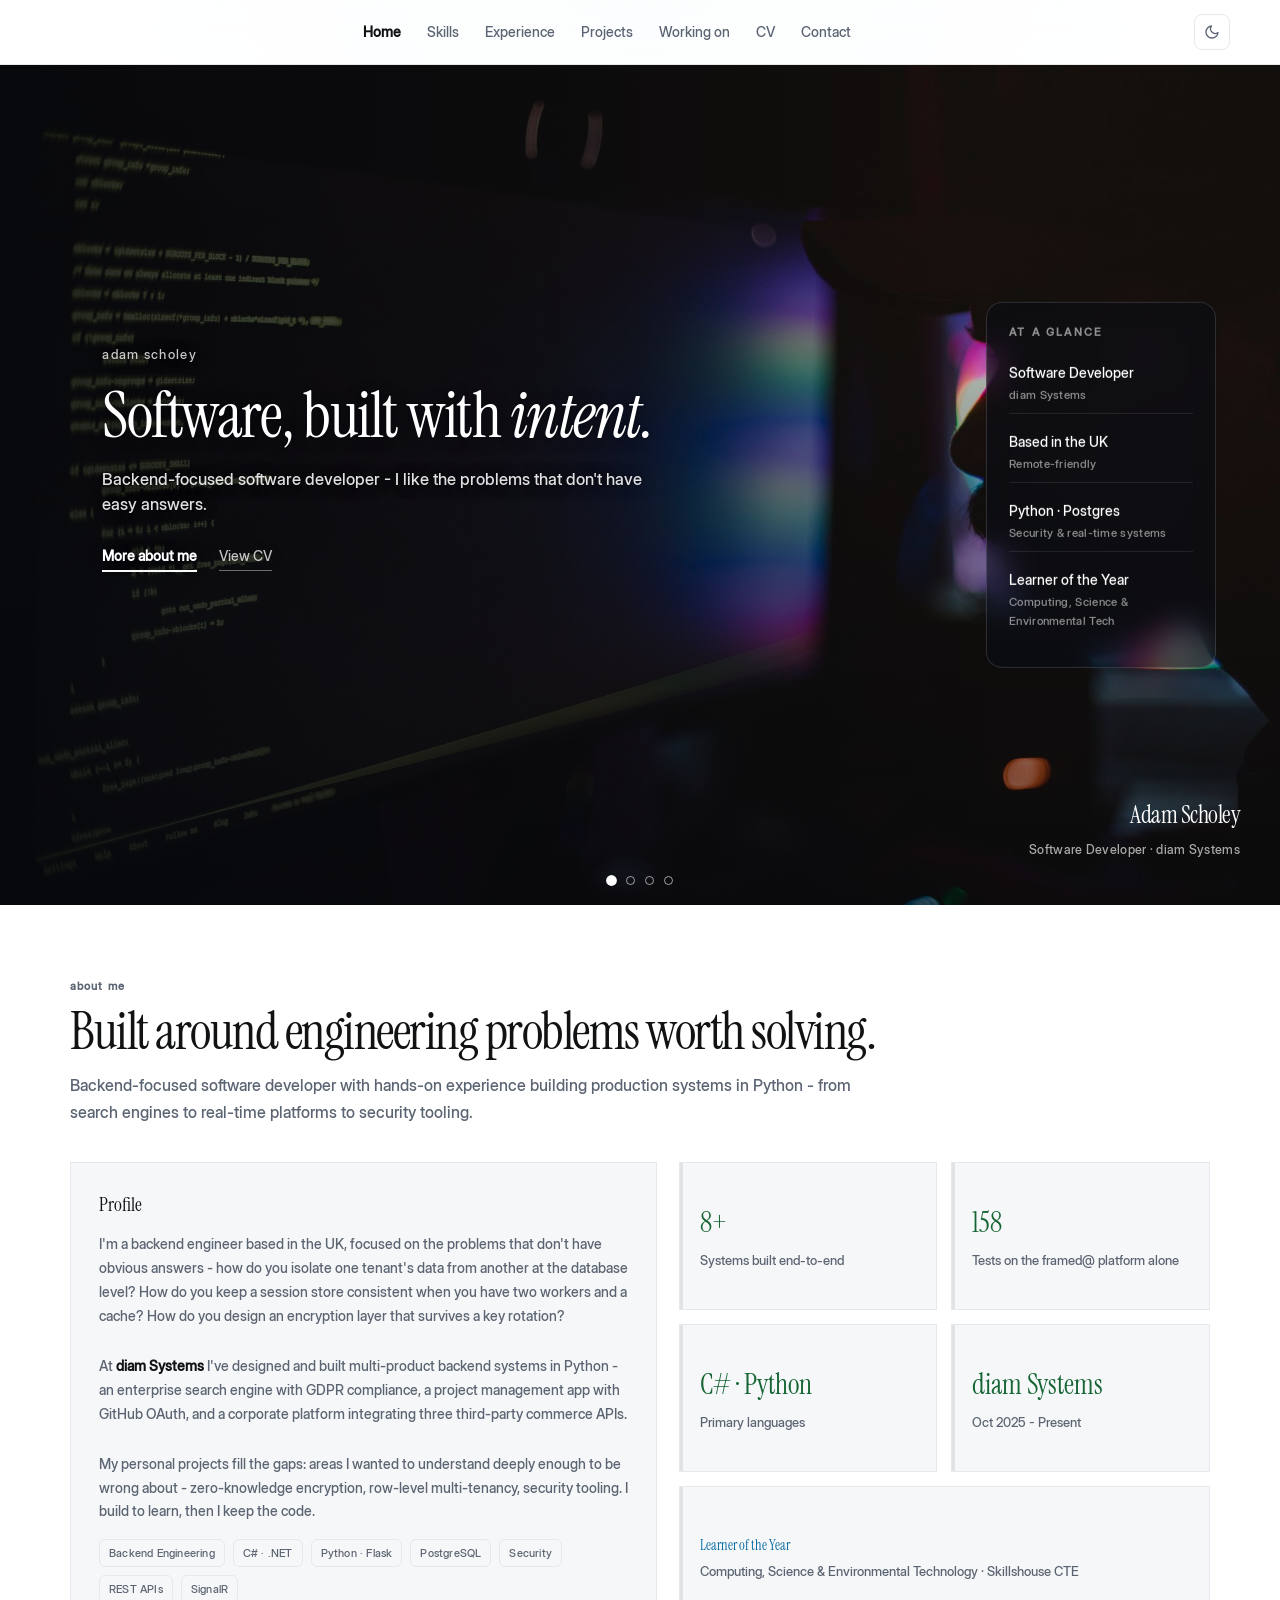
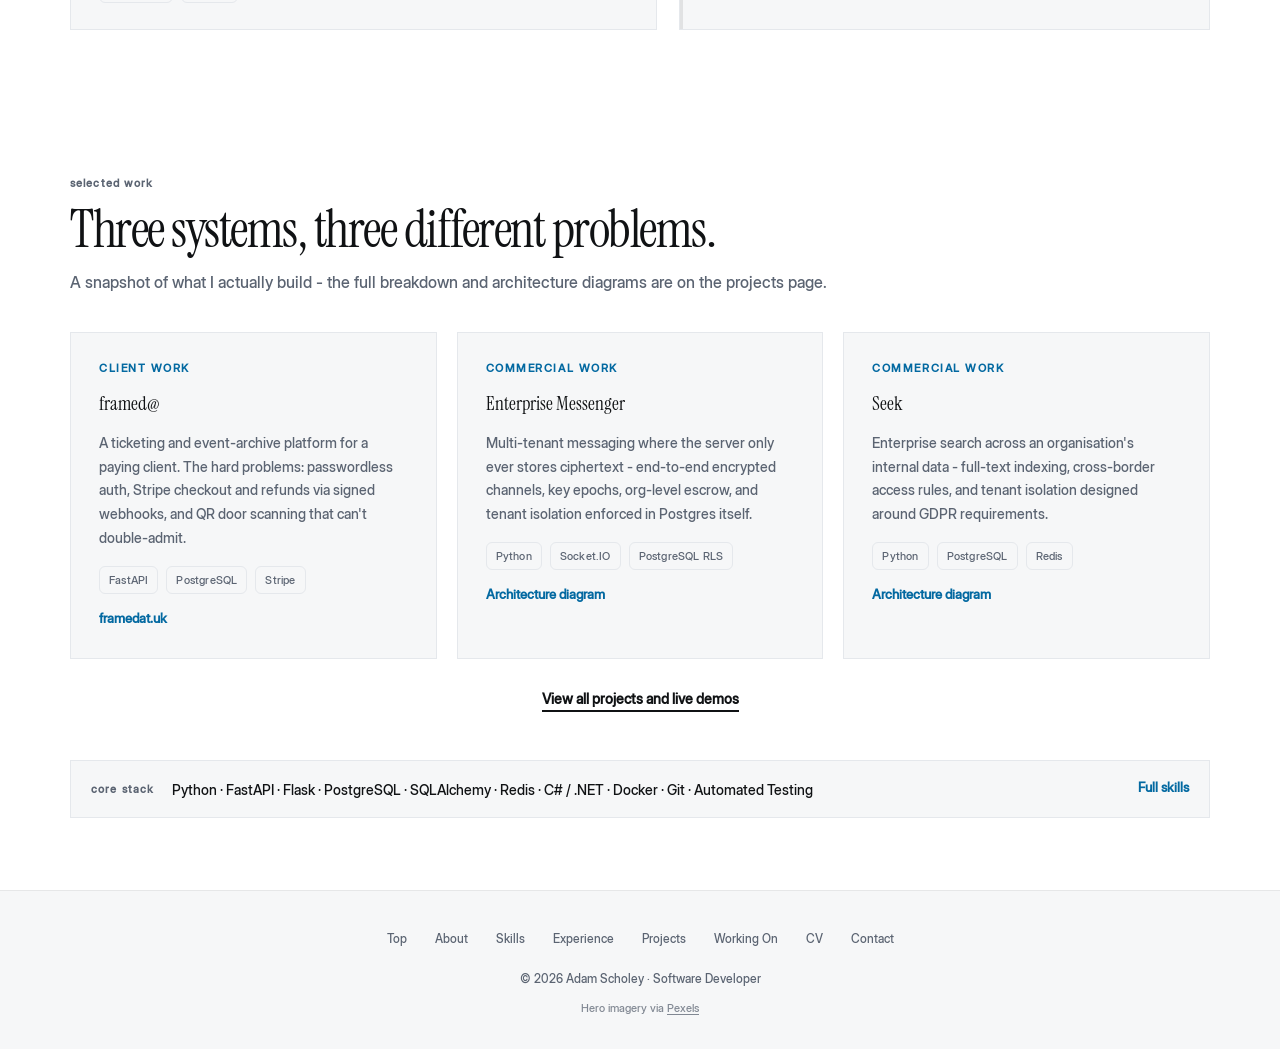
<file: index.html>
<!DOCTYPE html>
<html lang="en" class="js">
<head>
<meta charset="UTF-8">
<meta name="color-scheme" content="light">
<meta name="viewport" content="width=device-width, initial-scale=1.0">
<meta name="description" content="Adam Scholey - backend-focused software developer at diam Systems. Python, FastAPI, PostgreSQL, security and real-time systems. Projects, architecture docs and CV.">
<meta property="og:type" content="website">
<meta property="og:site_name" content="Adam Scholey">
<meta property="og:title" content="Adam Scholey - Backend Software Developer">
<meta property="og:description" content="Adam Scholey - backend-focused software developer at diam Systems. Python, FastAPI, PostgreSQL, security and real-time systems. Projects, architecture docs and CV.">
<meta property="og:url" content="https://adam-scholey.github.io/">
<meta property="og:image" content="https://adam-scholey.github.io/images/og-cover.jpg">
<meta name="twitter:card" content="summary_large_image">
<link rel="canonical" href="https://adam-scholey.github.io/">
<title>Adam Scholey - Backend Software Developer</title>
<link rel="preconnect" href="https://fonts.googleapis.com">
<link rel="preconnect" href="https://fonts.gstatic.com" crossorigin>
<link rel="preload" as="style" href="https://fonts.googleapis.com/css2?family=Space+Grotesk:wght@500&family=Instrument+Serif:ital@0;1&family=Inter:wght@400;500;600;700&family=Instrument+Serif:ital@0;1&display=swap" onload="this.onload=null;this.rel='stylesheet'">
<noscript><link rel="stylesheet" href="https://fonts.googleapis.com/css2?family=Instrument+Serif:ital@0;1&family=Space+Grotesk:wght@500&family=Inter:wght@400;500;600;700&family=Instrument+Serif:ital@0;1&display=swap"></noscript>
<style>
@font-face { font-family:'Inter Display'; src:url('fonts/InterDisplay-Medium.ttf') format('truetype'); font-weight:500; font-style:normal; font-display:swap; }
:root{color-scheme:light;
  --bg:#ffffff;
  --panel:#f6f7f8;
  --panel2:#f6f7f8;
  --text:#101214;
  --muted:#5b6472;
  --soft:#5b6472;
  --gold:#0369a1;
  --gold2:#075985;
  --rose:#166534;
  --rose2:#15803d;
  --cream:#101214;
  --border:#e5e8ec;
  --border-hover:#c3cad2;
  --gold-border:rgba(3,105,161,.45);
  --shadow:none;
  --radius:0px;
}
*{box-sizing:border-box;margin:0;padding:0}
html{scroll-behavior:smooth;scroll-padding-top:80px}
body{
  font-family:'Inter Display','Inter',Arial,sans-serif;
  color:var(--text);
  background:var(--bg);
  line-height:1.65;
  overflow-x:hidden;
}
body::before{
  content:"";
  position:fixed;
  inset:0;
  z-index:-5;
  pointer-events:none;
  background:
    radial-gradient(ellipse at 50% -10%, rgba(3,105,161,.07) 0%, rgba(255,255,255,0) 70%),
    linear-gradient(to right, rgba(16,18,20,.04) 1px, transparent 1px),
    linear-gradient(to bottom, rgba(16,18,20,.04) 1px, transparent 1px);
  background-size:100% 100%, 24px 24px, 24px 24px;
  background-position:0 0, 0 0, 0 0;
}
.orb{
  position:fixed;
  inset:0;
  z-index:-1;
  pointer-events:none;
  background-size:200% 200%;
}
.orb.one{
  background-image:
    radial-gradient(ellipse 65% 55% at 15% 10%,  rgba(183,110,121,.42) 0%, transparent 60%),
    radial-gradient(ellipse 55% 65% at 88% 8%,   rgba(201,185,122,.35) 0%, transparent 60%),
    radial-gradient(ellipse 60% 50% at 50% 95%,  rgba(176,152,80,.30)  0%, transparent 60%),
    radial-gradient(ellipse 50% 50% at 92% 72%,  rgba(183,110,121,.26) 0%, transparent 55%),
    radial-gradient(ellipse 55% 45% at 8%  78%,  rgba(201,185,122,.24) 0%, transparent 55%);
  background-size:200% 200%;
  background-position:0% 0%;
  animation:drift-a 22s ease-in-out infinite alternate;
}
.orb.two{
  background-image:
    radial-gradient(ellipse 60% 50% at 72% 18%,  rgba(183,110,121,.28) 0%, transparent 58%),
    radial-gradient(ellipse 55% 60% at 18% 58%,  rgba(176,152,80,.26)  0%, transparent 58%),
    radial-gradient(ellipse 65% 45% at 82% 88%,  rgba(201,185,122,.24) 0%, transparent 58%);
  background-size:200% 200%;
  background-position:100% 100%;
  animation:drift-b 28s ease-in-out infinite alternate;
}
.orb.three{display:none}
@keyframes drift-a{
  0%  {background-position:0%   0%  }
  25% {background-position:60%  30% }
  50% {background-position:100% 60% }
  75% {background-position:40%  100%}
  100%{background-position:80%  20% }
}
@keyframes drift-b{
  0%  {background-position:100% 100%}
  25% {background-position:30%  70% }
  50% {background-position:0%   40% }
  75% {background-position:70%  0%  }
  100%{background-position:20%  80% }
}
a{color:inherit;text-decoration:none}

/* NAV */
nav{
  position:sticky;
  top:0;
  left:0;
  right:0;
  z-index:1000;
  padding:14px 20px;
  background:rgba(255,255,255,.82);
  border-bottom:1px solid rgba(16,18,20,.09);
  backdrop-filter:blur(12px);
  -webkit-backdrop-filter:blur(12px);
}
.nav-inner{position:relative;
  max-width:1180px;
  margin:auto;
  display:flex;
  align-items:center;
  justify-content:space-between;
  gap:20px;
}
.nav-flat{display:flex;align-items:center;margin:0 auto;gap:22px}
.nav-flat a{font-family:'Space Grotesk','Inter',Arial,sans-serif;color:var(--muted);font-size:14px;font-weight:500;padding:6px 2px;transition:color .18s ease}
.nav-flat a:hover{color:var(--text)}
.nav-flat a.active{color:var(--text);font-weight:600}
.nav-toggle{display:none;background:none;border:none;cursor:pointer;padding:8px;flex-direction:column;gap:5px;margin-left:auto}
.nav-toggle span{display:block;width:22px;height:2px;background:var(--text);transition:transform .25s,opacity .25s}
nav.open .nav-toggle span:nth-child(1){transform:translateY(7px) rotate(45deg)}
nav.open .nav-toggle span:nth-child(2){opacity:0}
nav.open .nav-toggle span:nth-child(3){transform:translateY(-7px) rotate(-45deg)}
.nav-links{display:none;position:absolute;top:calc(100% + 15px);right:0;min-width:250px;background:#fff;border:1px solid var(--border);border-radius:12px;padding:10px;box-shadow:0 18px 44px rgba(16,18,20,.14);flex-direction:column;z-index:1001}
nav.open .nav-links{display:flex}
.nav-links a{font-family:'Space Grotesk','Inter',Arial,sans-serif;color:var(--text);font-size:15px;font-weight:500;padding:10px 14px;border-radius:8px;transition:background-color .15s ease,color .15s ease}
.nav-links a:hover{background:var(--panel)}
.nav-links a.active{color:var(--text);font-weight:600}
.nav-links-foot{display:flex;gap:16px;margin-top:6px;padding:12px 14px 6px;border-top:1px solid var(--border)}
.nav-links-foot a{font-size:12.5px;color:var(--muted);padding:2px 0;border-radius:0}
.nav-links-foot a:hover{background:none;color:var(--text)}

main{position:relative;z-index:2}
section{
  max-width:1180px;
  margin:0 auto;
  padding:72px 20px;
}

/* HERO */
.hero{max-width:none;padding:0;display:block;min-height:0}
.hero-media{position:relative;height:calc(100vh - 60px);height:calc(100svh - 60px);min-height:480px;overflow:hidden;background:#101214;user-select:none;-webkit-user-select:none}
.hero-track{display:flex;height:100%;transition:transform .8s cubic-bezier(.65,0,.35,1);will-change:transform}
.hero-slide{position:relative;flex:0 0 100%;height:100%;overflow:hidden}
.hero-slide img{width:100%;height:100%;object-fit:cover;object-position:center;display:block;-webkit-user-drag:none;user-select:none}
.slide-caption{position:absolute;inset:0;display:flex;flex-direction:column;align-items:flex-start;justify-content:center;text-align:left;color:var(--text);padding:0 8vw;padding-bottom:6vh}
.slide-kicker{font-family:'Space Grotesk','Inter',Arial,sans-serif;font-size:13px;font-weight:500;letter-spacing:.22em;text-transform:uppercase;color:rgba(20,24,30,.6);margin-bottom:16px}
.slide-title{font-family:'Instrument Serif',Georgia,serif;font-weight:400;font-size:clamp(36px,5.2vw,64px);line-height:1.05;letter-spacing:-1.5px;max-width:700px}
.slide-title em{font-style:italic}
.slide-sub{font-size:16.5px;line-height:1.55;color:rgba(20,24,30,.72);max-width:540px;margin-top:18px}
.slide-link{display:inline-block;margin-top:26px;font-family:'Space Grotesk','Inter',Arial,sans-serif;font-size:14px;font-weight:600;color:var(--text);text-decoration:none;border-bottom:2px solid var(--text);padding-bottom:3px}
.slide-cta{display:flex;gap:22px;align-items:baseline;flex-wrap:wrap}
.slide-link.alt{border-bottom-width:1px;opacity:.75;font-weight:500}
.slide-link.alt:hover{opacity:1}
.hero-slide.dark .slide-caption{color:#fff;text-shadow:0 1px 14px rgba(5,7,12,.55),0 0 2px rgba(5,7,12,.4)}
.hero-slide.dark .slide-kicker{color:rgba(255,255,255,.78)}
.hero-slide.dark .slide-sub{color:rgba(255,255,255,.88)}
.hero-slide.dark .slide-link{color:#fff;border-color:#fff}
.hero-slide.dark .slide-link.alt{border-color:rgba(255,255,255,.55)}
.hero-facts{position:absolute;right:5vw;top:50%;transform:translateY(-50%);z-index:3;width:230px;background:rgba(10,14,22,.55);backdrop-filter:blur(14px);-webkit-backdrop-filter:blur(14px);border:1px solid rgba(255,255,255,.14);border-radius:16px;padding:20px 22px;color:#fff}
.hero-facts .f-title{font-family:'Space Grotesk','Inter',Arial,sans-serif;font-size:11px;font-weight:600;letter-spacing:.2em;text-transform:uppercase;color:rgba(255,255,255,.55);margin-bottom:12px}
.hero-facts ul{list-style:none;padding:0;margin:0}
.hero-facts li{font-size:14px;padding:8px 0;border-bottom:1px solid rgba(255,255,255,.1)}
.hero-facts li:last-child{border-bottom:none}
.hero-facts li span{display:block;font-size:11.5px;color:rgba(255,255,255,.55);letter-spacing:.3px;margin-top:2px}
.hero-dots{position:absolute;bottom:20px;left:50%;transform:translateX(-50%);display:flex;gap:10px;z-index:3}
.hero-dot{width:9px;height:9px;border-radius:50%;border:1.5px solid rgba(255,255,255,.6);background:transparent;padding:0;cursor:pointer;transition:background .3s ease,transform .3s ease}
.hero-dot.active{background:#fff;transform:scale(1.2)}
.hero-dot:focus-visible{outline:2px solid #fff;outline-offset:2px}
.hero-shade{position:absolute;inset:0;background:linear-gradient(to right,rgba(5,7,12,.82) 0%,rgba(5,7,12,.55) 38%,rgba(5,7,12,.22) 62%,transparent 80%),linear-gradient(to top,rgba(5,7,12,.55) 0%,rgba(5,7,12,.18) 40%,transparent 70%)}
.hero-caption{position:absolute;left:0;right:0;bottom:0;padding:44px 40px;display:flex;justify-content:flex-end;align-items:flex-end;gap:24px}
.hero-plate{text-align:right;color:#fff;flex-shrink:0}
.hero-plate strong{display:block;font-family:'Instrument Serif',Georgia,serif;font-weight:400;font-size:24px;letter-spacing:-.5px}
.hero-plate span{font-size:12.5px;color:rgba(255,255,255,.65);letter-spacing:.3px}

/* SECTION HEADS */
.section-head{margin-bottom:36px}
.kicker{
  color:var(--gold);
  font-size:11px;
  font-weight:600;
  text-transform:uppercase;
  letter-spacing:2.5px;
  margin-bottom:10px;
}
h2{
  font-family:'Instrument Serif',Georgia,serif;
  font-weight:400;
  font-size:clamp(32px,5vw,52px);
  line-height:1.05;
  letter-spacing:-1.5px;
  margin-bottom:12px;
}
.subtitle{
  color:var(--muted);
  max-width:800px;
  font-size:16px;
  line-height:1.7;
}

/* CARDS */
.grid-2{display:grid;grid-template-columns:1.05fr .95fr;gap:22px}
.grid-3{display:grid;grid-template-columns:repeat(3,minmax(0,1fr));gap:20px}

.card,.proj-card,.repo-card{
  background:var(--panel);
  border:1px solid var(--border);
  border-radius:0;
  padding:26px 26px 26px 28px;
  transition:transform .2s ease,border-color .2s ease;
  position:relative;
  overflow:hidden;
}
@keyframes card-shine{
  0%,55%{transform:translateX(-120%)}
  100%{transform:translateX(120%)}
}
.card:hover,.proj-card:hover,.repo-card:hover{
  transform:translateY(-2px);
  border-color:var(--border-hover);
}
.tl-item{
  background:var(--panel);
  border:1px solid var(--border);
  border-radius:0;
  padding:26px 26px 26px 28px;
  position:relative;
  margin-bottom:22px;
  overflow:visible;
}
.card h3,.proj-card h3{
  color:var(--text);
  font-family:'Instrument Serif',Georgia,serif;
  font-weight:400;
  font-size:19px;
  margin-bottom:12px;
}
.repo-card h3{
  color:var(--gold);
  font-size:15px;
  font-weight:600;
  margin-bottom:10px;
}
.card p,.proj-card p,.repo-card p,.tl-item li{color:var(--muted);font-size:14px;line-height:1.7}
ul{padding-left:18px}
li{margin-bottom:8px}
.tags{display:flex;flex-wrap:wrap;gap:8px;margin-top:16px}
.tag{
  color:var(--soft);
  border:1px solid var(--border);
  border-radius:6px;
  padding:4px 9px;
  font-size:11px;
  letter-spacing:.2px;
  font-weight:500;
}
.work-label{font-size:11px;font-weight:600;letter-spacing:.14em;text-transform:uppercase;color:var(--gold);margin-bottom:10px}
.card-link{display:inline-block;margin-top:14px;font-family:'Space Grotesk','Inter',Arial,sans-serif;font-size:13px;font-weight:600;color:var(--gold);text-decoration:none;border-bottom:1px solid transparent;padding-bottom:2px}
.card-link:hover{border-color:var(--gold)}
.more-link{margin-top:26px;text-align:center}
.more-link a{font-family:'Space Grotesk','Inter',Arial,sans-serif;font-size:14px;font-weight:600;color:var(--text);text-decoration:none;border-bottom:2px solid var(--text);padding-bottom:3px}
.stack-strip{margin-top:48px;display:flex;align-items:center;gap:18px;flex-wrap:wrap;border:1px solid var(--border);background:var(--panel);padding:16px 20px}
.stack-label{font-family:'Space Grotesk','Inter',Arial,sans-serif;font-size:11px;font-weight:600;letter-spacing:.18em;text-transform:uppercase;color:var(--soft)}
.stack-items{font-size:14px;color:var(--text);flex:1;min-width:220px}
.stack-strip .card-link{margin-top:0;flex-shrink:0}

/* STAT CARDS */
.stat-grid{display:grid;grid-template-columns:repeat(2,minmax(0,1fr));gap:14px}
.stat-card{
  border-radius:0;
  padding:20px;
  border:1px solid var(--border);
  background:var(--panel);
  min-height:110px;
  display:flex;
  flex-direction:column;
  justify-content:center;
  transition:transform .2s ease,border-color .2s ease;
  position:relative;overflow:hidden;
}
.stat-card::after{content:"";position:absolute;left:0;top:0;bottom:0;width:3px;background:rgba(16,18,20,.09);transition:background .2s ease}
.stat-card:hover{transform:translateY(-2px);border-color:var(--border-hover)}
.stat-card:hover::after{background:var(--rose)}
.stat-card strong{
  color:var(--rose);
  font-family:'Instrument Serif',Georgia,serif;
  font-weight:400;
  font-size:28px;
  margin-bottom:4px;
}
.stat-card span{color:var(--muted);font-size:13px}

/* ICON */
.icon{
  width:44px;height:44px;
  display:grid;place-items:center;
  border-radius:10px;
  background:rgba(16,18,20,.04);
  border:1px solid var(--border);
  font-size:22px;
  margin-bottom:14px;
}

/* SKILL LIST */
.skill-list{list-style:none;padding-left:0}
.skill-list li{padding-left:20px;position:relative;font-size:14px;color:var(--muted)}
.skill-list li::before{content:"";position:absolute;left:0;top:9px;width:5px;height:5px;background:var(--gold)}

/* TIMELINE */
.timeline{position:relative;padding-left:28px}
.timeline::before{
  content:"";position:absolute;left:0;top:0;bottom:0;width:2px;
  background:linear-gradient(180deg,var(--gold),var(--rose),transparent);
}
.tl-item::before{
  content:"";position:absolute;left:-37px;top:28px;
  width:12px;height:12px;border-radius:999px;
  background:var(--bg);border:2px solid var(--gold);
}
.tl-date{color:var(--gold);font-size:12px;font-weight:600;margin-bottom:6px;letter-spacing:.3px}
.tl-role{font-family:'Space Grotesk','Inter',Arial,sans-serif;font-size:20px;margin-bottom:2px}
.tl-place{color:var(--rose);font-size:13px;margin-bottom:12px}

/* CONTACT */
.contact-panel{
  text-align:center;
  padding:50px 28px;
  background:var(--panel);
  border:1px solid var(--border);
  border-radius:var(--radius);
  position:relative;overflow:hidden;
}
.contact-links{
  display:flex;justify-content:center;flex-wrap:wrap;gap:14px;margin-top:28px;
}
.contact-links a{
  min-width:200px;padding:20px 20px 16px;
  border-radius:0;border:1px solid var(--border);
  background:var(--panel2);
  transition:transform .2s ease,border-color .2s ease;
  font-size:14px;font-weight:500;color:var(--text);
}
.contact-links a:hover{transform:translateY(-2px);border-color:var(--border-hover)}
.contact-icon{
  display:block;
  margin-bottom:12px;
  line-height:1;
}
.small{color:var(--soft);font-size:11px;margin-top:3px;display:block}

/* FOOTER */
footer{
  position:relative;z-index:2;
  border-top:1px solid rgba(16,18,20,.07);
  background:#f6f7f8;
  padding:32px 20px;
  text-align:center;
}
.footer-nav{display:flex;justify-content:center;flex-wrap:wrap;gap:12px;margin-bottom:14px}
.footer-nav a{color:var(--soft);font-size:12px;padding:6px 8px;transition:color .2s}
.footer-nav a:hover{color:var(--gold)}
.img-credits{color:var(--soft);font-size:11px;margin-top:10px;opacity:.75}
.img-credits a{color:inherit;text-decoration:underline;text-underline-offset:2px}
.img-credits a:hover{color:var(--gold)}

/* REVEAL */
.reveal{opacity:1;transform:none}
.js .reveal{opacity:0;transform:translateY(24px);transition:opacity .7s ease,transform .7s ease}
.js .reveal.visible{opacity:1;transform:translateY(0)}

@media(max-width:960px){
  .grid-2,.grid-3{grid-template-columns:1fr}
}
@media(max-width:720px){
  .nav-inner{flex-direction:row;align-items:center}
  .nav-flat{display:none}
  .nav-toggle{display:flex}
  .nav-links{left:0;right:0;min-width:0;border-radius:0;border-left:none;border-right:none}
  .nav-links a{padding:11px 8px;font-size:17px}
  section{padding:60px 16px}
  .hero{padding:0}
  .hero-media{height:calc(100svh - 60px);min-height:0}
  .hero-caption{flex-direction:column;align-items:flex-start;gap:14px;padding:28px 20px}
  .hero-dots{bottom:auto;top:18px}
  .hero-facts{display:none}
  .slide-caption{padding:0 24px;padding-bottom:10vh}
  .hero-plate{text-align:left}
  .stat-grid{grid-template-columns:1fr}
  .contact-links a{width:100%}
}
/* PAGE VEIL */
.page-veil{position:fixed;inset:0;z-index:2000;background:var(--bg);opacity:0;pointer-events:none;transition:opacity .35s cubic-bezier(.4,0,.2,1)}
.js .page-veil{opacity:1}
.js .page-veil.ready{opacity:0}
@media (prefers-reduced-motion: reduce){
  .js .reveal,.js .reveal.visible{opacity:1;transform:none;transition:none}
  html{scroll-behavior:auto}
  .page-veil{transition:none}
  .js .page-veil{opacity:0}
  .hero-track{transition:none}
  .card,.proj-card,.repo-card,.stat-card,.contact-links a{transition:border-color .2s ease}
  .card:hover,.proj-card:hover,.repo-card:hover,.stat-card:hover,.contact-links a:hover{transform:none}
}
a:focus-visible,button:focus-visible,input:focus-visible,[tabindex]:focus-visible{outline:2px solid var(--gold);outline-offset:2px;border-radius:4px}
</style>
<link rel="stylesheet" href="theme.css">
<script src="theme.js"></script>
<script>document.documentElement.classList.add("js")</script>
</head>
<body>
<div class="page-veil" aria-hidden="true"></div>
<!-- background orbs removed -->

<nav>
  <div class="nav-inner">
    <div class="nav-flat">
      <a href="#home" class="active">Home</a><a href="skills.html">Skills</a><a href="experience.html">Experience</a><a href="projects.html">Projects</a><a href="now.html">Working on</a><a href="cv.html">CV</a><a href="contact.html">Contact</a>
    </div>
    <div class="nav-links">
      <a href="#home" class="active">Home</a>
      <a href="skills.html">Skills</a>
      <a href="experience.html">Experience</a>
      <a href="projects.html">Projects</a>
      <a href="diagrams.html">Docs &amp; architecture</a>
      <a href="now.html">Working on</a>
      <a href="cv.html">CV</a>
      <a href="contact.html">Contact</a>
      <div class="nav-links-foot">
        <a href="https://github.com/adam-scholey" target="_blank" rel="noopener">github</a>
        <a href="https://www.linkedin.com/in/adam-scholey-8306892b0/" target="_blank" rel="noopener">linkedin</a>
        <a href="mailto:adamscholey25@gmail.com">email</a>
      </div>
    </div>
    <button class="theme-toggle" id="theme-toggle" type="button" aria-label="Toggle dark mode" title="Toggle dark mode"><svg class="icon-moon" viewBox="0 0 24 24" fill="none" stroke="currentColor" stroke-width="2" stroke-linecap="round" stroke-linejoin="round" aria-hidden="true"><path d="M21 12.79A9 9 0 1 1 11.21 3 7 7 0 0 0 21 12.79z"/></svg><svg class="icon-sun" viewBox="0 0 24 24" fill="none" stroke="currentColor" stroke-width="2" stroke-linecap="round" aria-hidden="true"><circle cx="12" cy="12" r="4"/><path d="M12 2v2M12 20v2M4.9 4.9l1.4 1.4M17.7 17.7l1.4 1.4M2 12h2M20 12h2M4.9 19.1l1.4-1.4M17.7 6.3l1.4-1.4"/></svg></button>
    <button class="nav-toggle" id="nav-toggle" aria-label="Menu" aria-expanded="false"><span></span><span></span><span></span></button>
  </div>
</nav>

<main id="top"><section id="home" class="hero">
    <div class="hero-media">
      <div class="hero-track">
        <div class="hero-slide dark">
          <img src="images/hero-dev.jpg" decoding="async" fetchpriority="high" alt="Software developer working at a multi-monitor setup in a dimly lit room">
          <div class="hero-shade"></div>
          <div class="slide-caption">
            <div class="slide-kicker">Adam Scholey</div>
            <h1 class="slide-title">Software, built with <em>intent.</em></h1>
            <div class="slide-sub">Backend-focused software developer - I like the problems that don't have easy answers.</div>
            <div class="slide-cta">
              <a class="slide-link" href="#about">More about me</a>
              <a class="slide-link alt" href="cv.html">View CV</a>
            </div>
          </div>
        </div>
        <div class="hero-slide dark">
          <img src="images/hero-server.jpg" decoding="async" alt="Server racks lining a dark data center corridor">
          <div class="hero-shade"></div>
          <div class="slide-caption">
            <div class="slide-kicker">Backend Engineering</div>
            <div class="slide-title">Systems that hold up in production.</div>
            <div class="slide-sub">Multi-tenant platforms, real-time sync and search - built to survive real users, not just demos.</div>
            <a class="slide-link" href="projects.html">View projects</a>
          </div>
        </div>
        <div class="hero-slide dark">
          <img src="images/hero-security.jpg" decoding="async" alt="Cybersecurity interface displaying protected system data on a screen">
          <div class="hero-shade"></div>
          <div class="slide-caption">
            <div class="slide-kicker">Security</div>
            <div class="slide-title">Built in, not bolted on.</div>
            <div class="slide-sub">Encryption, tenant isolation and session consistency - designed in from day one, not patched on later.</div>
            <a class="slide-link" href="diagrams.html">See the architecture</a>
          </div>
        </div>
        <div class="hero-slide dark">
          <img src="images/hero-office.jpg" decoding="async" alt="Developers collaborating on computers in a modern tech office">
          <div class="hero-shade"></div>
          <div class="slide-caption">
            <div class="slide-kicker">Currently</div>
            <div class="slide-title">Engineering at diam Systems.</div>
            <div class="slide-sub">Working across ticketing, infrastructure and product engineering on the diam suite.</div>
            <a class="slide-link" href="now.html">What I'm working on</a>
          </div>
        </div>
      </div>
      <div class="hero-caption">
        <div class="hero-plate">
          <strong>Adam Scholey</strong>
          <span>Software Developer · diam Systems</span>
        </div>
      </div>
      <aside class="hero-facts" aria-label="Quick facts">
        <div class="f-title">At a glance</div>
        <ul>
          <li>Software Developer<span>diam Systems</span></li>
          <li>Based in the UK<span>Remote-friendly</span></li>
          <li>Python · Postgres<span>Security &amp; real-time systems</span></li>
          <li>Learner of the Year<span>Computing, Science &amp; Environmental Tech</span></li>
        </ul>
      </aside>
      <div class="hero-dots">
        <button class="hero-dot active" type="button" aria-label="Go to slide 1"></button>
        <button class="hero-dot" type="button" aria-label="Go to slide 2"></button>
        <button class="hero-dot" type="button" aria-label="Go to slide 3"></button>
        <button class="hero-dot" type="button" aria-label="Go to slide 4"></button>
      </div>
    </div>
  </section>

  <section id="about" class="reveal">
    <div class="section-head">
      <div class="kicker">About Me</div>
      <h2>Built around engineering problems worth solving.</h2>
      <p class="subtitle">Backend-focused software developer with hands-on experience building production systems in Python - from search engines to real-time platforms to security tooling.</p>
    </div>
    <div class="grid-2">
      <div class="card">
        <h3>Profile</h3>
        <p>I'm a backend engineer based in the UK, focused on the problems that don't have obvious answers - how do you isolate one tenant's data from another at the database level? How do you keep a session store consistent when you have two workers and a cache? How do you design an encryption layer that survives a key rotation?</p>
        <br>
        <p>At <strong style="color:var(--text)">diam Systems</strong> I've designed and built multi-product backend systems in Python - an enterprise search engine with GDPR compliance, a project management app with GitHub OAuth, and a corporate platform integrating three third-party commerce APIs.</p>
        <br>
        <p>My personal projects fill the gaps: areas I wanted to understand deeply enough to be wrong about - zero-knowledge encryption, row-level multi-tenancy, security tooling. I build to learn, then I keep the code.</p>
        <div class="tags">
          <span class="tag">Backend Engineering</span>
          <span class="tag">C# · .NET</span>
          <span class="tag">Python · Flask</span>
          <span class="tag">PostgreSQL</span>
          <span class="tag">Security</span>
          <span class="tag">REST APIs</span>
          <span class="tag">SignalR</span>
        </div>
      </div>
      <div class="stat-grid">
        <div class="stat-card"><strong>8+</strong><span>Systems built end-to-end</span></div>
        <div class="stat-card"><strong>158</strong><span>Tests on the framed@ platform alone</span></div>
        <div class="stat-card"><strong>C# · Python</strong><span>Primary languages</span></div>
        <div class="stat-card"><strong>diam Systems</strong><span>Oct 2025 - Present</span></div>
        <div class="stat-card" style="grid-column:1/-1">
          <strong style="font-size:14px;color:var(--gold)">Learner of the Year</strong>
          <span>Computing, Science &amp; Environmental Technology · Skillshouse CTE</span>
        </div>
      </div>
    </div>
  </section>

  <section id="work" class="reveal">
    <div class="section-head">
      <div class="kicker">Selected Work</div>
      <h2>Three systems, three different problems.</h2>
      <p class="subtitle">A snapshot of what I actually build - the full breakdown and architecture diagrams are on the projects page.</p>
    </div>
    <div class="grid-3">
      <div class="card">
        <div class="work-label">Client work</div>
        <h3>framed@</h3>
        <p>A ticketing and event-archive platform for a paying client. The hard problems: passwordless auth, Stripe checkout and refunds via signed webhooks, and QR door scanning that can't double-admit.</p>
        <div class="tags">
          <span class="tag">FastAPI</span><span class="tag">PostgreSQL</span><span class="tag">Stripe</span>
        </div>
        <a class="card-link" href="https://framedat.uk" target="_blank" rel="noopener">framedat.uk</a>
      </div>
      <div class="card">
        <div class="work-label">Commercial work</div>
        <h3>Enterprise Messenger</h3>
        <p>Multi-tenant messaging where the server only ever stores ciphertext - end-to-end encrypted channels, key epochs, org-level escrow, and tenant isolation enforced in Postgres itself.</p>
        <div class="tags">
          <span class="tag">Python</span><span class="tag">Socket.IO</span><span class="tag">PostgreSQL RLS</span>
        </div>
        <a class="card-link" href="diagrams.html?project=messenger">Architecture diagram</a>
      </div>
      <div class="card">
        <div class="work-label">Commercial work</div>
        <h3>Seek</h3>
        <p>Enterprise search across an organisation's internal data - full-text indexing, cross-border access rules, and tenant isolation designed around GDPR requirements.</p>
        <div class="tags">
          <span class="tag">Python</span><span class="tag">PostgreSQL</span><span class="tag">Redis</span>
        </div>
        <a class="card-link" href="diagrams.html?project=seek">Architecture diagram</a>
      </div>
    </div>
    <p class="more-link"><a href="projects.html">View all projects and live demos</a></p>

    <div class="stack-strip">
      <span class="stack-label">Core stack</span>
      <span class="stack-items">Python · FastAPI · Flask · PostgreSQL · SQLAlchemy · Redis · C# / .NET · Docker · Git · Automated Testing</span>
      <a class="card-link" href="skills.html">Full skills</a>
    </div>
  </section>

  </main>

<footer>
  <div class="footer-nav">
    <a href="#top">Top</a>
    <a href="index.html">About</a>
    <a href="skills.html">Skills</a>
    <a href="experience.html">Experience</a>
    <a href="projects.html">Projects</a>
    <a href="now.html">Working On</a>
    <a href="cv.html">CV</a>
    <a href="contact.html">Contact</a>
  </div>
  <p style="color:var(--soft);font-size:12px">© <span id="year">2026</span> Adam Scholey · Software Developer</p>
  <p class="img-credits">Hero imagery via <a href="https://www.pexels.com">Pexels</a></p>
</footer>

<script>
document.documentElement.classList.add("js");

const reveals=document.querySelectorAll(".reveal");
const observer=new IntersectionObserver(function(entries){
  entries.forEach(function(entry){
    if(entry.isIntersecting){entry.target.classList.add("visible");observer.unobserve(entry.target)}
  });
},{threshold:.1,rootMargin:"0px 0px -50px 0px"});
reveals.forEach(function(s){observer.observe(s)});

// Active nav highlighting on scroll
const navLinks=document.querySelectorAll(".nav-flat a,.nav-links a");
const sections=document.querySelectorAll("section[id]");
function setActiveNav(){
  const threshold=120;
  let current="";
  sections.forEach(function(section){
    if(section.getBoundingClientRect().top<=threshold) current=section.id;
  });
  navLinks.forEach(function(link){
    link.classList.remove("active");
    if(link.getAttribute("href")==="#"+current) link.classList.add("active");
  });
}
let ticking=false;
window.addEventListener("scroll",function(){
  if(!ticking){
    requestAnimationFrame(function(){
      setActiveNav();
      ticking=false;
    });
    ticking=true;
  }
},{passive:true});
setActiveNav();

// Mobile nav toggle
const navToggle=document.getElementById("nav-toggle");
if(navToggle){navToggle.addEventListener("click",function(){document.querySelector("nav").classList.toggle("open")})}
document.querySelectorAll(".nav-links a").forEach(function(l){l.addEventListener("click",function(){document.querySelector("nav").classList.remove("open")})});
document.addEventListener("click",function(e){var nav=document.querySelector("nav");if(nav&&nav.classList.contains("open")&&!nav.contains(e.target))nav.classList.remove("open")});
document.addEventListener("keydown",function(e){if(e.key==="Escape"){var nav=document.querySelector("nav");if(nav)nav.classList.remove("open")}});

document.getElementById("year").textContent=new Date().getFullYear();
</script>
<script>
// Page transitions: veil fades in over outgoing page, fades out once the
// destination is ready. Timing: FADE_MS (350ms) matches the .page-veil CSS.
var veil=document.querySelector(".page-veil");
var FADE_MS=350;
var navTimer=null;
var reducedMotion=window.matchMedia("(prefers-reduced-motion: reduce)").matches;
function veilIn(){if(veil){requestAnimationFrame(function(){requestAnimationFrame(function(){veil.classList.add("ready")})})}}
function veilOut(){if(veil){veil.classList.remove("ready")}}
veilIn();
window.addEventListener("pageshow",function(){navTimer=null;veilIn()});
document.addEventListener("click",function(e){
  if(e.defaultPrevented||e.button!==0||e.metaKey||e.ctrlKey||e.shiftKey||e.altKey||navTimer)return;
  var a=e.target.closest("a[href]");
  if(!a||a.target||a.hasAttribute("download"))return;
  var h=a.getAttribute("href");
  if(!h||h.charAt(0)==="#"||h.indexOf("mailto:")===0||h.indexOf("tel:")===0||h.indexOf("javascript:")===0)return;
  var u;
  try{u=new URL(h,location.href)}catch(err){return}
  if(u.origin!==location.origin||u.href===location.href)return;
  e.preventDefault();
  if(reducedMotion){location.href=u.href;return}
  veilOut();
  navTimer=setTimeout(function(){location.href=u.href},FADE_MS);
  setTimeout(function(){if(navTimer&&document.visibilityState==="visible"){navTimer=null;veilIn()}},3000);
});

// Prefetch eligible internal pages on hover/touch
var prefetched={};
function prefetchPage(h){
  if(prefetched[h])return;
  prefetched[h]=true;
  var l=document.createElement("link");l.rel="prefetch";l.href=h;document.head.appendChild(l);
}
function maybePrefetch(e){
  var t=e.target&&e.target.closest?e.target.closest("a[href]"):null;
  if(!t||t.target||t.hasAttribute("download"))return;
  var h=t.getAttribute("href");
  if(!h||h.charAt(0)==="#"||h.indexOf("mailto:")===0||h.indexOf("tel:")===0||h.indexOf("javascript:")===0)return;
  try{var u=new URL(h,location.href);if(u.origin===location.origin)prefetchPage(u.href)}catch(err){/* malformed URL - skip prefetch */}
}
document.addEventListener("pointerover",maybePrefetch,{passive:true});
document.addEventListener("touchstart",maybePrefetch,{passive:true});

// Hero carousel: manual swipe/dots. Clone of slide 1 makes the
// forward loop seamless - on reaching it we snap back to 0.
var heroTrack=document.querySelector(".hero-track");
var heroMedia=document.querySelector(".hero-media");
var heroSlides=document.querySelectorAll(".hero-slide");
var heroDots=document.querySelectorAll(".hero-dot");
var heroIdx=0;
if(heroTrack&&heroSlides.length>1)heroTrack.appendChild(heroSlides[0].cloneNode(true));
function heroGo(i,instant){
  if(!heroTrack)return;
  heroIdx=i;
  if(instant)heroTrack.style.transition="none";
  heroTrack.style.transform="translateX(-"+(i*100)+"%)";
  if(instant){if(heroTrack.offsetWidth)heroTrack.style.transition=""}
  var d=i%heroSlides.length;
  heroDots.forEach(function(dt,j){dt.classList.toggle("active",j===d)});
}
if(heroTrack)heroTrack.addEventListener("transitionend",function(){if(heroIdx===heroSlides.length)heroGo(0,true)});
heroDots.forEach(function(d,i){d.addEventListener("click",function(){heroGo(i)})});
// touch/mouse swipe with live tracking
var dragX=null,dragDX=0;
if(heroMedia){
  heroMedia.style.touchAction="pan-y";
  heroMedia.addEventListener("pointerdown",function(e){
    if(e.target.closest("button,a"))return;
    dragX=e.clientX;dragDX=0;
    heroTrack.style.transition="none";
    heroMedia.setPointerCapture(e.pointerId);
  });
  heroMedia.addEventListener("pointermove",function(e){
    if(dragX===null)return;
    dragDX=e.clientX-dragX;
    heroTrack.style.transform="translateX(calc(-"+(heroIdx*100)+"% + "+dragDX+"px))";
  });
  var dragEnd=function(){
    if(dragX===null)return;
    heroTrack.style.transition="";
    var w=heroMedia.offsetWidth;
    if(dragDX<-w*.12&&heroIdx<heroSlides.length)heroGo(heroIdx+1);
    else if(dragDX>w*.12&&heroIdx>0)heroGo(heroIdx-1);
    else heroGo(heroIdx);
    dragX=null;dragDX=0;
  };
  heroMedia.addEventListener("pointerup",dragEnd);
  heroMedia.addEventListener("pointercancel",dragEnd);
}
</script>
</body>
</html>
</file>
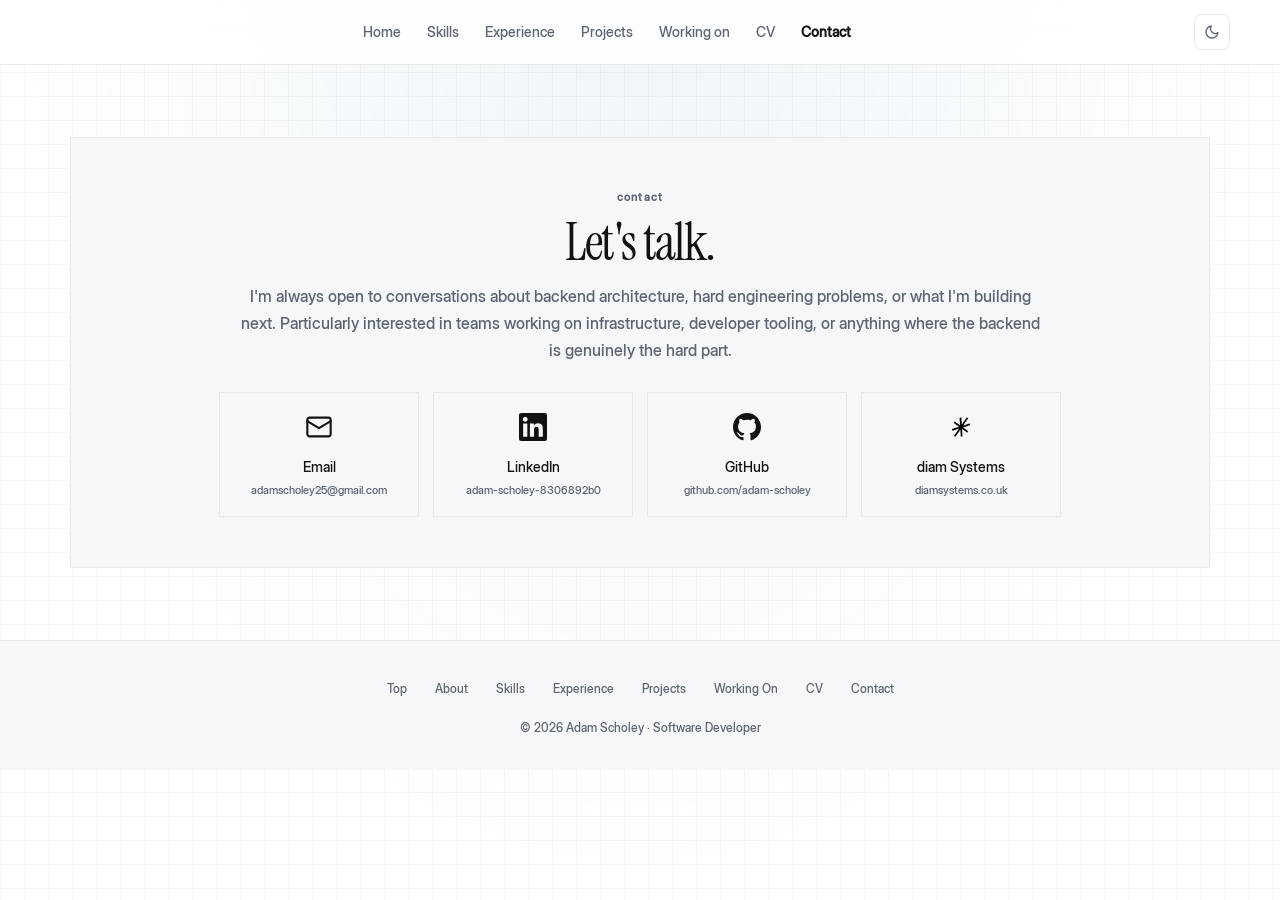
<file: contact.html>
<!DOCTYPE html>
<html lang="en" class="js">
<head>
<meta charset="UTF-8">
<meta name="color-scheme" content="light">
<meta name="viewport" content="width=device-width, initial-scale=1.0">
<meta name="description" content="Get in touch with Adam Scholey - software developer open to backend development roles and projects.">
<meta property="og:type" content="website">
<meta property="og:site_name" content="Adam Scholey">
<meta property="og:title" content="Contact - Adam Scholey">
<meta property="og:description" content="Get in touch with Adam Scholey - software developer open to backend development roles and projects.">
<meta property="og:url" content="https://adam-scholey.github.io/contact.html">
<meta property="og:image" content="https://adam-scholey.github.io/images/og-cover.jpg">
<meta name="twitter:card" content="summary_large_image">
<link rel="canonical" href="https://adam-scholey.github.io/contact.html">
<title>Contact - Adam Scholey</title>
<link rel="preconnect" href="https://fonts.googleapis.com">
<link rel="preconnect" href="https://fonts.gstatic.com" crossorigin>
<link rel="preload" as="style" href="https://fonts.googleapis.com/css2?family=Space+Grotesk:wght@500&family=Instrument+Serif:ital@0;1&family=Inter:wght@400;500;600;700&family=Instrument+Serif:ital@0;1&display=swap" onload="this.onload=null;this.rel='stylesheet'">
<noscript><link rel="stylesheet" href="https://fonts.googleapis.com/css2?family=Instrument+Serif:ital@0;1&family=Space+Grotesk:wght@500&family=Inter:wght@400;500;600;700&family=Instrument+Serif:ital@0;1&display=swap"></noscript>
<style>
@font-face { font-family:'Inter Display'; src:url('fonts/InterDisplay-Medium.ttf') format('truetype'); font-weight:500; font-style:normal; font-display:swap; }
:root{color-scheme:light;
  --bg:#ffffff;
  --panel:#f6f7f8;
  --panel2:#f6f7f8;
  --text:#101214;
  --muted:#5b6472;
  --soft:#5b6472;
  --gold:#0369a1;
  --gold2:#075985;
  --rose:#166534;
  --rose2:#15803d;
  --cream:#101214;
  --border:#e5e8ec;
  --border-hover:#c3cad2;
  --gold-border:rgba(3,105,161,.45);
  --shadow:none;
  --radius:0px;
}
*{box-sizing:border-box;margin:0;padding:0}
html{scroll-behavior:smooth;scroll-padding-top:80px}
body{
  font-family:'Inter Display','Inter',Arial,sans-serif;
  color:var(--text);
  background:var(--bg);
  line-height:1.65;
  overflow-x:hidden;
}
body::before{
  content:"";
  position:fixed;
  inset:0;
  z-index:-5;
  pointer-events:none;
  background:
    radial-gradient(ellipse at 50% -10%, rgba(3,105,161,.07) 0%, rgba(255,255,255,0) 70%),
    linear-gradient(to right, rgba(16,18,20,.04) 1px, transparent 1px),
    linear-gradient(to bottom, rgba(16,18,20,.04) 1px, transparent 1px);
  background-size:100% 100%, 24px 24px, 24px 24px;
  background-position:0 0, 0 0, 0 0;
}
.orb{
  position:fixed;
  inset:0;
  z-index:-1;
  pointer-events:none;
  background-size:200% 200%;
}
.orb.one{
  background-image:
    radial-gradient(ellipse 65% 55% at 15% 10%,  rgba(183,110,121,.42) 0%, transparent 60%),
    radial-gradient(ellipse 55% 65% at 88% 8%,   rgba(201,185,122,.35) 0%, transparent 60%),
    radial-gradient(ellipse 60% 50% at 50% 95%,  rgba(176,152,80,.30)  0%, transparent 60%),
    radial-gradient(ellipse 50% 50% at 92% 72%,  rgba(183,110,121,.26) 0%, transparent 55%),
    radial-gradient(ellipse 55% 45% at 8%  78%,  rgba(201,185,122,.24) 0%, transparent 55%);
  background-size:200% 200%;
  background-position:0% 0%;
  animation:drift-a 22s ease-in-out infinite alternate;
}
.orb.two{
  background-image:
    radial-gradient(ellipse 60% 50% at 72% 18%,  rgba(183,110,121,.28) 0%, transparent 58%),
    radial-gradient(ellipse 55% 60% at 18% 58%,  rgba(176,152,80,.26)  0%, transparent 58%),
    radial-gradient(ellipse 65% 45% at 82% 88%,  rgba(201,185,122,.24) 0%, transparent 58%);
  background-size:200% 200%;
  background-position:100% 100%;
  animation:drift-b 28s ease-in-out infinite alternate;
}
.orb.three{display:none}
@keyframes drift-a{
  0%  {background-position:0%   0%  }
  25% {background-position:60%  30% }
  50% {background-position:100% 60% }
  75% {background-position:40%  100%}
  100%{background-position:80%  20% }
}
@keyframes drift-b{
  0%  {background-position:100% 100%}
  25% {background-position:30%  70% }
  50% {background-position:0%   40% }
  75% {background-position:70%  0%  }
  100%{background-position:20%  80% }
}
a{color:inherit;text-decoration:none}

/* NAV */
nav{
  position:sticky;
  top:0;
  left:0;
  right:0;
  z-index:1000;
  padding:14px 20px;
  background:rgba(255,255,255,.82);
  border-bottom:1px solid rgba(16,18,20,.09);
  backdrop-filter:blur(12px);
  -webkit-backdrop-filter:blur(12px);
}
.nav-inner{position:relative;
  max-width:1180px;
  margin:auto;
  display:flex;
  align-items:center;
  justify-content:space-between;
  gap:20px;
}
.nav-flat{display:flex;align-items:center;margin:0 auto;gap:22px}
.nav-flat a{font-family:'Space Grotesk','Inter',Arial,sans-serif;color:var(--muted);font-size:14px;font-weight:500;padding:6px 2px;transition:color .18s ease}
.nav-flat a:hover{color:var(--text)}
.nav-flat a.active{color:var(--text);font-weight:600}
.nav-toggle{display:none;background:none;border:none;cursor:pointer;padding:8px;flex-direction:column;gap:5px;margin-left:auto}
.nav-toggle span{display:block;width:22px;height:2px;background:var(--text);transition:transform .25s,opacity .25s}
nav.open .nav-toggle span:nth-child(1){transform:translateY(7px) rotate(45deg)}
nav.open .nav-toggle span:nth-child(2){opacity:0}
nav.open .nav-toggle span:nth-child(3){transform:translateY(-7px) rotate(-45deg)}
.nav-links{display:none;position:absolute;top:calc(100% + 15px);right:0;min-width:250px;background:#fff;border:1px solid var(--border);border-radius:12px;padding:10px;box-shadow:0 18px 44px rgba(16,18,20,.14);flex-direction:column;z-index:1001}
nav.open .nav-links{display:flex}
.nav-links a{font-family:'Space Grotesk','Inter',Arial,sans-serif;color:var(--text);font-size:15px;font-weight:500;padding:10px 14px;border-radius:8px;transition:background-color .15s ease,color .15s ease}
.nav-links a:hover{background:var(--panel)}
.nav-links a.active{color:var(--text);font-weight:600}
.nav-links-foot{display:flex;gap:16px;margin-top:6px;padding:12px 14px 6px;border-top:1px solid var(--border)}
.nav-links-foot a{font-size:12.5px;color:var(--muted);padding:2px 0;border-radius:0}
.nav-links-foot a:hover{background:none;color:var(--text)}

main{position:relative;z-index:2}
section{
  max-width:1180px;
  margin:0 auto;
  padding:72px 20px;
}

/* HERO */
.hero{max-width:none;padding:0;display:block;min-height:0}
.hero-media{position:relative;height:calc(100vh - 60px);height:calc(100svh - 60px);min-height:480px;overflow:hidden;background:#101214}
.hero-media img{width:100%;height:100%;object-fit:cover;object-position:center;display:block}
.hero-shade{position:absolute;inset:0;background:linear-gradient(to top,rgba(10,15,25,.78) 0%,rgba(10,15,25,.3) 45%,rgba(10,15,25,.12) 100%)}
.hero-caption{position:absolute;left:0;right:0;bottom:0;padding:44px 40px;display:flex;justify-content:space-between;align-items:flex-end;gap:24px}
.hero-statement{font-family:'Instrument Serif',Georgia,serif;font-weight:400;color:#fff;font-size:clamp(38px,5.5vw,68px);line-height:1.02;letter-spacing:-1.5px;max-width:640px}
.hero-plate{text-align:right;color:#fff;flex-shrink:0}
.hero-plate strong{display:block;font-family:'Instrument Serif',Georgia,serif;font-weight:400;font-size:24px;letter-spacing:-.5px}
.hero-plate span{font-size:12.5px;color:rgba(255,255,255,.75);letter-spacing:.3px}

/* SECTION HEADS */
.section-head{margin-bottom:36px}
.kicker{
  color:var(--gold);
  font-size:11px;
  font-weight:600;
  text-transform:uppercase;
  letter-spacing:2.5px;
  margin-bottom:10px;
}
h1,h2{
  font-family:'Instrument Serif',Georgia,serif;
  font-weight:400;
  font-size:clamp(32px,5vw,52px);
  line-height:1.05;
  letter-spacing:-1.5px;
  margin-bottom:12px;
}
.subtitle{
  color:var(--muted);
  max-width:800px;
  font-size:16px;
  line-height:1.7;
}

/* CARDS */
.grid-2{display:grid;grid-template-columns:1.05fr .95fr;gap:22px}
.grid-3{display:grid;grid-template-columns:repeat(3,minmax(0,1fr));gap:20px}

.card,.proj-card,.repo-card{
  background:var(--panel);
  border:1px solid var(--border);
  border-radius:0;
  padding:26px 26px 26px 28px;
  transition:transform .2s ease,border-color .2s ease;
  position:relative;
  overflow:hidden;
}
@keyframes card-shine{
  0%,55%{transform:translateX(-120%)}
  100%{transform:translateX(120%)}
}
.card:hover,.proj-card:hover,.repo-card:hover{
  transform:translateY(-2px);
  border-color:var(--border-hover);
}
.tl-item{
  background:var(--panel);
  border:1px solid var(--border);
  border-radius:0;
  padding:26px 26px 26px 28px;
  position:relative;
  margin-bottom:22px;
  overflow:visible;
}
.card h3,.proj-card h3{
  color:var(--text);
  font-family:'Instrument Serif',Georgia,serif;
  font-weight:400;
  font-size:19px;
  margin-bottom:12px;
}
.repo-card h3{
  color:var(--gold);
  font-size:15px;
  font-weight:600;
  margin-bottom:10px;
}
.card p,.proj-card p,.repo-card p,.tl-item li{color:var(--muted);font-size:14px;line-height:1.7}
ul{padding-left:18px}
li{margin-bottom:8px}
.tags{display:flex;flex-wrap:wrap;gap:8px;margin-top:16px}
.tag{
  color:var(--soft);
  border:1px solid var(--border);
  border-radius:6px;
  padding:4px 9px;
  font-size:11px;
  letter-spacing:.2px;
  font-weight:500;
}

/* STAT CARDS */
.stat-grid{display:grid;grid-template-columns:repeat(2,minmax(0,1fr));gap:14px}
.stat-card{
  border-radius:0;
  padding:20px;
  border:1px solid var(--border);
  background:var(--panel);
  min-height:110px;
  display:flex;
  flex-direction:column;
  justify-content:center;
  transition:transform .2s ease,border-color .2s ease;
  position:relative;overflow:hidden;
}
.stat-card::after{content:"";position:absolute;left:0;top:0;bottom:0;width:3px;background:rgba(16,18,20,.09);transition:background .2s ease}
.stat-card:hover{transform:translateY(-2px);border-color:var(--border-hover)}
.stat-card:hover::after{background:var(--rose)}
.stat-card strong{
  color:var(--rose);
  font-family:'Instrument Serif',Georgia,serif;
  font-weight:400;
  font-size:28px;
  margin-bottom:4px;
}
.stat-card span{color:var(--muted);font-size:13px}

/* ICON */
.icon{
  width:44px;height:44px;
  display:grid;place-items:center;
  border-radius:10px;
  background:rgba(16,18,20,.04);
  border:1px solid var(--border);
  font-size:22px;
  margin-bottom:14px;
}

/* SKILL LIST */
.skill-list{list-style:none;padding-left:0}
.skill-list li{padding-left:20px;position:relative;font-size:14px;color:var(--muted)}
.skill-list li::before{content:"";position:absolute;left:0;top:9px;width:5px;height:5px;background:var(--gold)}

/* TIMELINE */
.timeline{position:relative;padding-left:28px}
.timeline::before{
  content:"";position:absolute;left:0;top:0;bottom:0;width:2px;
  background:linear-gradient(180deg,var(--gold),var(--rose),transparent);
}
.tl-item::before{
  content:"";position:absolute;left:-37px;top:28px;
  width:12px;height:12px;border-radius:999px;
  background:var(--bg);border:2px solid var(--gold);
}
.tl-date{color:var(--gold);font-size:12px;font-weight:600;margin-bottom:6px;letter-spacing:.3px}
.tl-role{font-family:'Space Grotesk','Inter',Arial,sans-serif;font-size:20px;margin-bottom:2px}
.tl-place{color:var(--rose);font-size:13px;margin-bottom:12px}

/* CONTACT */
.contact-panel{
  text-align:center;
  padding:50px 28px;
  background:var(--panel);
  border:1px solid var(--border);
  border-radius:var(--radius);
  position:relative;overflow:hidden;
}
.contact-links{
  display:flex;justify-content:center;flex-wrap:wrap;gap:14px;margin-top:28px;
}
.contact-links a{
  min-width:200px;padding:20px 20px 16px;
  border-radius:0;border:1px solid var(--border);
  background:var(--panel2);
  transition:transform .2s ease,border-color .2s ease;
  font-size:14px;font-weight:500;color:var(--text);
}
.contact-links a:hover{transform:translateY(-2px);border-color:var(--border-hover)}
.contact-icon{
  display:block;
  margin-bottom:12px;
  line-height:1;
  color:var(--text);
}
.contact-icon img{filter:invert(1)}
html[data-theme="dark"] .contact-icon img{filter:none}
.small{color:var(--soft);font-size:11px;margin-top:3px;display:block}

/* FOOTER */
footer{
  position:relative;z-index:2;
  border-top:1px solid rgba(16,18,20,.07);
  background:#f6f7f8;
  padding:32px 20px;
  text-align:center;
}
.footer-nav{display:flex;justify-content:center;flex-wrap:wrap;gap:12px;margin-bottom:14px}
.footer-nav a{color:var(--soft);font-size:12px;padding:6px 8px;transition:color .2s}
.footer-nav a:hover{color:var(--gold)}

/* REVEAL */
.reveal{opacity:1;transform:none}
.js .reveal{opacity:0;transform:translateY(24px);transition:opacity .7s ease,transform .7s ease}
.js .reveal.visible{opacity:1;transform:translateY(0)}

@media(max-width:960px){
  .grid-2,.grid-3{grid-template-columns:1fr}
}
@media(max-width:720px){
  .nav-inner{flex-direction:row;align-items:center}
  .nav-flat{display:none}
  .nav-toggle{display:flex}
  .nav-links{left:0;right:0;min-width:0;border-radius:0;border-left:none;border-right:none}
  .nav-links a{padding:11px 8px;font-size:17px}
  section{padding:60px 16px}
  .hero{padding:0}
  .hero-media{height:calc(100svh - 60px);min-height:0}
  .hero-caption{flex-direction:column;align-items:flex-start;gap:14px;padding:28px 20px}
  .hero-plate{text-align:left}
  .stat-grid{grid-template-columns:1fr}
  .contact-links a{width:100%}
}
/* PAGE VEIL */
.page-veil{position:fixed;inset:0;z-index:2000;background:var(--bg);opacity:0;pointer-events:none;transition:opacity .35s cubic-bezier(.4,0,.2,1)}
.js .page-veil{opacity:1}
.js .page-veil.ready{opacity:0}
@media (prefers-reduced-motion: reduce){
  .js .reveal,.js .reveal.visible{opacity:1;transform:none;transition:none}
  html{scroll-behavior:auto}
  .page-veil{transition:none}
  .js .page-veil{opacity:0}
  .stat-card,.contact-links a{transition:border-color .2s ease}
  .stat-card:hover,.contact-links a:hover{transform:none}
}
a:focus-visible,button:focus-visible,input:focus-visible,[tabindex]:focus-visible{outline:2px solid var(--gold);outline-offset:2px;border-radius:4px}
</style>
<link rel="stylesheet" href="theme.css">
<script src="theme.js"></script>
<script>document.documentElement.classList.add("js")</script>
</head>
<body>
<div class="page-veil" aria-hidden="true"></div>
<!-- background orbs removed -->

<nav>
  <div class="nav-inner">
    <div class="nav-flat">
      <a href="index.html">Home</a><a href="skills.html">Skills</a><a href="experience.html">Experience</a><a href="projects.html">Projects</a><a href="now.html">Working on</a><a href="cv.html">CV</a><a href="contact.html" class="active">Contact</a>
    </div>
    <div class="nav-links">
      <a href="index.html">Home</a>
      <a href="skills.html">Skills</a>
      <a href="experience.html">Experience</a>
      <a href="projects.html">Projects</a>
      <a href="diagrams.html">Docs &amp; architecture</a>
      <a href="now.html">Working on</a>
      <a href="cv.html">CV</a>
      <a href="contact.html" class="active">Contact</a>
      <div class="nav-links-foot">
        <a href="https://github.com/adam-scholey" target="_blank" rel="noopener">github</a>
        <a href="https://www.linkedin.com/in/adam-scholey-8306892b0/" target="_blank" rel="noopener">linkedin</a>
        <a href="mailto:adamscholey25@gmail.com">email</a>
      </div>
    </div>
    <button class="theme-toggle" id="theme-toggle" type="button" aria-label="Toggle dark mode" title="Toggle dark mode"><svg class="icon-moon" viewBox="0 0 24 24" fill="none" stroke="currentColor" stroke-width="2" stroke-linecap="round" stroke-linejoin="round" aria-hidden="true"><path d="M21 12.79A9 9 0 1 1 11.21 3 7 7 0 0 0 21 12.79z"/></svg><svg class="icon-sun" viewBox="0 0 24 24" fill="none" stroke="currentColor" stroke-width="2" stroke-linecap="round" aria-hidden="true"><circle cx="12" cy="12" r="4"/><path d="M12 2v2M12 20v2M4.9 4.9l1.4 1.4M17.7 17.7l1.4 1.4M2 12h2M20 12h2M4.9 19.1l1.4-1.4M17.7 6.3l1.4-1.4"/></svg></button>
    <button class="nav-toggle" id="nav-toggle" aria-label="Menu" aria-expanded="false"><span></span><span></span><span></span></button>
  </div>
</nav>

<main id="top"><section id="contact" class="reveal">
    <div class="contact-panel">
      <div class="kicker">Contact</div>
      <h1>Let's talk.</h1>
      <p class="subtitle" style="margin:0 auto">I'm always open to conversations about backend architecture, hard engineering problems, or what I'm building next. Particularly interested in teams working on infrastructure, developer tooling, or anything where the backend is genuinely the hard part.</p>
      <div class="contact-links">
        <a href="mailto:adamscholey25@gmail.com">
          <span class="contact-icon">
            <svg xmlns="http://www.w3.org/2000/svg" viewBox="0 0 24 24" width="28" height="28" fill="none" stroke="currentColor" stroke-width="1.8" stroke-linecap="round" stroke-linejoin="round"><rect x="2" y="4" width="20" height="16" rx="2"/><path d="m22 7-10 6L2 7"/></svg>
          </span>
          Email<br>
          <span class="small">adamscholey25@gmail.com</span>
        </a>
        <a href="https://www.linkedin.com/in/adam-scholey-8306892b0/" target="_blank" rel="noopener">
          <span class="contact-icon">
            <svg xmlns="http://www.w3.org/2000/svg" viewBox="0 0 24 24" width="28" height="28" fill="currentColor"><path d="M20.447 20.452h-3.554v-5.569c0-1.328-.027-3.037-1.852-3.037-1.853 0-2.136 1.445-2.136 2.939v5.667H9.351V9h3.414v1.561h.046c.477-.9 1.637-1.85 3.37-1.85 3.601 0 4.267 2.37 4.267 5.455v6.286zM5.337 7.433c-1.144 0-2.063-.926-2.063-2.065 0-1.138.92-2.063 2.063-2.063 1.14 0 2.064.925 2.064 2.063 0 1.139-.925 2.065-2.064 2.065zm1.782 13.019H3.555V9h3.564v11.452zM22.225 0H1.771C.792 0 0 .774 0 1.729v20.542C0 23.227.792 24 1.771 24h20.451C23.2 24 24 23.227 24 22.271V1.729C24 .774 23.2 0 22.222 0h.003z"/></svg>
          </span>
          LinkedIn<br>
          <span class="small">adam-scholey-8306892b0</span>
        </a>
        <a href="https://github.com/adam-scholey" target="_blank" rel="noopener">
          <span class="contact-icon">
            <svg xmlns="http://www.w3.org/2000/svg" viewBox="0 0 24 24" width="28" height="28" fill="currentColor"><path d="M12 0C5.374 0 0 5.373 0 12c0 5.302 3.438 9.8 8.207 11.387.599.111.793-.261.793-.577v-2.234c-3.338.726-4.033-1.416-4.033-1.416-.546-1.387-1.333-1.756-1.333-1.756-1.089-.745.083-.729.083-.729 1.205.084 1.839 1.237 1.839 1.237 1.07 1.834 2.807 1.304 3.492.997.107-.775.418-1.305.762-1.604-2.665-.305-5.467-1.334-5.467-5.931 0-1.311.469-2.381 1.236-3.221-.124-.303-.535-1.524.117-3.176 0 0 1.008-.322 3.301 1.23A11.509 11.509 0 0 1 12 5.803c1.02.005 2.047.138 3.006.404 2.291-1.552 3.297-1.23 3.297-1.23.653 1.653.242 2.874.118 3.176.77.84 1.235 1.911 1.235 3.221 0 4.609-2.807 5.624-5.479 5.921.43.372.823 1.102.823 2.222v3.293c0 .319.192.694.801.576C20.566 21.797 24 17.3 24 12c0-6.627-5.373-12-12-12z"/></svg>
          </span>
          GitHub<br>
          <span class="small">github.com/adam-scholey</span>
        </a>
        <a href="https://diamsystems.co.uk/" target="_blank" rel="noopener">
          <span class="contact-icon">
            <img src="diam_icon_white.png" width="28" height="28" alt="diam Systems" style="object-fit:contain">
          </span>
          diam Systems<br>
          <span class="small">diamsystems.co.uk</span>
        </a>
      </div>
    </div>
  </section>
</main>

<footer>
  <div class="footer-nav">
    <a href="#top">Top</a>
    <a href="#about">About</a>
    <a href="#skills">Skills</a>
    <a href="#experience">Experience</a>
    <a href="projects.html">Projects</a>
    <a href="now.html">Working On</a>
    <a href="cv.html">CV</a>
    <a href="#contact">Contact</a>
  </div>
  <p style="color:var(--soft);font-size:12px">© <span id="year">2026</span> Adam Scholey · Software Developer</p>
</footer>

<script>
document.documentElement.classList.add("js");

const reveals=document.querySelectorAll(".reveal");
const observer=new IntersectionObserver(function(entries){
  entries.forEach(function(entry){
    if(entry.isIntersecting){entry.target.classList.add("visible");observer.unobserve(entry.target)}
  });
},{threshold:.1,rootMargin:"0px 0px -50px 0px"});
reveals.forEach(function(s){observer.observe(s)});


// Mobile nav toggle
const navToggle=document.getElementById("nav-toggle");
if(navToggle){navToggle.addEventListener("click",function(){document.querySelector("nav").classList.toggle("open")})}
document.querySelectorAll(".nav-links a").forEach(function(l){l.addEventListener("click",function(){document.querySelector("nav").classList.remove("open")})});
document.addEventListener("click",function(e){var nav=document.querySelector("nav");if(nav&&nav.classList.contains("open")&&!nav.contains(e.target))nav.classList.remove("open")});
document.addEventListener("keydown",function(e){if(e.key==="Escape"){var nav=document.querySelector("nav");if(nav)nav.classList.remove("open")}});

document.getElementById("year").textContent=new Date().getFullYear();
</script>
<script>
// Page transitions: veil fades in over outgoing page, fades out once the
// destination is ready. Timing: FADE_MS (350ms) matches the .page-veil CSS.
var veil=document.querySelector(".page-veil");
var FADE_MS=350;
var navTimer=null;
var reducedMotion=window.matchMedia("(prefers-reduced-motion: reduce)").matches;
function veilIn(){if(veil){requestAnimationFrame(function(){requestAnimationFrame(function(){veil.classList.add("ready")})})}}
function veilOut(){if(veil){veil.classList.remove("ready")}}
veilIn();
window.addEventListener("pageshow",function(){navTimer=null;veilIn()});
document.addEventListener("click",function(e){
  if(e.defaultPrevented||e.button!==0||e.metaKey||e.ctrlKey||e.shiftKey||e.altKey||navTimer)return;
  var a=e.target.closest("a[href]");
  if(!a||a.target||a.hasAttribute("download"))return;
  var h=a.getAttribute("href");
  if(!h||h.charAt(0)==="#"||h.indexOf("mailto:")===0||h.indexOf("tel:")===0||h.indexOf("javascript:")===0)return;
  var u;
  try{u=new URL(h,location.href)}catch(err){return}
  if(u.origin!==location.origin||u.href===location.href)return;
  e.preventDefault();
  if(reducedMotion){location.href=u.href;return}
  veilOut();
  navTimer=setTimeout(function(){location.href=u.href},FADE_MS);
  setTimeout(function(){if(navTimer&&document.visibilityState==="visible"){navTimer=null;veilIn()}},3000);
});

// Prefetch eligible internal pages on hover/touch
var prefetched={};
function prefetchPage(h){
  if(prefetched[h])return;
  prefetched[h]=true;
  var l=document.createElement("link");l.rel="prefetch";l.href=h;document.head.appendChild(l);
}
function maybePrefetch(e){
  var t=e.target&&e.target.closest?e.target.closest("a[href]"):null;
  if(!t||t.target||t.hasAttribute("download"))return;
  var h=t.getAttribute("href");
  if(!h||h.charAt(0)==="#"||h.indexOf("mailto:")===0||h.indexOf("tel:")===0||h.indexOf("javascript:")===0)return;
  try{var u=new URL(h,location.href);if(u.origin===location.origin)prefetchPage(u.href)}catch(err){/* malformed URL - skip prefetch */}
}
document.addEventListener("pointerover",maybePrefetch,{passive:true});
document.addEventListener("touchstart",maybePrefetch,{passive:true});
</script>
</body>
</html>
</file>
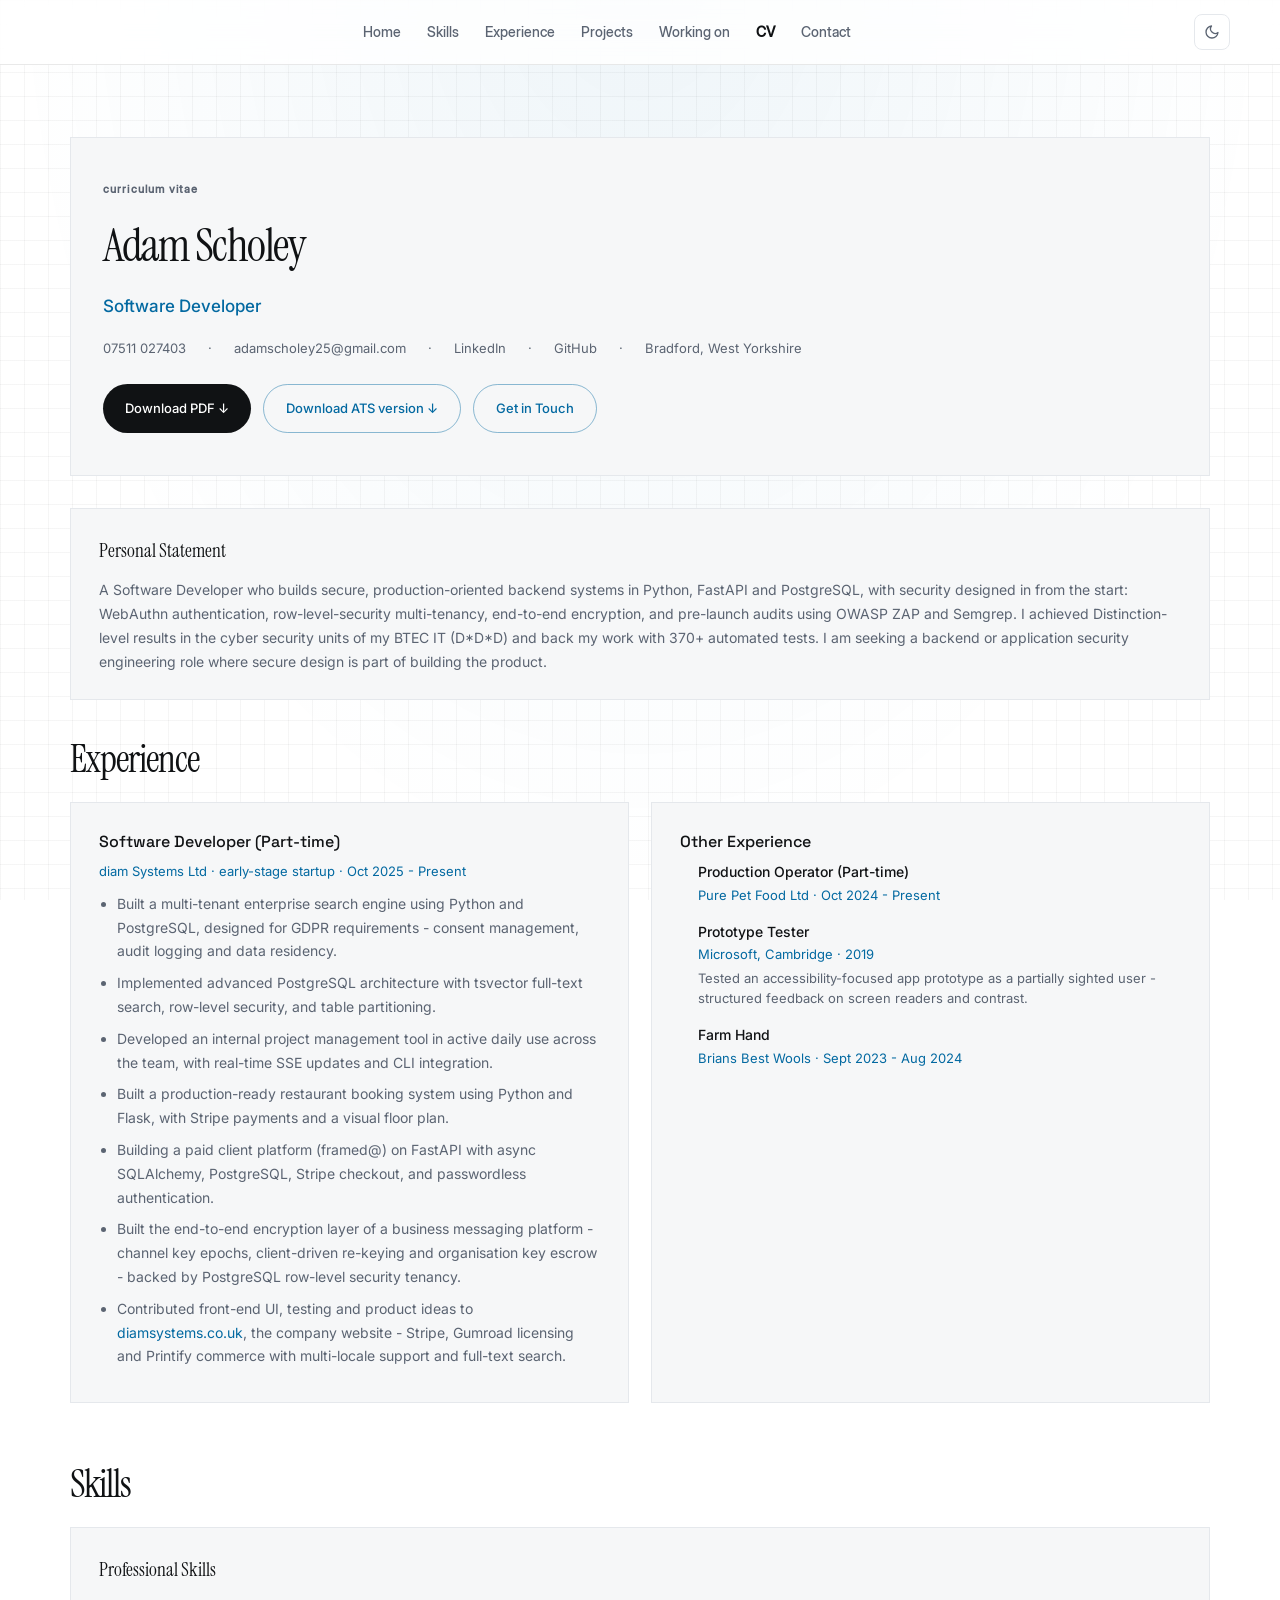
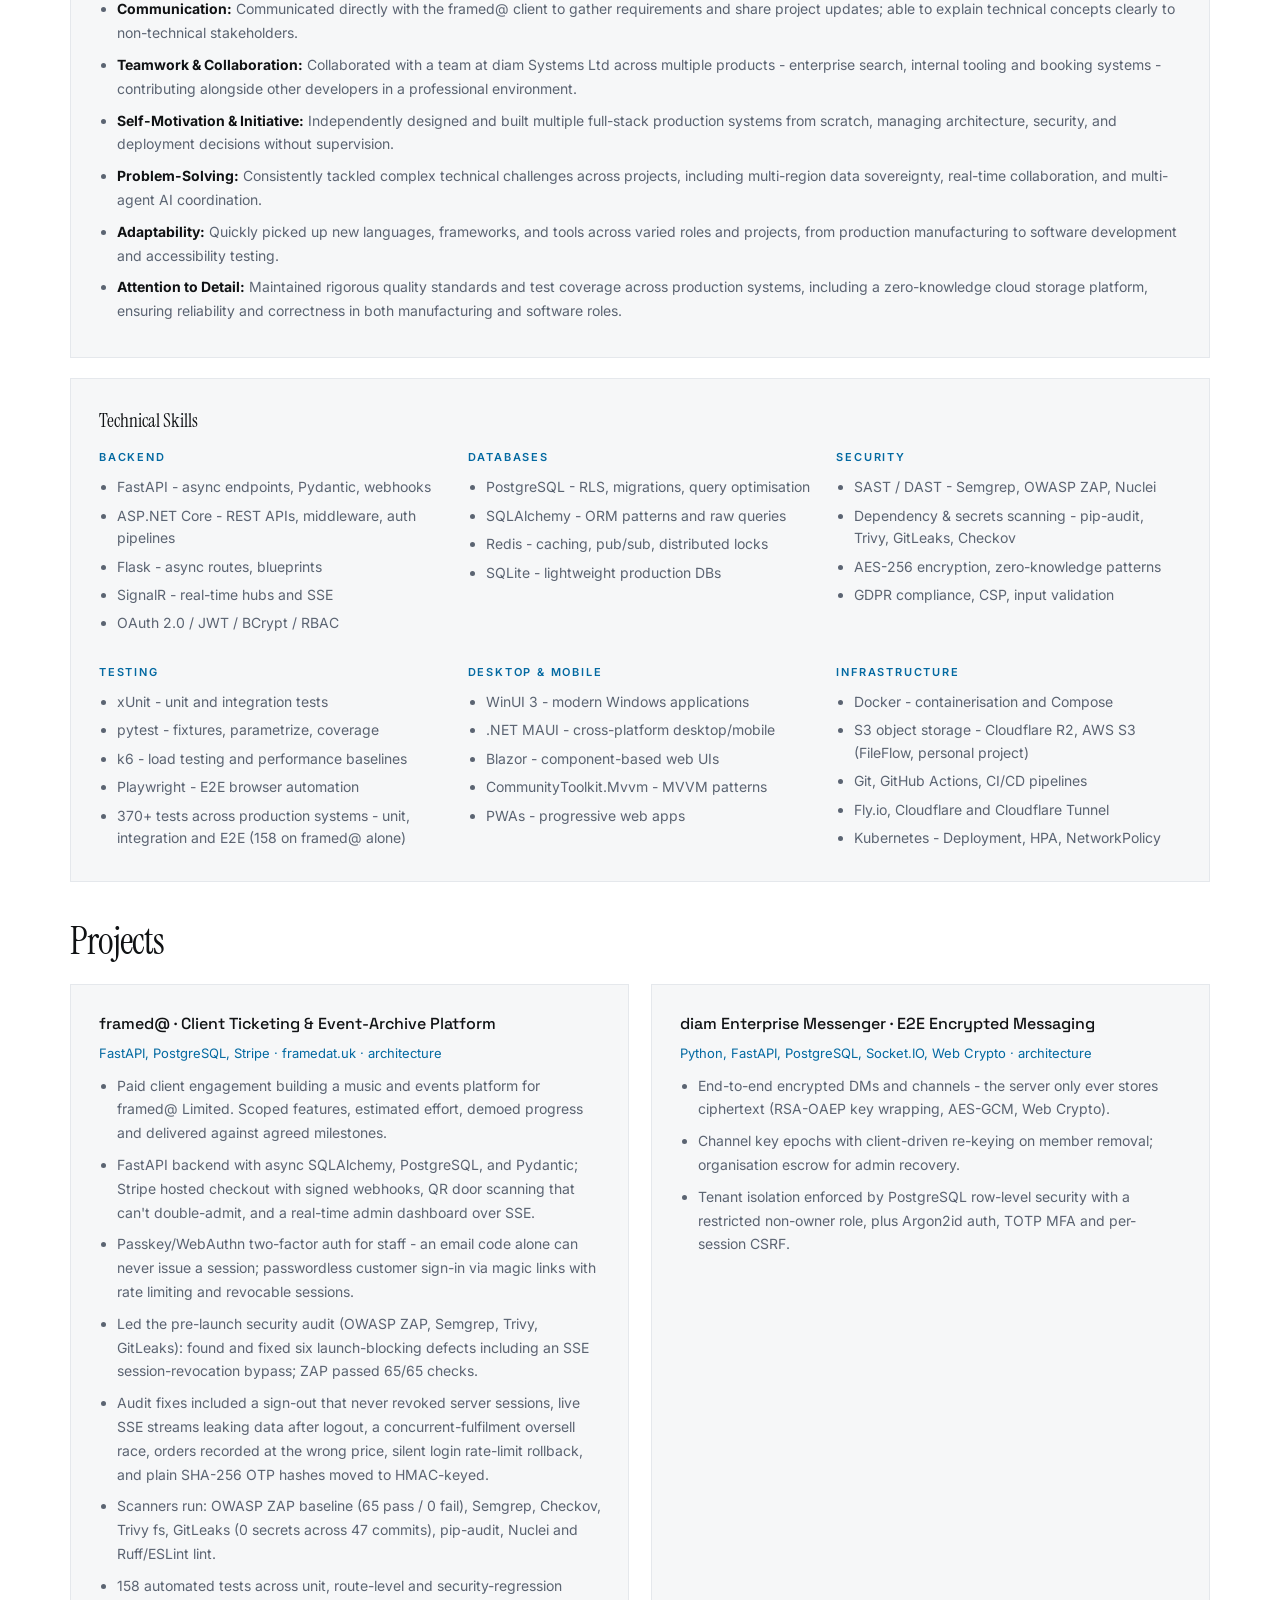
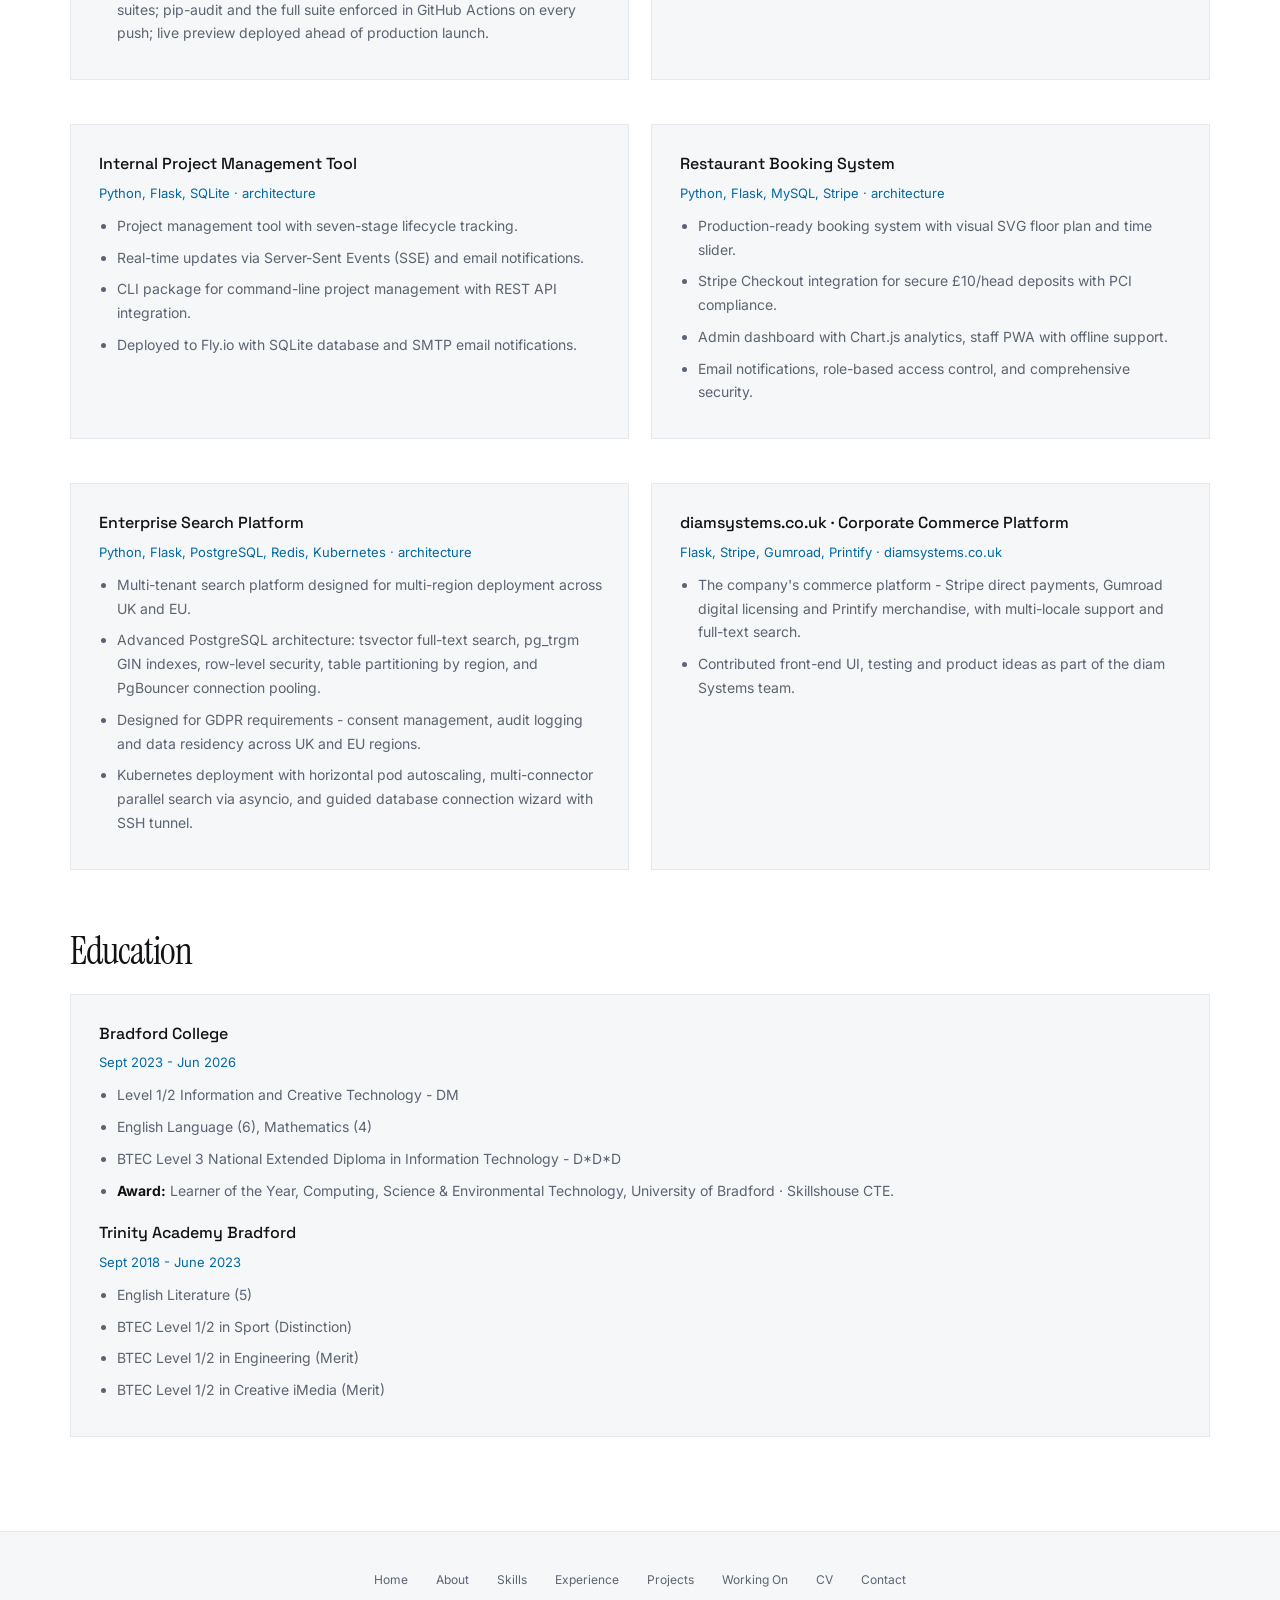
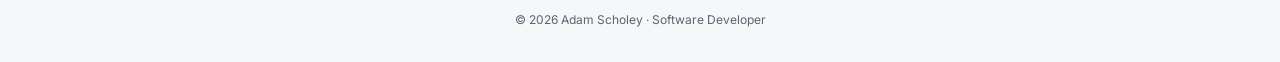
<file: cv.html>
<!DOCTYPE html>
<html lang='en' class='js'>
<head>
<meta charset='UTF-8'>
<meta name='viewport' content='width=device-width, initial-scale=1.0'>
<meta name='description' content='CV - Adam Scholey, Software Developer'>
<title>CV - Adam Scholey</title>
<meta name="description" content="CV for Adam Scholey - backend software developer working in Python, FastAPI, PostgreSQL and C#/.NET.">
<meta property="og:type" content="website">
<meta property="og:site_name" content="Adam Scholey">
<meta property="og:title" content="CV - Adam Scholey">
<meta property="og:description" content="CV for Adam Scholey - backend software developer working in Python, FastAPI, PostgreSQL and C#/.NET.">
<meta property="og:url" content="https://adam-scholey.github.io/cv.html">
<meta property="og:image" content="https://adam-scholey.github.io/images/og-cover.jpg">
<meta name="twitter:card" content="summary_large_image">
<link rel="canonical" href="https://adam-scholey.github.io/cv.html">
<link rel='preconnect' href='https://fonts.googleapis.com'>
<link rel='preconnect' href='https://fonts.gstatic.com' crossorigin>
<link rel='stylesheet' href='https://fonts.googleapis.com/css2?family=Cormorant+Garamond:ital,wght@0,500;0,600;1,500&amp;family=Space+Grotesk:wght@500&amp;family=Inter:wght@400;500;600;700&amp;family=Playfair+Display:wght@600&amp;family=Instrument+Serif:ital@0;1&amp;display=swap'>
<style>
@font-face { font-family:'Inter Display'; src:url('fonts/InterDisplay-Medium.ttf') format('truetype'); font-weight:500; font-style:normal; font-display:swap; }
:root{color-scheme:light;
  --bg:#ffffff;
  --panel:#f6f7f8;
  --panel2:#f6f7f8;
  --text:#101214;
  --muted:#5b6472;
  --soft:#5b6472;
  --gold:#0369a1;
  --gold2:#075985;
  --rose:#166534;
  --rose2:#15803d;
  --cream:#101214;
  --border:#e5e8ec;
  --border-hover:#c3cad2;
  --gold-border:rgba(3,105,161,.45);
  --shadow:none;
  --radius:0px;
}
*{box-sizing:border-box;margin:0;padding:0}
html{scroll-behavior:smooth}
body{
  font-family:'Inter',Arial,sans-serif;
  color:var(--text);
  background:var(--bg);
  line-height:1.65;
  overflow-x:hidden;
}
body::before{
  content:'';
  position:fixed;
  inset:0;
  z-index:-5;
  pointer-events:none;
  background:
    radial-gradient(ellipse at 50% -10%, rgba(3,105,161,.07) 0%, rgba(255,255,255,0) 70%),
    linear-gradient(to right, rgba(16,18,20,.04) 1px, transparent 1px),
    linear-gradient(to bottom, rgba(16,18,20,.04) 1px, transparent 1px);
  background-size:100% 100%, 24px 24px, 24px 24px;
}
a{color:inherit;text-decoration:none}
nav{
  position:sticky;
  top:0;
  left:0;
  right:0;
  z-index:1000;
  padding:14px 20px;
  background:rgba(255,255,255,.82);
  border-bottom:1px solid rgba(16,18,20,.09);
  backdrop-filter:blur(12px);
  -webkit-backdrop-filter:blur(12px);
}
.nav-inner{position:relative;max-width:1180px;margin:auto;display:flex;align-items:center;justify-content:space-between;gap:20px}
.nav-flat{display:flex;align-items:center;margin:0 auto;gap:22px}
.nav-flat a{font-family:'Space Grotesk','Inter',Arial,sans-serif;color:var(--muted);font-size:14px;font-weight:500;padding:6px 2px;transition:color .18s ease}
.nav-flat a:hover{color:var(--text)}
.nav-flat a.active{color:var(--text);font-weight:600}
.nav-toggle{display:none;background:none;border:none;cursor:pointer;padding:8px;flex-direction:column;gap:5px;margin-left:auto}
.nav-toggle span{display:block;width:22px;height:2px;background:var(--text);transition:transform .25s,opacity .25s}
nav.open .nav-toggle span:nth-child(1){transform:translateY(7px) rotate(45deg)}
nav.open .nav-toggle span:nth-child(2){opacity:0}
nav.open .nav-toggle span:nth-child(3){transform:translateY(-7px) rotate(-45deg)}
.nav-links{display:none;position:absolute;top:calc(100% + 15px);right:0;min-width:250px;background:#fff;border:1px solid var(--border);border-radius:12px;padding:10px;box-shadow:0 18px 44px rgba(16,18,20,.14);flex-direction:column;z-index:1001}
nav.open .nav-links{display:flex}
.nav-links a{font-family:'Space Grotesk','Inter',Arial,sans-serif;color:var(--text);font-size:15px;font-weight:500;padding:10px 14px;border-radius:8px;transition:background-color .15s ease,color .15s ease}
.nav-links a:hover{background:var(--panel)}
.nav-links a.active{color:var(--text);font-weight:600}
.nav-links-foot{display:flex;gap:16px;margin-top:6px;padding:12px 14px 6px;border-top:1px solid var(--border)}
.nav-links-foot a{font-size:12.5px;color:var(--muted);padding:2px 0;border-radius:0}
.nav-links-foot a:hover{background:none;color:var(--text)}
main{position:relative;z-index:2}
section{max-width:1180px;margin:0 auto;padding:72px 20px}
.kicker{color:var(--gold);font-size:11px;font-weight:600;text-transform:uppercase;letter-spacing:2.5px;margin-bottom:10px}
h2{font-family:'Cormorant Garamond',Georgia,serif;font-weight:600;font-size:clamp(24px,3.4vw,38px);line-height:1.05;letter-spacing:-1px;margin-bottom:12px}
.cv-h2{margin:40px 0 22px}
h3{font-family:'Cormorant Garamond',Georgia,serif;font-weight:600;font-size:19px;margin-bottom:12px}
.cv-hero{
  background:var(--panel);
  border:1px solid var(--border);
  padding:42px 32px;
  margin-bottom:32px;
  position:relative;
}
.cv-name{font-family:'Cormorant Garamond',Georgia,serif;font-weight:600;font-size:clamp(30px,4.5vw,46px);letter-spacing:-1.5px;margin-bottom:8px}
.cv-role{color:var(--gold);font-size:17px;font-weight:500;margin-bottom:18px}
.cv-contact{display:flex;flex-wrap:wrap;gap:12px 22px;color:var(--soft);font-size:13px;margin-bottom:24px}
.cv-contact a:hover{color:var(--gold)}
.cv-actions{display:flex;flex-wrap:wrap;gap:12px}
.btn{
  display:inline-flex;
  align-items:center;
  gap:8px;
  border-radius:999px;
  padding:13px 22px;
  font-size:13px;
  font-weight:500;
  transition:transform .15s ease;
}
.btn.primary{
  color:#fff;
  background:#101214;
}
.btn.secondary{
  color:var(--gold);
  border:1px solid var(--gold-border);
  background:transparent;
}
.btn:hover{transform:translateY(-2px)}
.cv-grid{display:grid;grid-template-columns:1fr 1fr;gap:22px}
.cv-card{
  background:var(--panel);
  border:1px solid var(--border);
  border-radius:0;
  padding:26px 26px 26px 28px;
  transition:transform .2s ease,border-color .2s ease;
}
.cv-card:hover{transform:translateY(-2px);border-color:var(--border-hover)}
.cv-card p,.cv-card li{color:var(--muted);font-size:14px;line-height:1.7}
.cv-card ul{padding-left:18px}
.cv-card li{margin-bottom:8px}
.cv-section{margin-bottom:22px}
.cv-section h4{
  color:var(--text);
  font-family:'Space Grotesk','Inter',Arial,sans-serif;
  font-size:16px;
  font-weight:500;
  margin-bottom:4px;
}
.cv-edu .cv-section h4,.cv-edu .cv-section .meta,.cv-edu .cv-section li{font-family:'Inter',Arial,sans-serif}
.cv-edu .cv-section li{line-height:1.5}
.cv-section .meta{
  color:var(--gold);
  font-size:13px;
  margin-bottom:10px;
}
.cv-section ul{padding-left:18px}
.cv-section li{color:var(--muted);font-size:14px;line-height:1.7;margin-bottom:8px}
.other-roles{list-style:none;padding-left:0}
.other-roles li{margin-bottom:14px}
.other-roles li:last-child{margin-bottom:0}
.other-role{display:block;color:var(--text);font-size:14px;font-weight:500}
.other-roles .meta{display:block;margin-bottom:0}
.other-note{display:block;color:var(--muted);font-size:13px;line-height:1.6;margin-top:2px}
.skill-grid{display:grid;grid-template-columns:1fr;gap:20px}
.skill-groups{display:grid;grid-template-columns:repeat(3,minmax(0,1fr));gap:22px}
.skill-group h5{color:var(--gold);font-size:11px;font-weight:600;text-transform:uppercase;letter-spacing:1.8px;margin-bottom:10px}
.skill-list{list-style:disc;padding-left:18px}
.skill-list li{font-size:14px;color:var(--muted);line-height:1.6;margin-bottom:6px}
.tags{display:flex;flex-wrap:wrap;gap:7px;margin-top:14px}
.tag{
  color:var(--soft);
  border:1px solid var(--border);
  border-radius:6px;
  padding:4px 9px;
  font-size:11px;
  letter-spacing:.2px;
  font-weight:500;
}
footer{
  position:relative;z-index:2;
  border-top:1px solid rgba(16,18,20,.07);
  background:#f6f7f8;
  padding:32px 20px;text-align:center;
}
.footer-nav{display:flex;justify-content:center;flex-wrap:wrap;gap:12px;margin-bottom:14px}
.footer-nav a{color:var(--soft);font-size:12px;padding:6px 8px;transition:color .2s}
.footer-nav a:hover{color:var(--gold)}
.reveal{opacity:1;transform:none}
.js .reveal{opacity:0;transform:translateY(24px);transition:opacity .7s ease,transform .7s ease}
.js .reveal.visible{opacity:1;transform:translateY(0)}
@media(max-width:960px){
  .cv-grid{grid-template-columns:1fr}
  .skill-groups{grid-template-columns:1fr 1fr}
  .cv-hero{padding:28px 20px}
}
@media(max-width:640px){
  .skill-groups{grid-template-columns:1fr}
}
@media(max-width:720px){
  .nav-inner{flex-direction:row;align-items:center}
  .nav-flat{display:none}
  .nav-toggle{display:flex}
  .nav-links{left:0;right:0;min-width:0;border-radius:0;border-left:none;border-right:none}
  .nav-links a{padding:11px 8px;font-size:17px}
  section{padding:60px 16px}
  .cv-contact{gap:10px 18px}
}
/* PAGE VEIL */
.page-veil{position:fixed;inset:0;z-index:2000;background:var(--bg);opacity:0;pointer-events:none;transition:opacity .35s cubic-bezier(.4,0,.2,1)}
.js .page-veil{opacity:1}
.js .page-veil.ready{opacity:0}
@media (prefers-reduced-motion: reduce){
  .js .reveal,.js .reveal.visible{opacity:1;transform:none;transition:none}
  html{scroll-behavior:auto}
  .page-veil{transition:none}
  .js .page-veil{opacity:0}
  .cv-card,.btn{transition:border-color .2s ease}
  .cv-card:hover,.btn:hover{transform:none}
}
@page{margin:1.5cm 1.4cm}
@media print{
  nav,footer,.cv-actions,.no-print{display:none}
  body::before{display:none}
  .cv-hero .kicker{display:none}
  .js .reveal{opacity:1;transform:none}
  body{font-size:12px;zoom:.61;line-height:1.45}
  section{padding:6px 16px}
  /* Counteract the body zoom so the skills card keeps its size. */
  .cv-card:has(.skill-groups){zoom:.984}
  .cv-h2{margin:9px 0 6px;break-after:avoid}
  h3,h4,h5{break-after:avoid}
  /* Keep cards two-up in print; break-inside:avoid stops splits. */
  .cv-grid{display:grid;grid-template-columns:1fr 1fr;gap:8px}
  .skill-grid{display:block}
  .cv-card{padding:9px 11px;margin-bottom:6px;break-inside:avoid}
  /* The technical-skills card is taller than a page — let it split between
     skill groups instead of jumping wholesale to the next page. */
  .cv-card:has(.skill-groups){break-inside:avoid}
  .skill-group{break-inside:avoid;margin-bottom:10px}
  .cv-card ul{margin:6px 0}
  .cv-card li{margin-bottom:3px;break-inside:avoid}
  .cv-hero{padding:10px 14px;margin-bottom:8px;break-inside:avoid}
  .cv-hero .cv-contact{margin-bottom:10px}
  p,li{orphans:2;widows:2}
  /* ATS mode: one column, no boxes - maximally parseable */
  html.ats body{zoom:.53}
  html.ats .cv-grid{display:block}
  html.ats .skill-groups{display:block}
  html.ats .cv-card{padding:0 0 8px;margin-bottom:8px;border-bottom:.5px solid var(--border)}
  html.ats .cv-hero{padding:6px 0;margin-bottom:8px;border-bottom:.5px solid var(--border)}
}
a:focus-visible,button:focus-visible,input:focus-visible,[tabindex]:focus-visible{outline:2px solid var(--gold);outline-offset:2px;border-radius:4px}

/* ATS mode (cv.html?ats=1): flat single-column layout for screening systems */
html.ats .cv-grid{display:block}
html.ats .skill-groups{display:block}
html.ats .cv-card{border:none;background:none;box-shadow:none;padding:14px 0;margin-bottom:10px;border-bottom:1px solid var(--border)}
html.ats .cv-card:hover{transform:none}
html.ats .cv-hero{border:none;background:none;box-shadow:none;padding:24px 0;margin-bottom:14px;border-bottom:1px solid var(--border)}
html.ats .cv-h2{margin:24px 0 10px}
</style>
<link rel="stylesheet" href="theme.css">
<script src="theme.js"></script>
<script>if(/[?&]ats\b/.test(location.search))document.documentElement.classList.add('ats')</script>
<script>document.documentElement.classList.add('js')</script>
</head>
<body>
<div class="page-veil" aria-hidden="true"></div>

<nav>
  <div class="nav-inner">
    <div class="nav-flat">
      <a href="index.html">Home</a><a href="skills.html">Skills</a><a href="experience.html">Experience</a><a href="projects.html">Projects</a><a href="now.html">Working on</a><a href="cv.html" class="active">CV</a><a href="contact.html">Contact</a>
    </div>
    <div class="nav-links">
      <a href="index.html">Home</a>
      <a href="skills.html">Skills</a>
      <a href="experience.html">Experience</a>
      <a href="projects.html">Projects</a>
      <a href="diagrams.html">Docs &amp; architecture</a>
      <a href="now.html">Working on</a>
      <a href="cv.html" class="active">CV</a>
      <a href="contact.html">Contact</a>
      <div class="nav-links-foot">
        <a href="https://github.com/adam-scholey" target="_blank" rel="noopener">github</a>
        <a href="https://www.linkedin.com/in/adam-scholey-8306892b0/" target="_blank" rel="noopener">linkedin</a>
        <a href="mailto:adamscholey25@gmail.com">email</a>
      </div>
    </div>
    <button class="theme-toggle" id="theme-toggle" type="button" aria-label="Toggle dark mode" title="Toggle dark mode"><svg class="icon-moon" viewBox="0 0 24 24" fill="none" stroke="currentColor" stroke-width="2" stroke-linecap="round" stroke-linejoin="round" aria-hidden="true"><path d="M21 12.79A9 9 0 1 1 11.21 3 7 7 0 0 0 21 12.79z"/></svg><svg class="icon-sun" viewBox="0 0 24 24" fill="none" stroke="currentColor" stroke-width="2" stroke-linecap="round" aria-hidden="true"><circle cx="12" cy="12" r="4"/><path d="M12 2v2M12 20v2M4.9 4.9l1.4 1.4M17.7 17.7l1.4 1.4M2 12h2M20 12h2M4.9 19.1l1.4-1.4M17.7 6.3l1.4-1.4"/></svg></button>
    <button class="nav-toggle" id="nav-toggle" aria-label="Menu" aria-expanded="false"><span></span><span></span><span></span></button>
  </div>
</nav>

<main>
  <section>
    <div class='cv-hero reveal'>
      <div class='kicker'>Curriculum Vitae</div>
      <h1 class='cv-name'>Adam Scholey</h1>
      <p class='cv-role'>Software Developer</p>
      <div class='cv-contact'>
        <span>07511 027403</span>
        <span>&middot;</span>
        <a href='mailto:adamscholey25@gmail.com'>adamscholey25@gmail.com</a>
        <span>&middot;</span>
        <a href='https://www.linkedin.com/in/adam-scholey-8306892b0/' target='_blank' rel='noopener'>LinkedIn</a>
        <span>&middot;</span>
        <a href='https://github.com/adam-scholey' target='_blank' rel='noopener'>GitHub</a>
        <span>&middot;</span>
        <span>Bradford, West Yorkshire</span>
      </div>
      <div class='cv-actions'>
        <a class='btn primary' href='Adam_Scholey_CV.pdf' download='Adam_Scholey_CV.pdf'>Download PDF &darr;</a>
        <a class='btn secondary' href='Adam_Scholey_CV_ATS.pdf' download='Adam_Scholey_CV_ATS.pdf'>Download ATS version &darr;</a>
        <a class='btn secondary' href='mailto:adamscholey25@gmail.com'>Get in Touch</a>
      </div>
    </div>

    <div class='cv-card reveal' style='margin-bottom:22px'>
      <h3 style="font-family:'Instrument Serif',Georgia,serif">Personal Statement</h3>
      <p>A Software Developer who builds secure, production-oriented backend systems in Python, FastAPI and PostgreSQL, with security designed in from the start: WebAuthn authentication, row-level-security multi-tenancy, end-to-end encryption, and pre-launch audits using OWASP ZAP and Semgrep. I achieved Distinction-level results in the cyber security units of my BTEC IT (D*D*D) and back my work with 370+ automated tests. I am seeking a backend or application security engineering role where secure design is part of building the product.</p>
    </div>

    <h2 class='cv-h2'>Experience</h2>
    <div class='cv-grid'>
      <div class='cv-card reveal cv-section'>
        <h4>Software Developer (Part-time)</h4>
        <p class='meta'>diam Systems Ltd &middot; early-stage startup &middot; Oct 2025 - Present</p>
        <ul>
          <li>Built a multi-tenant enterprise search engine using Python and PostgreSQL, designed for GDPR requirements - consent management, audit logging and data residency.</li>
          <li>Implemented advanced PostgreSQL architecture with tsvector full-text search, row-level security, and table partitioning.</li>
          <li>Developed an internal project management tool in active daily use across the team, with real-time SSE updates and CLI integration.</li>
          <li>Built a production-ready restaurant booking system using Python and Flask, with Stripe payments and a visual floor plan.</li>
          <li>Building a paid client platform (framed@) on FastAPI with async SQLAlchemy, PostgreSQL, Stripe checkout, and passwordless authentication.</li>
          <li>Built the end-to-end encryption layer of a business messaging platform - channel key epochs, client-driven re-keying and organisation key escrow - backed by PostgreSQL row-level security tenancy.</li>
          <li>Contributed front-end UI, testing and product ideas to <a href='https://diamsystems.co.uk' target='_blank' rel='noopener' style='color:var(--gold)'>diamsystems.co.uk</a>, the company website - Stripe, Gumroad licensing and Printify commerce with multi-locale support and full-text search.</li>
        </ul>
      </div>

      <div class='cv-card reveal cv-section'>
        <h4>Other Experience</h4>
        <ul class='other-roles'>
          <li>
            <span class='other-role'>Production Operator (Part-time)</span>
            <span class='meta'>Pure Pet Food Ltd &middot; Oct 2024 - Present</span>
          </li>
          <li>
            <span class='other-role'>Prototype Tester</span>
            <span class='meta'>Microsoft, Cambridge &middot; 2019</span>
            <span class='other-note'>Tested an accessibility-focused app prototype as a partially sighted user - structured feedback on screen readers and contrast.</span>
          </li>
          <li>
            <span class='other-role'>Farm Hand</span>
            <span class='meta'>Brians Best Wools &middot; Sept 2023 - Aug 2024</span>
          </li>
        </ul>
      </div>
    </div>

    <h2 class='cv-h2'>Skills</h2>
    <div class='skill-grid'>
      <div class='cv-card reveal no-print'>
        <h3>Professional Skills</h3>
        <ul>
          <li><strong style='color:var(--text)'>Communication:</strong> Communicated directly with the framed@ client to gather requirements and share project updates; able to explain technical concepts clearly to non-technical stakeholders.</li>
          <li><strong style='color:var(--text)'>Teamwork &amp; Collaboration:</strong> Collaborated with a team at diam Systems Ltd across multiple products - enterprise search, internal tooling and booking systems - contributing alongside other developers in a professional environment.</li>
          <li><strong style='color:var(--text)'>Self-Motivation &amp; Initiative:</strong> Independently designed and built multiple full-stack production systems from scratch, managing architecture, security, and deployment decisions without supervision.</li>
          <li><strong style='color:var(--text)'>Problem-Solving:</strong> Consistently tackled complex technical challenges across projects, including multi-region data sovereignty, real-time collaboration, and multi-agent AI coordination.</li>
          <li><strong style='color:var(--text)'>Adaptability:</strong> Quickly picked up new languages, frameworks, and tools across varied roles and projects, from production manufacturing to software development and accessibility testing.</li>
          <li><strong style='color:var(--text)'>Attention to Detail:</strong> Maintained rigorous quality standards and test coverage across production systems, including a zero-knowledge cloud storage platform, ensuring reliability and correctness in both manufacturing and software roles.</li>
        </ul>
      </div>

      <div class='cv-card reveal'>
        <h3>Technical Skills</h3>
        <div class='skill-groups'>
          <div class='skill-group'>
            <h5>Backend</h5>
            <ul class='skill-list'>
              <li>FastAPI - async endpoints, Pydantic, webhooks</li>
              <li class='no-print'>ASP.NET Core - REST APIs, middleware, auth pipelines</li>
              <li>Flask - async routes, blueprints</li>
              <li class='no-print'>SignalR - real-time hubs and SSE</li>
              <li>OAuth 2.0 / JWT / BCrypt / RBAC</li>
            </ul>
          </div>
          <div class='skill-group'>
            <h5>Databases</h5>
            <ul class='skill-list'>
              <li>PostgreSQL - RLS, migrations, query optimisation</li>
              <li>SQLAlchemy - ORM patterns and raw queries</li>
              <li>Redis - caching, pub/sub, distributed locks</li>
              <li>SQLite - lightweight production DBs</li>
            </ul>
          </div>
          <div class='skill-group'>
            <h5>Security</h5>
            <ul class='skill-list'>
              <li>SAST / DAST - Semgrep, OWASP ZAP, Nuclei</li>
              <li>Dependency &amp; secrets scanning - pip-audit, Trivy, GitLeaks, Checkov</li>
              <li>AES-256 encryption, zero-knowledge patterns</li>
              <li>GDPR compliance, CSP, input validation</li>
            </ul>
          </div>
          <div class='skill-group'>
            <h5>Testing</h5>
            <ul class='skill-list'>
              <li class='no-print'>xUnit - unit and integration tests</li>
              <li>pytest - fixtures, parametrize, coverage</li>
              <li class='no-print'>k6 - load testing and performance baselines</li>
              <li>Playwright - E2E browser automation</li>
              <li>370+ tests across production systems - unit, integration and E2E (158 on framed@ alone)</li>
            </ul>
          </div>
          <div class='skill-group no-print'>
            <h5>Desktop &amp; Mobile</h5>
            <ul class='skill-list'>
              <li>WinUI 3 - modern Windows applications</li>
              <li>.NET MAUI - cross-platform desktop/mobile</li>
              <li>Blazor - component-based web UIs</li>
              <li>CommunityToolkit.Mvvm - MVVM patterns</li>
              <li>PWAs - progressive web apps</li>
            </ul>
          </div>
          <div class='skill-group'>
            <h5>Infrastructure</h5>
            <ul class='skill-list'>
              <li>Docker - containerisation and Compose</li>
              <li>S3 object storage - Cloudflare R2, AWS S3 (FileFlow, personal project)</li>
              <li>Git, GitHub Actions, CI/CD pipelines</li>
              <li>Fly.io, Cloudflare and Cloudflare Tunnel</li>
              <li>Kubernetes - Deployment, HPA, NetworkPolicy</li>
            </ul>
          </div>
        </div>
      </div>
    </div>

    <h2 class='cv-h2'>Projects</h2>
    <div class='cv-grid'>
      <div class='cv-card reveal cv-section'>
        <h4>framed@ &middot; Client Ticketing &amp; Event-Archive Platform</h4>
        <p class='meta'>FastAPI, PostgreSQL, Stripe &middot; <a href='https://framedat.uk'>framedat.uk</a> &middot; <a href='https://adam-scholey.github.io/diagrams.html?project=framedat'>architecture</a></p>
        <ul>
          <li>Paid client engagement building a music and events platform for framed@ Limited. Scoped features, estimated effort, demoed progress and delivered against agreed milestones.</li>
          <li>FastAPI backend with async SQLAlchemy, PostgreSQL, and Pydantic; Stripe hosted checkout with signed webhooks, QR door scanning that can't double-admit, and a real-time admin dashboard over SSE.</li>
          <li>Passkey/WebAuthn two-factor auth for staff - an email code alone can never issue a session; passwordless customer sign-in via magic links with rate limiting and revocable sessions.</li>
          <li>Led the pre-launch security audit (OWASP ZAP, Semgrep, Trivy, GitLeaks): found and fixed six launch-blocking defects including an SSE session-revocation bypass; ZAP passed 65/65 checks.</li>
          <li class='no-print'>Audit fixes included a sign-out that never revoked server sessions, live SSE streams leaking data after logout, a concurrent-fulfilment oversell race, orders recorded at the wrong price, silent login rate-limit rollback, and plain SHA-256 OTP hashes moved to HMAC-keyed.</li>
          <li class='no-print'>Scanners run: OWASP ZAP baseline (65 pass / 0 fail), Semgrep, Checkov, Trivy fs, GitLeaks (0 secrets across 47 commits), pip-audit, Nuclei and Ruff/ESLint lint.</li>
          <li>158 automated tests across unit, route-level and security-regression suites; pip-audit and the full suite enforced in GitHub Actions on every push; live preview deployed ahead of production launch.</li>
        </ul>
      </div>

      <div class='cv-card reveal cv-section'>
        <h4>diam Enterprise Messenger &middot; E2E Encrypted Messaging</h4>
        <p class='meta'>Python, FastAPI, PostgreSQL, Socket.IO, Web Crypto &middot; <a href='https://adam-scholey.github.io/diagrams.html?project=messenger'>architecture</a></p>
        <ul>
          <li>End-to-end encrypted DMs and channels - the server only ever stores ciphertext (RSA-OAEP key wrapping, AES-GCM, Web Crypto).</li>
          <li>Channel key epochs with client-driven re-keying on member removal; organisation escrow for admin recovery.</li>
          <li>Tenant isolation enforced by PostgreSQL row-level security with a restricted non-owner role, plus Argon2id auth, TOTP MFA and per-session CSRF.</li>
        </ul>
      </div>

      <div class='cv-card reveal cv-section'>
        <h4>Internal Project Management Tool</h4>
        <p class='meta'>Python, Flask, SQLite &middot; <a href='https://adam-scholey.github.io/diagrams.html?project=tracker'>architecture</a></p>
        <ul>
          <li>Project management tool with seven-stage lifecycle tracking.</li>
          <li>Real-time updates via Server-Sent Events (SSE) and email notifications.</li>
          <li>CLI package for command-line project management with REST API integration.</li>
          <li>Deployed to Fly.io with SQLite database and SMTP email notifications.</li>
        </ul>
      </div>

      <div class='cv-card reveal cv-section'>
        <h4>Restaurant Booking System</h4>
        <p class='meta'>Python, Flask, MySQL, Stripe &middot; <a href='https://adam-scholey.github.io/diagrams.html?project=diamreserve'>architecture</a></p>
        <ul>
          <li>Production-ready booking system with visual SVG floor plan and time slider.</li>
          <li>Stripe Checkout integration for secure &pound;10/head deposits with PCI compliance.</li>
          <li>Admin dashboard with Chart.js analytics, staff PWA with offline support.</li>
          <li>Email notifications, role-based access control, and comprehensive security.</li>
        </ul>
      </div>

      <div class='cv-card reveal cv-section'>
        <h4>Enterprise Search Platform</h4>
        <p class='meta'>Python, Flask, PostgreSQL, Redis, Kubernetes &middot; <a href='https://adam-scholey.github.io/diagrams.html?project=seek'>architecture</a></p>
        <ul>
          <li>Multi-tenant search platform designed for multi-region deployment across UK and EU.</li>
          <li>Advanced PostgreSQL architecture: tsvector full-text search, pg_trgm GIN indexes, row-level security, table partitioning by region, and PgBouncer connection pooling.</li>
          <li>Designed for GDPR requirements - consent management, audit logging and data residency across UK and EU regions.</li>
          <li class='no-print'>Kubernetes deployment with horizontal pod autoscaling, multi-connector parallel search via asyncio, and guided database connection wizard with SSH tunnel.</li>
        </ul>
      </div>

      <div class='cv-card reveal cv-section'>
        <h4>diamsystems.co.uk &middot; Corporate Commerce Platform</h4>
        <p class='meta'>Flask, Stripe, Gumroad, Printify &middot; <a href='https://diamsystems.co.uk' target='_blank' rel='noopener'>diamsystems.co.uk</a></p>
        <ul>
          <li>The company's commerce platform - Stripe direct payments, Gumroad digital licensing and Printify merchandise, with multi-locale support and full-text search.</li>
          <li>Contributed front-end UI, testing and product ideas as part of the diam Systems team.</li>
        </ul>
      </div>
    </div>

    <h2 class='cv-h2'>Education</h2>
    <div class='cv-card reveal cv-section'>
      <h4>Bradford College</h4>
      <p class='meta'>Sept 2023 - Jun 2026</p>
      <ul>
        <li class='no-print'>Level 1/2 Information and Creative Technology - DM</li>
        <li>English Language (6), Mathematics (4)</li>
        <li>BTEC Level 3 National Extended Diploma in Information Technology - D*D*D</li>
        <li><strong style='color:var(--text)'>Award:</strong> Learner of the Year, Computing, Science &amp; Environmental Technology, University of Bradford &middot; Skillshouse CTE.</li>
      </ul>
      <h4 style='margin-top:18px'>Trinity Academy Bradford</h4>
      <p class='meta'>Sept 2018 - June 2023</p>
      <ul>
        <li>English Literature (5)</li>
        <li class='no-print'>BTEC Level 1/2 in Sport (Distinction)</li>
        <li class='no-print'>BTEC Level 1/2 in Engineering (Merit)</li>
        <li class='no-print'>BTEC Level 1/2 in Creative iMedia (Merit)</li>
      </ul>
    </div>
  </section>
</main>

<footer>
  <div class='footer-nav'>
    <a href='index.html'>Home</a>
    <a href='index.html'>About</a>
    <a href='skills.html'>Skills</a>
    <a href='experience.html'>Experience</a>
    <a href='projects.html'>Projects</a>
    <a href='now.html'>Working On</a>
    <a href='cv.html'>CV</a>
    <a href='contact.html'>Contact</a>
  </div>
  <p style='color:var(--soft);font-size:12px'>&copy; <span id='year'>2026</span> Adam Scholey &middot; Software Developer</p>
</footer>

<script>
const reveals = document.querySelectorAll('.reveal');
const observer = new IntersectionObserver(function(entries){
  entries.forEach(function(entry){ if(entry.isIntersecting){ entry.target.classList.add('visible'); observer.unobserve(entry.target); } });
},{threshold:.1,rootMargin:"0px 0px -50px 0px"});
reveals.forEach(function(s){ observer.observe(s); });
const navToggle = document.getElementById('nav-toggle');
if(navToggle){navToggle.addEventListener('click', function(){document.querySelector('nav').classList.toggle('open')})}
document.querySelectorAll('.nav-links a').forEach(function(l){l.addEventListener('click', function(){document.querySelector('nav').classList.remove('open')})});
document.addEventListener("click",function(e){var nav=document.querySelector("nav");if(nav&&nav.classList.contains("open")&&!nav.contains(e.target))nav.classList.remove("open")});
document.addEventListener("keydown",function(e){if(e.key==="Escape"){var nav=document.querySelector("nav");if(nav)nav.classList.remove("open")}});

document.getElementById('year').textContent = new Date().getFullYear();
</script>

<script>
// Page transitions: veil fades in over outgoing page, fades out once the
// destination is ready. Timing: FADE_MS (350ms) matches the .page-veil CSS.
var veil=document.querySelector(".page-veil");
var FADE_MS=350;
var navTimer=null;
var reducedMotion=window.matchMedia("(prefers-reduced-motion: reduce)").matches;
function veilIn(){if(veil){requestAnimationFrame(function(){requestAnimationFrame(function(){veil.classList.add("ready")})})}}
function veilOut(){if(veil){veil.classList.remove("ready")}}
veilIn();
window.addEventListener("pageshow",function(){navTimer=null;veilIn()});
document.addEventListener("click",function(e){
  if(e.defaultPrevented||e.button!==0||e.metaKey||e.ctrlKey||e.shiftKey||e.altKey||navTimer)return;
  var a=e.target.closest("a[href]");
  if(!a||a.target||a.hasAttribute("download"))return;
  var h=a.getAttribute("href");
  if(!h||h.charAt(0)==="#"||h.indexOf("mailto:")===0||h.indexOf("tel:")===0||h.indexOf("javascript:")===0)return;
  var u;
  try{u=new URL(h,location.href)}catch(err){return}
  if(u.origin!==location.origin||u.href===location.href)return;
  e.preventDefault();
  if(reducedMotion){location.href=u.href;return}
  veilOut();
  navTimer=setTimeout(function(){location.href=u.href},FADE_MS);
  setTimeout(function(){if(navTimer&&document.visibilityState==="visible"){navTimer=null;veilIn()}},3000);
});

// Prefetch eligible internal pages on hover/touch
var prefetched={};
function prefetchPage(h){
  if(prefetched[h])return;
  prefetched[h]=true;
  var l=document.createElement("link");l.rel="prefetch";l.href=h;document.head.appendChild(l);
}
function maybePrefetch(e){
  var t=e.target&&e.target.closest?e.target.closest("a[href]"):null;
  if(!t||t.target||t.hasAttribute("download"))return;
  var h=t.getAttribute("href");
  if(!h||h.charAt(0)==="#"||h.indexOf("mailto:")===0||h.indexOf("tel:")===0||h.indexOf("javascript:")===0)return;
  try{var u=new URL(h,location.href);if(u.origin===location.origin)prefetchPage(u.href)}catch(err){/* malformed URL - skip prefetch */}
}
document.addEventListener("pointerover",maybePrefetch,{passive:true});
document.addEventListener("touchstart",maybePrefetch,{passive:true});
</script>
</body>
</html>
</file>
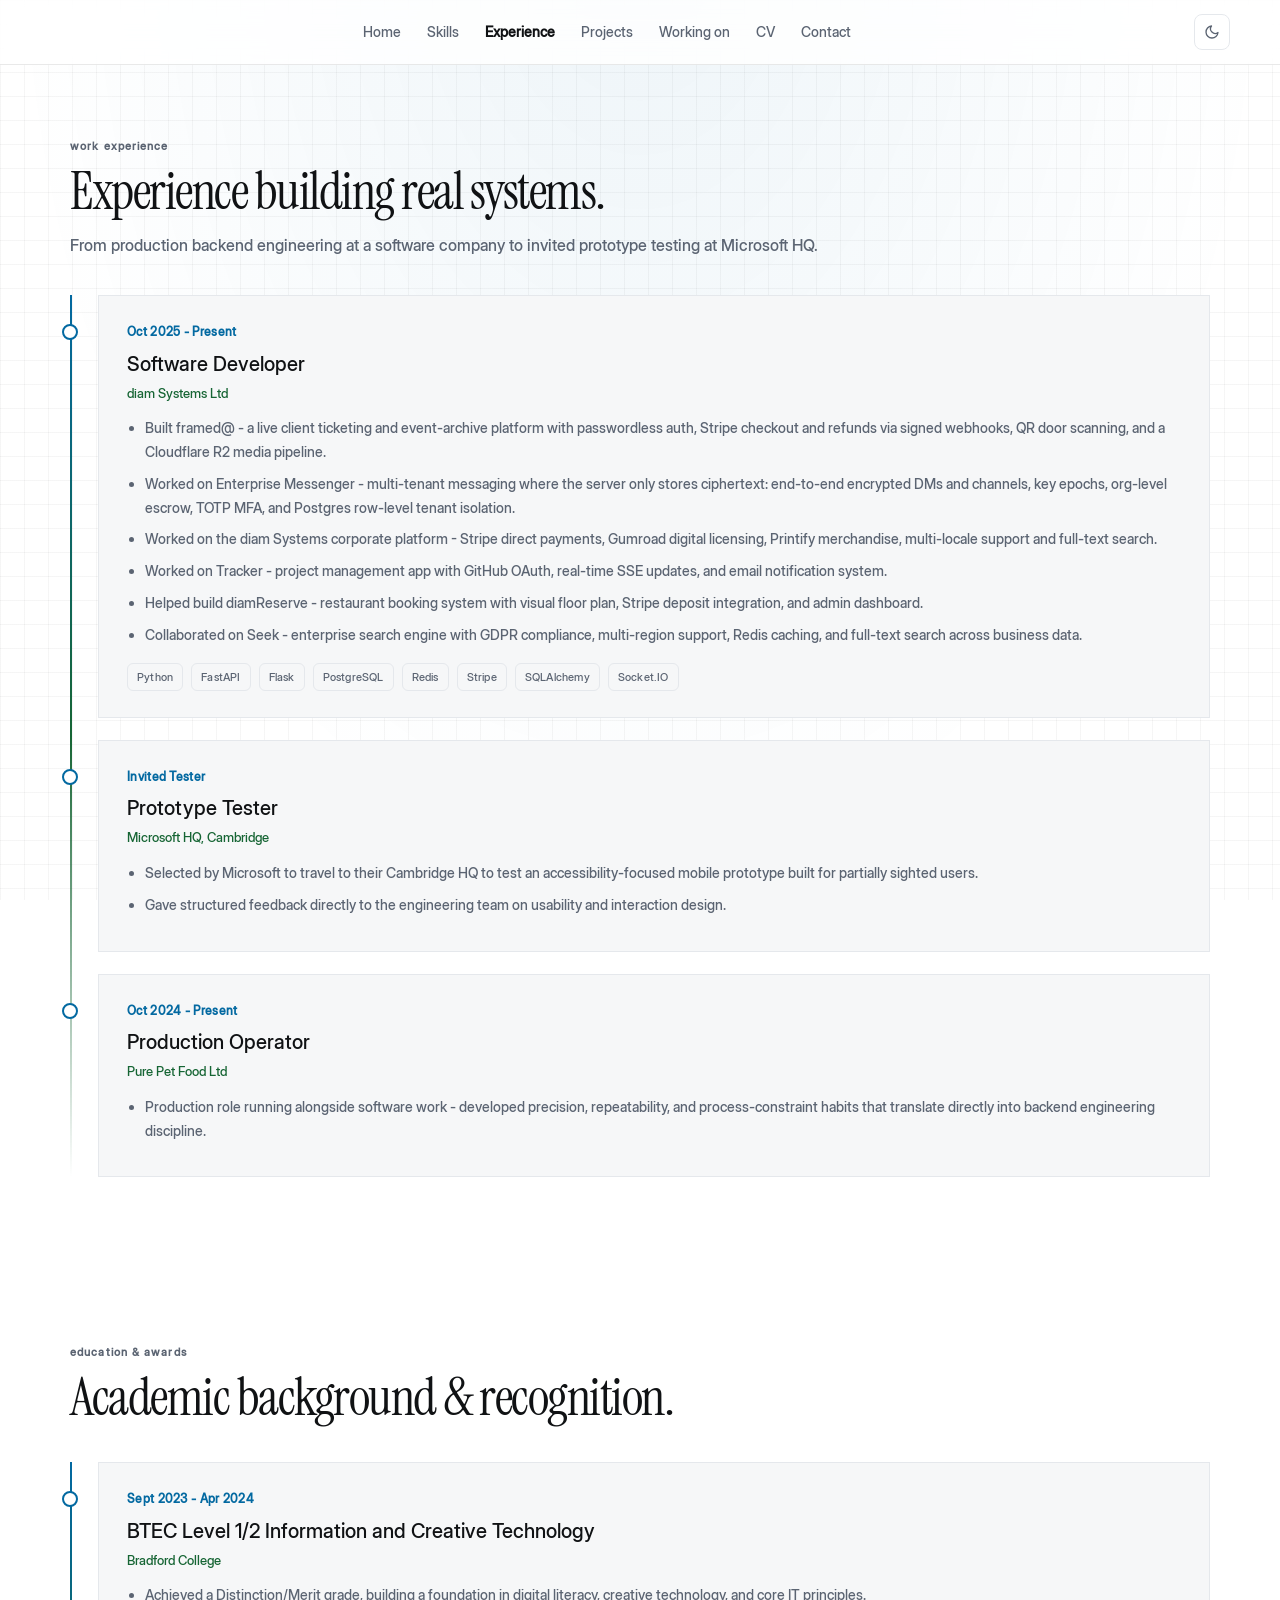
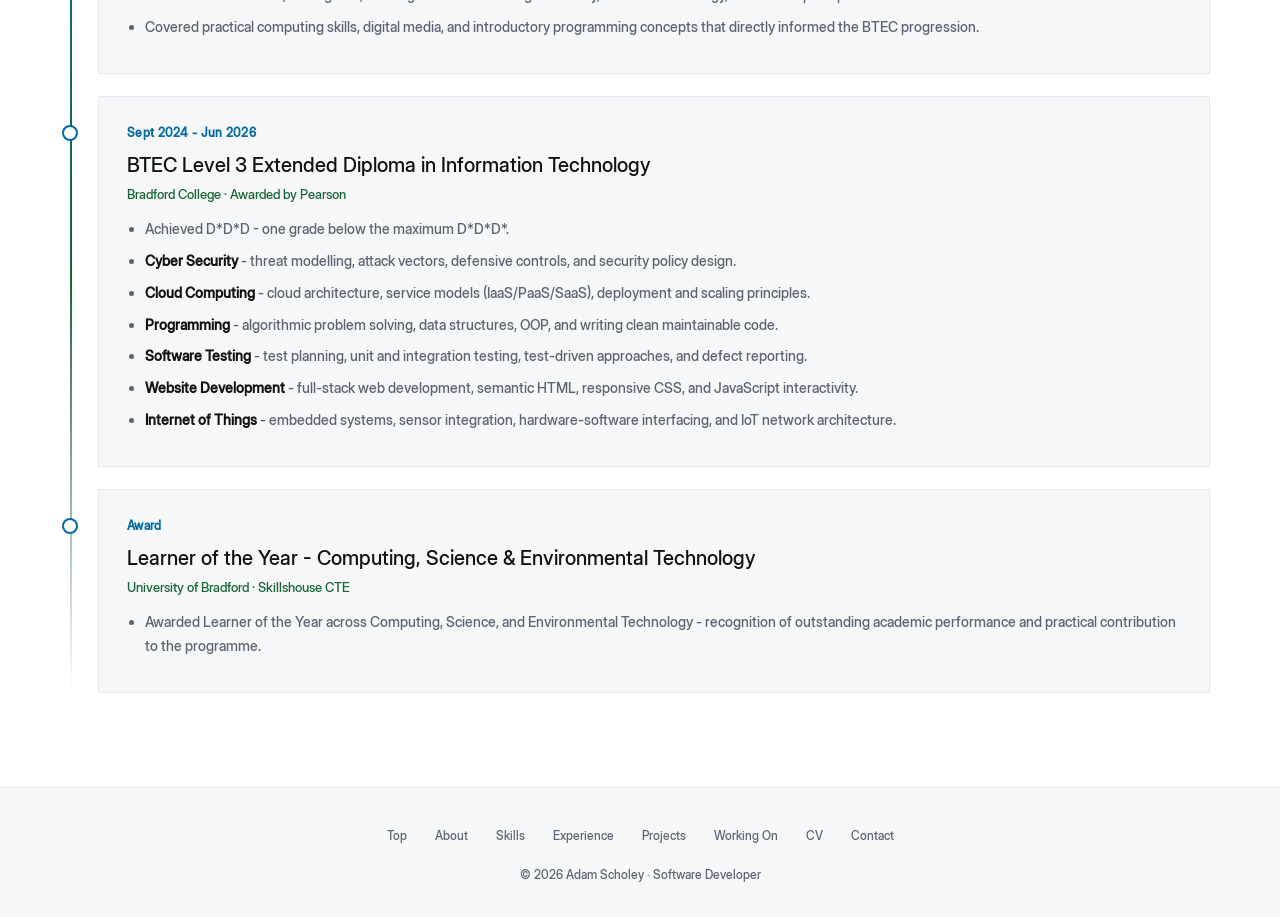
<file: experience.html>
<!DOCTYPE html>
<html lang="en" class="js">
<head>
<meta charset="UTF-8">
<meta name="color-scheme" content="light">
<meta name="viewport" content="width=device-width, initial-scale=1.0">
<meta name="description" content="Professional experience - Software Developer at diam Systems Ltd, plus education and qualifications.">
<meta property="og:type" content="website">
<meta property="og:site_name" content="Adam Scholey">
<meta property="og:title" content="Experience - Adam Scholey">
<meta property="og:description" content="Professional experience - Software Developer at diam Systems Ltd, plus education and qualifications.">
<meta property="og:url" content="https://adam-scholey.github.io/experience.html">
<meta property="og:image" content="https://adam-scholey.github.io/images/og-cover.jpg">
<meta name="twitter:card" content="summary_large_image">
<link rel="canonical" href="https://adam-scholey.github.io/experience.html">
<title>Experience - Adam Scholey</title>
<link rel="preconnect" href="https://fonts.googleapis.com">
<link rel="preconnect" href="https://fonts.gstatic.com" crossorigin>
<link rel="preload" as="style" href="https://fonts.googleapis.com/css2?family=Space+Grotesk:wght@500&family=Instrument+Serif:ital@0;1&family=Inter:wght@400;500;600;700&family=Instrument+Serif:ital@0;1&display=swap" onload="this.onload=null;this.rel='stylesheet'">
<noscript><link rel="stylesheet" href="https://fonts.googleapis.com/css2?family=Instrument+Serif:ital@0;1&family=Space+Grotesk:wght@500&family=Inter:wght@400;500;600;700&family=Instrument+Serif:ital@0;1&display=swap"></noscript>
<style>
@font-face { font-family:'Inter Display'; src:url('fonts/InterDisplay-Medium.ttf') format('truetype'); font-weight:500; font-style:normal; font-display:swap; }
:root{color-scheme:light;
  --bg:#ffffff;
  --panel:#f6f7f8;
  --panel2:#f6f7f8;
  --text:#101214;
  --muted:#5b6472;
  --soft:#5b6472;
  --gold:#0369a1;
  --gold2:#075985;
  --rose:#166534;
  --rose2:#15803d;
  --cream:#101214;
  --border:#e5e8ec;
  --border-hover:#c3cad2;
  --gold-border:rgba(3,105,161,.45);
  --shadow:none;
  --radius:0px;
}
*{box-sizing:border-box;margin:0;padding:0}
html{scroll-behavior:smooth;scroll-padding-top:80px}
body{
  font-family:'Inter Display','Inter',Arial,sans-serif;
  color:var(--text);
  background:var(--bg);
  line-height:1.65;
  overflow-x:hidden;
}
body::before{
  content:"";
  position:fixed;
  inset:0;
  z-index:-5;
  pointer-events:none;
  background:
    radial-gradient(ellipse at 50% -10%, rgba(3,105,161,.07) 0%, rgba(255,255,255,0) 70%),
    linear-gradient(to right, rgba(16,18,20,.04) 1px, transparent 1px),
    linear-gradient(to bottom, rgba(16,18,20,.04) 1px, transparent 1px);
  background-size:100% 100%, 24px 24px, 24px 24px;
  background-position:0 0, 0 0, 0 0;
}
.orb{
  position:fixed;
  inset:0;
  z-index:-1;
  pointer-events:none;
  background-size:200% 200%;
}
.orb.one{
  background-image:
    radial-gradient(ellipse 65% 55% at 15% 10%,  rgba(183,110,121,.42) 0%, transparent 60%),
    radial-gradient(ellipse 55% 65% at 88% 8%,   rgba(201,185,122,.35) 0%, transparent 60%),
    radial-gradient(ellipse 60% 50% at 50% 95%,  rgba(176,152,80,.30)  0%, transparent 60%),
    radial-gradient(ellipse 50% 50% at 92% 72%,  rgba(183,110,121,.26) 0%, transparent 55%),
    radial-gradient(ellipse 55% 45% at 8%  78%,  rgba(201,185,122,.24) 0%, transparent 55%);
  background-size:200% 200%;
  background-position:0% 0%;
  animation:drift-a 22s ease-in-out infinite alternate;
}
.orb.two{
  background-image:
    radial-gradient(ellipse 60% 50% at 72% 18%,  rgba(183,110,121,.28) 0%, transparent 58%),
    radial-gradient(ellipse 55% 60% at 18% 58%,  rgba(176,152,80,.26)  0%, transparent 58%),
    radial-gradient(ellipse 65% 45% at 82% 88%,  rgba(201,185,122,.24) 0%, transparent 58%);
  background-size:200% 200%;
  background-position:100% 100%;
  animation:drift-b 28s ease-in-out infinite alternate;
}
.orb.three{display:none}
@keyframes drift-a{
  0%  {background-position:0%   0%  }
  25% {background-position:60%  30% }
  50% {background-position:100% 60% }
  75% {background-position:40%  100%}
  100%{background-position:80%  20% }
}
@keyframes drift-b{
  0%  {background-position:100% 100%}
  25% {background-position:30%  70% }
  50% {background-position:0%   40% }
  75% {background-position:70%  0%  }
  100%{background-position:20%  80% }
}
a{color:inherit;text-decoration:none}

/* NAV */
nav{
  position:sticky;
  top:0;
  left:0;
  right:0;
  z-index:1000;
  padding:14px 20px;
  background:rgba(255,255,255,.82);
  border-bottom:1px solid rgba(16,18,20,.09);
  backdrop-filter:blur(12px);
  -webkit-backdrop-filter:blur(12px);
}
.nav-inner{position:relative;
  max-width:1180px;
  margin:auto;
  display:flex;
  align-items:center;
  justify-content:space-between;
  gap:20px;
}
.nav-flat{display:flex;align-items:center;margin:0 auto;gap:22px}
.nav-flat a{font-family:'Space Grotesk','Inter',Arial,sans-serif;color:var(--muted);font-size:14px;font-weight:500;padding:6px 2px;transition:color .18s ease}
.nav-flat a:hover{color:var(--text)}
.nav-flat a.active{color:var(--text);font-weight:600}
.nav-toggle{display:none;background:none;border:none;cursor:pointer;padding:8px;flex-direction:column;gap:5px;margin-left:auto}
.nav-toggle span{display:block;width:22px;height:2px;background:var(--text);transition:transform .25s,opacity .25s}
nav.open .nav-toggle span:nth-child(1){transform:translateY(7px) rotate(45deg)}
nav.open .nav-toggle span:nth-child(2){opacity:0}
nav.open .nav-toggle span:nth-child(3){transform:translateY(-7px) rotate(-45deg)}
.nav-links{display:none;position:absolute;top:calc(100% + 15px);right:0;min-width:250px;background:#fff;border:1px solid var(--border);border-radius:12px;padding:10px;box-shadow:0 18px 44px rgba(16,18,20,.14);flex-direction:column;z-index:1001}
nav.open .nav-links{display:flex}
.nav-links a{font-family:'Space Grotesk','Inter',Arial,sans-serif;color:var(--text);font-size:15px;font-weight:500;padding:10px 14px;border-radius:8px;transition:background-color .15s ease,color .15s ease}
.nav-links a:hover{background:var(--panel)}
.nav-links a.active{color:var(--text);font-weight:600}
.nav-links-foot{display:flex;gap:16px;margin-top:6px;padding:12px 14px 6px;border-top:1px solid var(--border)}
.nav-links-foot a{font-size:12.5px;color:var(--muted);padding:2px 0;border-radius:0}
.nav-links-foot a:hover{background:none;color:var(--text)}

main{position:relative;z-index:2}
section{
  max-width:1180px;
  margin:0 auto;
  padding:72px 20px;
}

/* HERO */
.hero{max-width:none;padding:0;display:block;min-height:0}
.hero-media{position:relative;height:calc(100vh - 60px);height:calc(100svh - 60px);min-height:480px;overflow:hidden;background:#101214}
.hero-media img{width:100%;height:100%;object-fit:cover;object-position:center;display:block}
.hero-shade{position:absolute;inset:0;background:linear-gradient(to top,rgba(10,15,25,.78) 0%,rgba(10,15,25,.3) 45%,rgba(10,15,25,.12) 100%)}
.hero-caption{position:absolute;left:0;right:0;bottom:0;padding:44px 40px;display:flex;justify-content:space-between;align-items:flex-end;gap:24px}
.hero-statement{font-family:'Instrument Serif',Georgia,serif;font-weight:400;color:#fff;font-size:clamp(38px,5.5vw,68px);line-height:1.02;letter-spacing:-1.5px;max-width:640px}
.hero-plate{text-align:right;color:#fff;flex-shrink:0}
.hero-plate strong{display:block;font-family:'Instrument Serif',Georgia,serif;font-weight:400;font-size:24px;letter-spacing:-.5px}
.hero-plate span{font-size:12.5px;color:rgba(255,255,255,.75);letter-spacing:.3px}

/* SECTION HEADS */
.section-head{margin-bottom:36px}
.kicker{
  color:var(--gold);
  font-size:11px;
  font-weight:600;
  text-transform:uppercase;
  letter-spacing:2.5px;
  margin-bottom:10px;
}
h1,h2{
  font-family:'Instrument Serif',Georgia,serif;
  font-weight:400;
  font-size:clamp(32px,5vw,52px);
  line-height:1.05;
  letter-spacing:-1.5px;
  margin-bottom:12px;
}
.subtitle{
  color:var(--muted);
  max-width:800px;
  font-size:16px;
  line-height:1.7;
}

/* CARDS */
.grid-2{display:grid;grid-template-columns:1.05fr .95fr;gap:22px}
.grid-3{display:grid;grid-template-columns:repeat(3,minmax(0,1fr));gap:20px}

.card,.proj-card,.repo-card{
  background:var(--panel);
  border:1px solid var(--border);
  border-radius:0;
  padding:26px 26px 26px 28px;
  transition:transform .2s ease,border-color .2s ease;
  position:relative;
  overflow:hidden;
}
@keyframes card-shine{
  0%,55%{transform:translateX(-120%)}
  100%{transform:translateX(120%)}
}
.card:hover,.proj-card:hover,.repo-card:hover{
  transform:translateY(-2px);
  border-color:var(--border-hover);
}
.tl-item{
  background:var(--panel);
  border:1px solid var(--border);
  border-radius:0;
  padding:26px 26px 26px 28px;
  position:relative;
  margin-bottom:22px;
  overflow:visible;
}
.card h3,.proj-card h3{
  color:var(--text);
  font-family:'Instrument Serif',Georgia,serif;
  font-weight:400;
  font-size:19px;
  margin-bottom:12px;
}
.repo-card h3{
  color:var(--gold);
  font-size:15px;
  font-weight:600;
  margin-bottom:10px;
}
.card p,.proj-card p,.repo-card p,.tl-item li{color:var(--muted);font-size:14px;line-height:1.7}
ul{padding-left:18px}
li{margin-bottom:8px}
.tags{display:flex;flex-wrap:wrap;gap:8px;margin-top:16px}
.tag{
  color:var(--soft);
  border:1px solid var(--border);
  border-radius:6px;
  padding:4px 9px;
  font-size:11px;
  letter-spacing:.2px;
  font-weight:500;
}

/* STAT CARDS */
.stat-grid{display:grid;grid-template-columns:repeat(2,minmax(0,1fr));gap:14px}
.stat-card{
  border-radius:0;
  padding:20px;
  border:1px solid var(--border);
  background:var(--panel);
  min-height:110px;
  display:flex;
  flex-direction:column;
  justify-content:center;
  transition:transform .2s ease,border-color .2s ease;
  position:relative;overflow:hidden;
}
.stat-card::after{content:"";position:absolute;left:0;top:0;bottom:0;width:3px;background:rgba(16,18,20,.09);transition:background .2s ease}
.stat-card:hover{transform:translateY(-2px);border-color:var(--border-hover)}
.stat-card:hover::after{background:var(--rose)}
.stat-card strong{
  color:var(--rose);
  font-family:'Instrument Serif',Georgia,serif;
  font-weight:400;
  font-size:28px;
  margin-bottom:4px;
}
.stat-card span{color:var(--muted);font-size:13px}

/* ICON */
.icon{
  width:44px;height:44px;
  display:grid;place-items:center;
  border-radius:10px;
  background:rgba(16,18,20,.04);
  border:1px solid var(--border);
  font-size:22px;
  margin-bottom:14px;
}

/* SKILL LIST */
.skill-list{list-style:none;padding-left:0}
.skill-list li{padding-left:20px;position:relative;font-size:14px;color:var(--muted)}
.skill-list li::before{content:"";position:absolute;left:0;top:9px;width:5px;height:5px;background:var(--gold)}

/* TIMELINE */
.timeline{position:relative;padding-left:28px}
.timeline::before{
  content:"";position:absolute;left:0;top:0;bottom:0;width:2px;
  background:linear-gradient(180deg,var(--gold),var(--rose),transparent);
}
.tl-item::before{
  content:"";position:absolute;left:-37px;top:28px;
  width:12px;height:12px;border-radius:999px;
  background:var(--bg);border:2px solid var(--gold);
}
.tl-date{color:var(--gold);font-size:12px;font-weight:600;margin-bottom:6px;letter-spacing:.3px}
.tl-role{font-family:'Space Grotesk','Inter',Arial,sans-serif;font-size:20px;margin-bottom:2px}
.tl-place{color:var(--rose);font-size:13px;margin-bottom:12px}

/* CONTACT */
.contact-panel{
  text-align:center;
  padding:50px 28px;
  background:var(--panel);
  border:1px solid var(--border);
  border-radius:var(--radius);
  position:relative;overflow:hidden;
}
.contact-links{
  display:flex;justify-content:center;flex-wrap:wrap;gap:14px;margin-top:28px;
}
.contact-links a{
  min-width:200px;padding:20px 20px 16px;
  border-radius:0;border:1px solid var(--border);
  background:var(--panel2);
  transition:transform .2s ease,border-color .2s ease;
  font-size:14px;font-weight:500;color:var(--text);
}
.contact-links a:hover{transform:translateY(-2px);border-color:var(--border-hover)}
.contact-icon{
  display:block;
  margin-bottom:12px;
  line-height:1;
}
.small{color:var(--soft);font-size:11px;margin-top:3px;display:block}

/* FOOTER */
footer{
  position:relative;z-index:2;
  border-top:1px solid rgba(16,18,20,.07);
  background:#f6f7f8;
  padding:32px 20px;
  text-align:center;
}
.footer-nav{display:flex;justify-content:center;flex-wrap:wrap;gap:12px;margin-bottom:14px}
.footer-nav a{color:var(--soft);font-size:12px;padding:6px 8px;transition:color .2s}
.footer-nav a:hover{color:var(--gold)}

/* REVEAL */
.reveal{opacity:1;transform:none}
.js .reveal{opacity:0;transform:translateY(24px);transition:opacity .7s ease,transform .7s ease}
.js .reveal.visible{opacity:1;transform:translateY(0)}

@media(max-width:960px){
  .grid-2,.grid-3{grid-template-columns:1fr}
}
@media(max-width:720px){
  .nav-inner{flex-direction:row;align-items:center}
  .nav-flat{display:none}
  .nav-toggle{display:flex}
  .nav-links{left:0;right:0;min-width:0;border-radius:0;border-left:none;border-right:none}
  .nav-links a{padding:11px 8px;font-size:17px}
  section{padding:60px 16px}
  .hero{padding:0}
  .hero-media{height:calc(100svh - 60px);min-height:0}
  .hero-caption{flex-direction:column;align-items:flex-start;gap:14px;padding:28px 20px}
  .hero-plate{text-align:left}
  .stat-grid{grid-template-columns:1fr}
  .contact-links a{width:100%}
}
/* PAGE VEIL */
.page-veil{position:fixed;inset:0;z-index:2000;background:var(--bg);opacity:0;pointer-events:none;transition:opacity .35s cubic-bezier(.4,0,.2,1)}
.js .page-veil{opacity:1}
.js .page-veil.ready{opacity:0}
@media (prefers-reduced-motion: reduce){
  .js .reveal,.js .reveal.visible{opacity:1;transform:none;transition:none}
  html{scroll-behavior:auto}
  .page-veil{transition:none}
  .js .page-veil{opacity:0}
  .stat-card,.contact-links a,.card,.proj-card,.repo-card{transition:border-color .2s ease}
  .stat-card:hover,.contact-links a:hover,.card:hover,.proj-card:hover,.repo-card:hover{transform:none}
}
a:focus-visible,button:focus-visible,input:focus-visible,[tabindex]:focus-visible{outline:2px solid var(--gold);outline-offset:2px;border-radius:4px}
</style>
<link rel="stylesheet" href="theme.css">
<script src="theme.js"></script>
<script>document.documentElement.classList.add("js")</script>
</head>
<body>
<div class="page-veil" aria-hidden="true"></div>
<!-- background orbs removed -->

<nav>
  <div class="nav-inner">
    <div class="nav-flat">
      <a href="index.html">Home</a><a href="skills.html">Skills</a><a href="experience.html" class="active">Experience</a><a href="projects.html">Projects</a><a href="now.html">Working on</a><a href="cv.html">CV</a><a href="contact.html">Contact</a>
    </div>
    <div class="nav-links">
      <a href="index.html">Home</a>
      <a href="skills.html">Skills</a>
      <a href="experience.html" class="active">Experience</a>
      <a href="projects.html">Projects</a>
      <a href="diagrams.html">Docs &amp; architecture</a>
      <a href="now.html">Working on</a>
      <a href="cv.html">CV</a>
      <a href="contact.html">Contact</a>
      <div class="nav-links-foot">
        <a href="https://github.com/adam-scholey" target="_blank" rel="noopener">github</a>
        <a href="https://www.linkedin.com/in/adam-scholey-8306892b0/" target="_blank" rel="noopener">linkedin</a>
        <a href="mailto:adamscholey25@gmail.com">email</a>
      </div>
    </div>
    <button class="theme-toggle" id="theme-toggle" type="button" aria-label="Toggle dark mode" title="Toggle dark mode"><svg class="icon-moon" viewBox="0 0 24 24" fill="none" stroke="currentColor" stroke-width="2" stroke-linecap="round" stroke-linejoin="round" aria-hidden="true"><path d="M21 12.79A9 9 0 1 1 11.21 3 7 7 0 0 0 21 12.79z"/></svg><svg class="icon-sun" viewBox="0 0 24 24" fill="none" stroke="currentColor" stroke-width="2" stroke-linecap="round" aria-hidden="true"><circle cx="12" cy="12" r="4"/><path d="M12 2v2M12 20v2M4.9 4.9l1.4 1.4M17.7 17.7l1.4 1.4M2 12h2M20 12h2M4.9 19.1l1.4-1.4M17.7 6.3l1.4-1.4"/></svg></button>
    <button class="nav-toggle" id="nav-toggle" aria-label="Menu" aria-expanded="false"><span></span><span></span><span></span></button>
  </div>
</nav>

<main id="top"><section id="experience" class="reveal">
    <div class="section-head">
      <div class="kicker">Work Experience</div>
      <h1>Experience building real systems.</h1>
      <p class="subtitle">From production backend engineering at a software company to invited prototype testing at Microsoft HQ.</p>
    </div>
    <div class="timeline">
      <div class="tl-item">
        <div class="tl-date">Oct 2025 - Present</div>
        <div class="tl-role">Software Developer</div>
        <div class="tl-place">diam Systems Ltd</div>
        <ul>
          <li>Built framed@ - a live client ticketing and event-archive platform with passwordless auth, Stripe checkout and refunds via signed webhooks, QR door scanning, and a Cloudflare R2 media pipeline.</li>
          <li>Worked on Enterprise Messenger - multi-tenant messaging where the server only stores ciphertext: end-to-end encrypted DMs and channels, key epochs, org-level escrow, TOTP MFA, and Postgres row-level tenant isolation.</li>
          <li>Worked on the diam Systems corporate platform - Stripe direct payments, Gumroad digital licensing, Printify merchandise, multi-locale support and full-text search.</li>
          <li>Worked on Tracker - project management app with GitHub OAuth, real-time SSE updates, and email notification system.</li>
          <li>Helped build diamReserve - restaurant booking system with visual floor plan, Stripe deposit integration, and admin dashboard.</li>
          <li>Collaborated on Seek - enterprise search engine with GDPR compliance, multi-region support, Redis caching, and full-text search across business data.</li>
        </ul>
        <div class="tags">
          <span class="tag">Python</span><span class="tag">FastAPI</span><span class="tag">Flask</span><span class="tag">PostgreSQL</span><span class="tag">Redis</span><span class="tag">Stripe</span><span class="tag">SQLAlchemy</span><span class="tag">Socket.IO</span>
        </div>
      </div>
      <div class="tl-item">
        <div class="tl-date">Invited Tester</div>
        <div class="tl-role">Prototype Tester</div>
        <div class="tl-place">Microsoft HQ, Cambridge</div>
        <ul>
          <li>Selected by Microsoft to travel to their Cambridge HQ to test an accessibility-focused mobile prototype built for partially sighted users.</li>
          <li>Gave structured feedback directly to the engineering team on usability and interaction design.</li>
        </ul>
      </div>
      <div class="tl-item">
        <div class="tl-date">Oct 2024 - Present</div>
        <div class="tl-role">Production Operator</div>
        <div class="tl-place">Pure Pet Food Ltd</div>
        <ul>
          <li>Production role running alongside software work - developed precision, repeatability, and process-constraint habits that translate directly into backend engineering discipline.</li>
        </ul>
      </div>
    </div>
  </section>

  <section id="education" class="reveal">
    <div class="section-head">
      <div class="kicker">Education &amp; Awards</div>
      <h2>Academic background &amp; recognition.</h2>
    </div>
    <div class="timeline">
      <div class="tl-item">
        <div class="tl-date">Sept 2023 - Apr 2024</div>
        <div class="tl-role">BTEC Level 1/2 Information and Creative Technology</div>
        <div class="tl-place">Bradford College</div>
        <ul>
          <li>Achieved a Distinction/Merit grade, building a foundation in digital literacy, creative technology, and core IT principles.</li>
          <li>Covered practical computing skills, digital media, and introductory programming concepts that directly informed the BTEC progression.</li>
        </ul>
      </div>
      <div class="tl-item">
        <div class="tl-date">Sept 2024 - Jun 2026</div>
        <div class="tl-role">BTEC Level 3 Extended Diploma in Information Technology</div>
        <div class="tl-place">Bradford College · Awarded by Pearson</div>
        <ul>
          <li>Achieved D*D*D - one grade below the maximum D*D*D*.</li>
          <li><strong style="color:var(--text)">Cyber Security</strong> - threat modelling, attack vectors, defensive controls, and security policy design.</li>
          <li><strong style="color:var(--text)">Cloud Computing</strong> - cloud architecture, service models (IaaS/PaaS/SaaS), deployment and scaling principles.</li>
          <li><strong style="color:var(--text)">Programming</strong> - algorithmic problem solving, data structures, OOP, and writing clean maintainable code.</li>
          <li><strong style="color:var(--text)">Software Testing</strong> - test planning, unit and integration testing, test-driven approaches, and defect reporting.</li>
          <li><strong style="color:var(--text)">Website Development</strong> - full-stack web development, semantic HTML, responsive CSS, and JavaScript interactivity.</li>
          <li><strong style="color:var(--text)">Internet of Things</strong> - embedded systems, sensor integration, hardware-software interfacing, and IoT network architecture.</li>
        </ul>
      </div>
      <div class="tl-item">
        <div class="tl-date">Award</div>
        <div class="tl-role">Learner of the Year - Computing, Science &amp; Environmental Technology</div>
        <div class="tl-place">University of Bradford · Skillshouse CTE</div>
        <ul>
          <li>Awarded Learner of the Year across Computing, Science, and Environmental Technology - recognition of outstanding academic performance and practical contribution to the programme.</li>
        </ul>
      </div>
    </div>
  </section>

  </main>

<footer>
  <div class="footer-nav">
    <a href="#top">Top</a>
    <a href="#about">About</a>
    <a href="#skills">Skills</a>
    <a href="#experience">Experience</a>
    <a href="projects.html">Projects</a>
    <a href="now.html">Working On</a>
    <a href="cv.html">CV</a>
    <a href="#contact">Contact</a>
  </div>
  <p style="color:var(--soft);font-size:12px">© <span id="year">2026</span> Adam Scholey · Software Developer</p>
</footer>

<script>
document.documentElement.classList.add("js");

const reveals=document.querySelectorAll(".reveal");
const observer=new IntersectionObserver(function(entries){
  entries.forEach(function(entry){
    if(entry.isIntersecting){entry.target.classList.add("visible");observer.unobserve(entry.target)}
  });
},{threshold:.1,rootMargin:"0px 0px -50px 0px"});
reveals.forEach(function(s){observer.observe(s)});


// Mobile nav toggle
const navToggle=document.getElementById("nav-toggle");
if(navToggle){navToggle.addEventListener("click",function(){document.querySelector("nav").classList.toggle("open")})}
document.querySelectorAll(".nav-links a").forEach(function(l){l.addEventListener("click",function(){document.querySelector("nav").classList.remove("open")})});
document.addEventListener("click",function(e){var nav=document.querySelector("nav");if(nav&&nav.classList.contains("open")&&!nav.contains(e.target))nav.classList.remove("open")});
document.addEventListener("keydown",function(e){if(e.key==="Escape"){var nav=document.querySelector("nav");if(nav)nav.classList.remove("open")}});

document.getElementById("year").textContent=new Date().getFullYear();
</script>
<script>
// Page transitions: veil fades in over outgoing page, fades out once the
// destination is ready. Timing: FADE_MS (350ms) matches the .page-veil CSS.
var veil=document.querySelector(".page-veil");
var FADE_MS=350;
var navTimer=null;
var reducedMotion=window.matchMedia("(prefers-reduced-motion: reduce)").matches;
function veilIn(){if(veil){requestAnimationFrame(function(){requestAnimationFrame(function(){veil.classList.add("ready")})})}}
function veilOut(){if(veil){veil.classList.remove("ready")}}
veilIn();
window.addEventListener("pageshow",function(){navTimer=null;veilIn()});
document.addEventListener("click",function(e){
  if(e.defaultPrevented||e.button!==0||e.metaKey||e.ctrlKey||e.shiftKey||e.altKey||navTimer)return;
  var a=e.target.closest("a[href]");
  if(!a||a.target||a.hasAttribute("download"))return;
  var h=a.getAttribute("href");
  if(!h||h.charAt(0)==="#"||h.indexOf("mailto:")===0||h.indexOf("tel:")===0||h.indexOf("javascript:")===0)return;
  var u;
  try{u=new URL(h,location.href)}catch(err){return}
  if(u.origin!==location.origin||u.href===location.href)return;
  e.preventDefault();
  if(reducedMotion){location.href=u.href;return}
  veilOut();
  navTimer=setTimeout(function(){location.href=u.href},FADE_MS);
  setTimeout(function(){if(navTimer&&document.visibilityState==="visible"){navTimer=null;veilIn()}},3000);
});

// Prefetch eligible internal pages on hover/touch
var prefetched={};
function prefetchPage(h){
  if(prefetched[h])return;
  prefetched[h]=true;
  var l=document.createElement("link");l.rel="prefetch";l.href=h;document.head.appendChild(l);
}
function maybePrefetch(e){
  var t=e.target&&e.target.closest?e.target.closest("a[href]"):null;
  if(!t||t.target||t.hasAttribute("download"))return;
  var h=t.getAttribute("href");
  if(!h||h.charAt(0)==="#"||h.indexOf("mailto:")===0||h.indexOf("tel:")===0||h.indexOf("javascript:")===0)return;
  try{var u=new URL(h,location.href);if(u.origin===location.origin)prefetchPage(u.href)}catch(err){/* malformed URL - skip prefetch */}
}
document.addEventListener("pointerover",maybePrefetch,{passive:true});
document.addEventListener("touchstart",maybePrefetch,{passive:true});
</script>
</body>
</html>
</file>
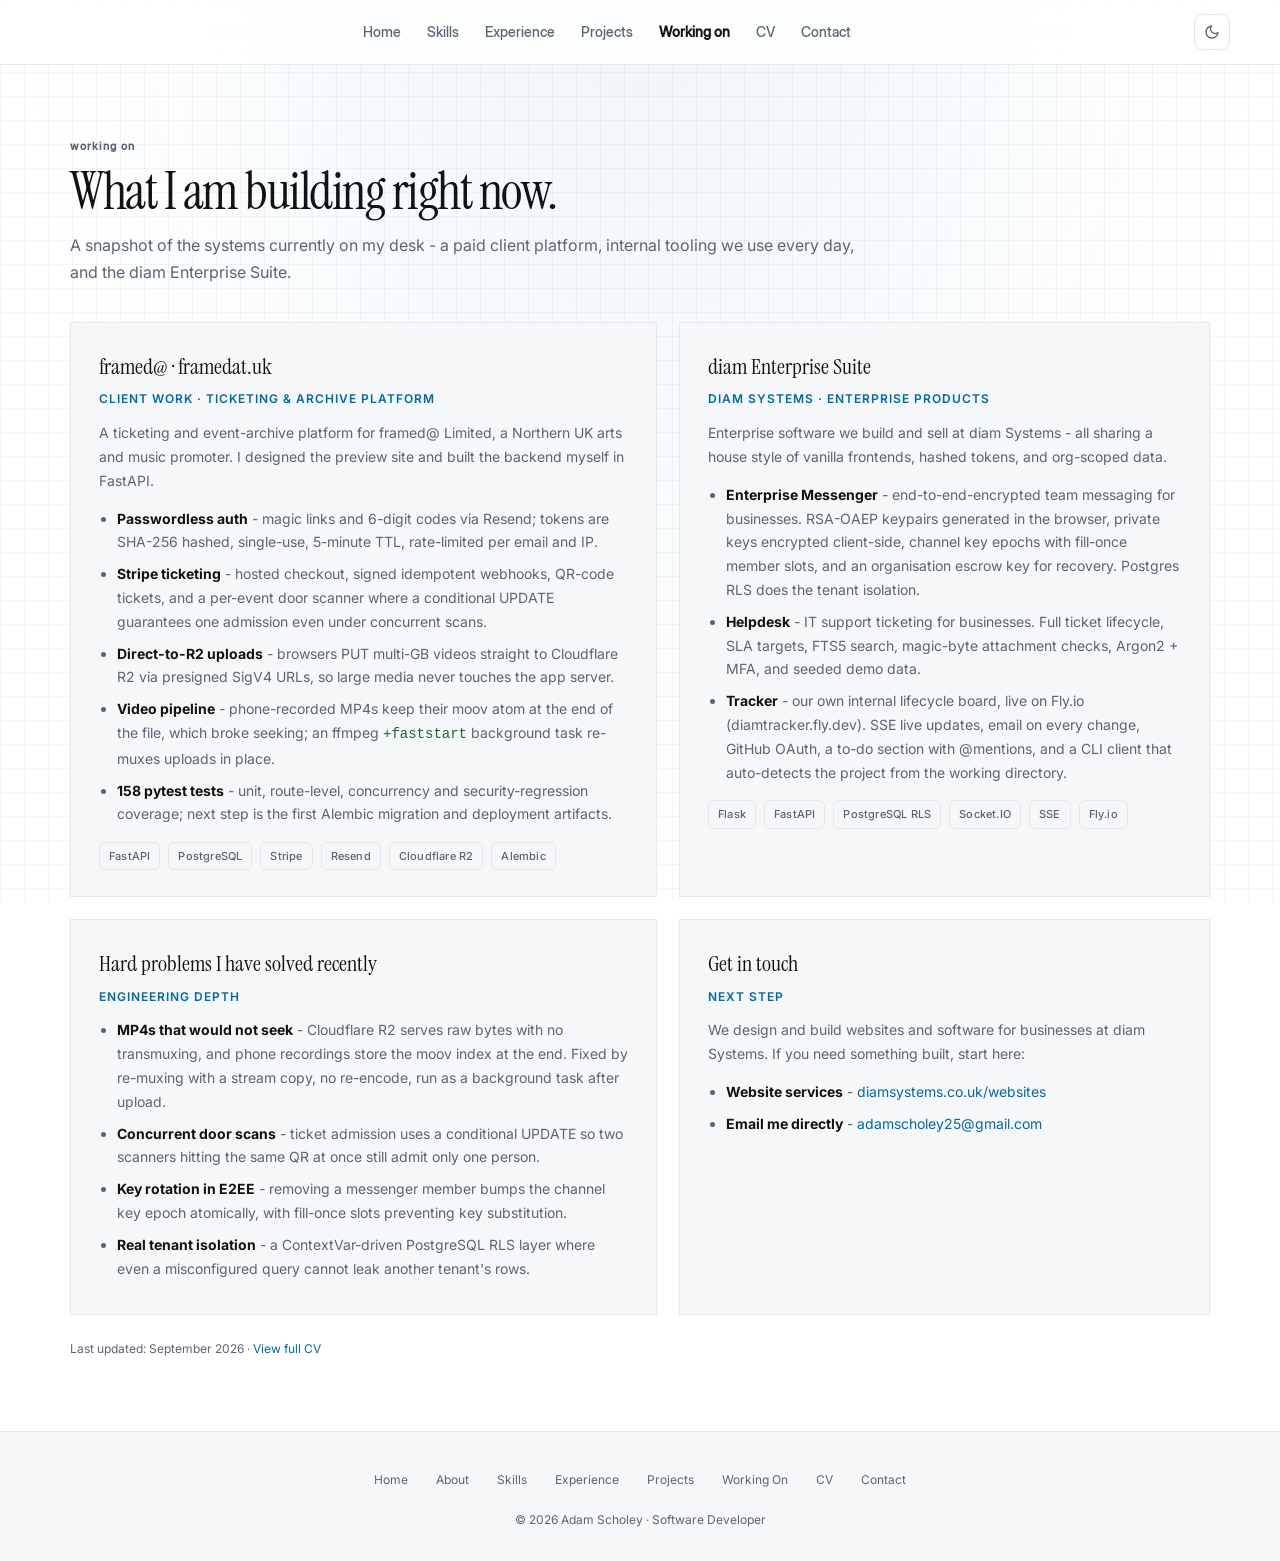
<file: now.html>
<!DOCTYPE html>
<html lang='en' class='js'>
<head>
<meta charset='UTF-8'>
<meta name='viewport' content='width=device-width, initial-scale=1.0'>
<meta name='description' content='What Adam Scholey is working on now'>
<title>Working On - Adam Scholey</title>
<meta name="description" content="What Adam Scholey is building right now - current engineering work and focus areas.">
<meta property="og:type" content="website">
<meta property="og:site_name" content="Adam Scholey">
<meta property="og:title" content="Working On - Adam Scholey">
<meta property="og:description" content="What Adam Scholey is building right now - current engineering work and focus areas.">
<meta property="og:url" content="https://adam-scholey.github.io/now.html">
<meta property="og:image" content="https://adam-scholey.github.io/images/og-cover.jpg">
<meta name="twitter:card" content="summary_large_image">
<link rel="canonical" href="https://adam-scholey.github.io/now.html">
<link rel='preconnect' href='https://fonts.googleapis.com'>
<link rel='preconnect' href='https://fonts.gstatic.com' crossorigin>
<link rel='stylesheet' href='https://fonts.googleapis.com/css2?family=Space+Grotesk:wght@500&family=Cormorant+Garamond:ital,wght@0,500;0,600;1,500&amp;family=Inter:wght@400;500;600;700&amp;family=Instrument+Serif:ital@0;1&amp;display=swap'>
<style>
@font-face { font-family:'Inter Display'; src:url('fonts/InterDisplay-Medium.ttf') format('truetype'); font-weight:500; font-style:normal; font-display:swap; }
:root{color-scheme:light;
  --bg:#ffffff;
  --panel:#f6f7f8;
  --panel2:#f6f7f8;
  --text:#101214;
  --muted:#5b6472;
  --soft:#5b6472;
  --gold:#0369a1;
  --gold2:#075985;
  --rose:#166534;
  --rose2:#15803d;
  --cream:#101214;
  --border:#e5e8ec;
  --border-hover:#c3cad2;
  --gold-border:rgba(3,105,161,.45);
  --shadow:none;
  --radius:0px;
}
*{box-sizing:border-box;margin:0;padding:0}
html{scroll-behavior:smooth}
body{
  font-family:'Inter',Arial,sans-serif;
  color:var(--text);
  background:var(--bg);
  line-height:1.65;
  overflow-x:hidden;
}
body::before{
  content:'';
  position:fixed;
  inset:0;
  z-index:-5;
  pointer-events:none;
  background:
    radial-gradient(ellipse at 50% -10%, rgba(3,105,161,.07) 0%, rgba(255,255,255,0) 70%),
    linear-gradient(to right, rgba(16,18,20,.04) 1px, transparent 1px),
    linear-gradient(to bottom, rgba(16,18,20,.04) 1px, transparent 1px);
  background-size:100% 100%, 24px 24px, 24px 24px;
}
a{color:inherit;text-decoration:none}
nav{
  position:sticky;
  top:0;
  left:0;
  right:0;
  z-index:1000;
  padding:14px 20px;
  background:rgba(255,255,255,.82);
  border-bottom:1px solid rgba(16,18,20,.09);
  backdrop-filter:blur(12px);
  -webkit-backdrop-filter:blur(12px);
}
.nav-inner{position:relative;max-width:1180px;margin:auto;display:flex;align-items:center;justify-content:space-between;gap:20px}
.nav-flat{display:flex;align-items:center;margin:0 auto;gap:22px}
.nav-flat a{font-family:'Space Grotesk','Inter',Arial,sans-serif;color:var(--muted);font-size:14px;font-weight:500;padding:6px 2px;transition:color .18s ease}
.nav-flat a:hover{color:var(--text)}
.nav-flat a.active{color:var(--text);font-weight:600}
.nav-toggle{display:none;background:none;border:none;cursor:pointer;padding:8px;flex-direction:column;gap:5px;margin-left:auto}
.nav-toggle span{display:block;width:22px;height:2px;background:var(--text);transition:transform .25s,opacity .25s}
nav.open .nav-toggle span:nth-child(1){transform:translateY(7px) rotate(45deg)}
nav.open .nav-toggle span:nth-child(2){opacity:0}
nav.open .nav-toggle span:nth-child(3){transform:translateY(-7px) rotate(-45deg)}
.nav-links{display:none;position:absolute;top:calc(100% + 15px);right:0;min-width:250px;background:#fff;border:1px solid var(--border);border-radius:12px;padding:10px;box-shadow:0 18px 44px rgba(16,18,20,.14);flex-direction:column;z-index:1001}
nav.open .nav-links{display:flex}
.nav-links a{font-family:'Space Grotesk','Inter',Arial,sans-serif;color:var(--text);font-size:15px;font-weight:500;padding:10px 14px;border-radius:8px;transition:background-color .15s ease,color .15s ease}
.nav-links a:hover{background:var(--panel)}
.nav-links a.active{color:var(--text);font-weight:600}
.nav-links-foot{display:flex;gap:16px;margin-top:6px;padding:12px 14px 6px;border-top:1px solid var(--border)}
.nav-links-foot a{font-size:12.5px;color:var(--muted);padding:2px 0;border-radius:0}
.nav-links-foot a:hover{background:none;color:var(--text)}
main{position:relative;z-index:2}
section{max-width:1180px;margin:0 auto;padding:72px 20px}
.section-head{margin-bottom:36px}
.kicker{color:var(--gold);font-size:11px;font-weight:600;text-transform:uppercase;letter-spacing:2.5px;margin-bottom:10px}
h1,h2{font-family:'Cormorant Garamond',Georgia,serif;font-weight:600;font-size:clamp(32px,5vw,52px);line-height:1.05;letter-spacing:-1.5px;margin-bottom:12px}
.subtitle{color:var(--muted);max-width:800px;font-size:16px;line-height:1.7}
.card,.now-card{
  background:var(--panel);
  border:1px solid var(--border);
  border-radius:0;
  padding:26px 26px 26px 28px;
  transition:transform .2s ease,border-color .2s ease;
}
.card:hover,.now-card:hover{transform:translateY(-2px);border-color:var(--border-hover)}
.card h3,.now-card h3{
  color:var(--text);
  font-family:'Cormorant Garamond',Georgia,serif;
  font-weight:600;
  font-size:22px;
  margin-bottom:4px;
}
.card-sub{color:var(--gold);font-size:12px;font-weight:600;letter-spacing:1px;text-transform:uppercase;margin-bottom:12px}
.now-card p,.now-card li{color:var(--muted);font-size:14px;line-height:1.7}
.now-card ul{padding-left:18px}
.now-card li{margin-bottom:8px}
.now-card li strong{color:var(--text)}
.grid-2{display:grid;grid-template-columns:1.05fr .95fr;gap:22px}
.last-updated{color:var(--soft);font-size:12px;margin-top:24px}
.tags{display:flex;flex-wrap:wrap;gap:8px;margin-top:16px}
.tag{
  color:var(--soft);
  border:1px solid var(--border);
  border-radius:6px;
  padding:4px 9px;
  font-size:11px;
  letter-spacing:.2px;
  font-weight:500;
}
footer{
  position:relative;z-index:2;
  border-top:1px solid rgba(16,18,20,.07);
  background:#f6f7f8;
  padding:32px 20px;text-align:center;
}
.footer-nav{display:flex;justify-content:center;flex-wrap:wrap;gap:12px;margin-bottom:14px}
.footer-nav a{color:var(--soft);font-size:12px;padding:6px 8px;transition:color .2s}
.footer-nav a:hover{color:var(--gold)}
.reveal{opacity:1;transform:none}
.js .reveal{opacity:0;transform:translateY(24px);transition:opacity .7s ease,transform .7s ease}
.js .reveal.visible{opacity:1;transform:translateY(0)}
@media(max-width:960px){.grid-2{grid-template-columns:1fr}}
@media(max-width:720px){
  .nav-inner{flex-direction:row;align-items:center}
  .nav-flat{display:none}
  .nav-toggle{display:flex}
  .nav-links{left:0;right:0;min-width:0;border-radius:0;border-left:none;border-right:none}
  .nav-links a{padding:11px 8px;font-size:17px}
  section{padding:60px 16px}
}
/* PAGE VEIL */
.page-veil{position:fixed;inset:0;z-index:2000;background:var(--bg);opacity:0;pointer-events:none;transition:opacity .35s cubic-bezier(.4,0,.2,1)}
.js .page-veil{opacity:1}
.js .page-veil.ready{opacity:0}
@media (prefers-reduced-motion: reduce){
  .js .reveal,.js .reveal.visible{opacity:1;transform:none;transition:none}
  html{scroll-behavior:auto}
  .page-veil{transition:none}
  .js .page-veil{opacity:0}
  .card,.now-card{transition:border-color .2s ease}
  .card:hover,.now-card:hover{transform:none}
}
a:focus-visible,button:focus-visible,input:focus-visible,[tabindex]:focus-visible{outline:2px solid var(--gold);outline-offset:2px;border-radius:4px}
</style>
<link rel="stylesheet" href="theme.css">
<script src="theme.js"></script>
<script>document.documentElement.classList.add('js')</script>
</head>
<body>
<div class="page-veil" aria-hidden="true"></div>

<nav>
  <div class="nav-inner">
    <div class="nav-flat">
      <a href="index.html">Home</a><a href="skills.html">Skills</a><a href="experience.html">Experience</a><a href="projects.html">Projects</a><a href="now.html" class="active">Working on</a><a href="cv.html">CV</a><a href="contact.html">Contact</a>
    </div>
    <div class="nav-links">
      <a href="index.html">Home</a>
      <a href="skills.html">Skills</a>
      <a href="experience.html">Experience</a>
      <a href="projects.html">Projects</a>
      <a href="diagrams.html">Docs &amp; architecture</a>
      <a href="now.html" class="active">Working on</a>
      <a href="cv.html">CV</a>
      <a href="contact.html">Contact</a>
      <div class="nav-links-foot">
        <a href="https://github.com/adam-scholey" target="_blank" rel="noopener">github</a>
        <a href="https://www.linkedin.com/in/adam-scholey-8306892b0/" target="_blank" rel="noopener">linkedin</a>
        <a href="mailto:adamscholey25@gmail.com">email</a>
      </div>
    </div>
    <button class="theme-toggle" id="theme-toggle" type="button" aria-label="Toggle dark mode" title="Toggle dark mode"><svg class="icon-moon" viewBox="0 0 24 24" fill="none" stroke="currentColor" stroke-width="2" stroke-linecap="round" stroke-linejoin="round" aria-hidden="true"><path d="M21 12.79A9 9 0 1 1 11.21 3 7 7 0 0 0 21 12.79z"/></svg><svg class="icon-sun" viewBox="0 0 24 24" fill="none" stroke="currentColor" stroke-width="2" stroke-linecap="round" aria-hidden="true"><circle cx="12" cy="12" r="4"/><path d="M12 2v2M12 20v2M4.9 4.9l1.4 1.4M17.7 17.7l1.4 1.4M2 12h2M20 12h2M4.9 19.1l1.4-1.4M17.7 6.3l1.4-1.4"/></svg></button>
    <button class="nav-toggle" id="nav-toggle" aria-label="Menu" aria-expanded="false"><span></span><span></span><span></span></button>
  </div>
</nav>

<main>
  <section class='reveal'>
    <div class='section-head'>
      <div class='kicker'>Working On</div>
      <h1>What I am building right now.</h1>
      <p class='subtitle'>A snapshot of the systems currently on my desk - a paid client platform, internal tooling we use every day, and the diam Enterprise Suite.</p>
    </div>

    <div class='grid-2'>
      <div class='now-card reveal'>
        <h3>framed@ &middot; framedat.uk</h3>
        <div class='card-sub'>Client work &middot; Ticketing &amp; archive platform</div>
        <p>A ticketing and event-archive platform for framed@ Limited, a Northern UK arts and music promoter. I designed the preview site and built the backend myself in FastAPI.</p>
        <ul style='margin-top:14px'>
          <li><strong>Passwordless auth</strong> - magic links and 6-digit codes via Resend; tokens are SHA-256 hashed, single-use, 5-minute TTL, rate-limited per email and IP.</li>
          <li><strong>Stripe ticketing</strong> - hosted checkout, signed idempotent webhooks, QR-code tickets, and a per-event door scanner where a conditional UPDATE guarantees one admission even under concurrent scans.</li>
          <li><strong>Direct-to-R2 uploads</strong> - browsers PUT multi-GB videos straight to Cloudflare R2 via presigned SigV4 URLs, so large media never touches the app server.</li>
          <li><strong>Video pipeline</strong> - phone-recorded MP4s keep their moov atom at the end of the file, which broke seeking; an ffmpeg <code style='color:var(--rose)'>+faststart</code> background task re-muxes uploads in place.</li>
          <li><strong>158 pytest tests</strong> - unit, route-level, concurrency and security-regression coverage; next step is the first Alembic migration and deployment artifacts.</li>
        </ul>
        <div class='tags'>
          <span class='tag'>FastAPI</span>
          <span class='tag'>PostgreSQL</span>
          <span class='tag'>Stripe</span>
          <span class='tag'>Resend</span>
          <span class='tag'>Cloudflare R2</span>
          <span class='tag'>Alembic</span>
        </div>
      </div>

      <div class='now-card reveal'>
        <h3>diam Enterprise Suite</h3>
        <div class='card-sub'>diam Systems &middot; Enterprise products</div>
        <p>Enterprise software we build and sell at diam Systems - all sharing a house style of vanilla frontends, hashed tokens, and org-scoped data.</p>
        <ul style='margin-top:14px'>
          <li><strong>Enterprise Messenger</strong> - end-to-end-encrypted team messaging for businesses. RSA-OAEP keypairs generated in the browser, private keys encrypted client-side, channel key epochs with fill-once member slots, and an organisation escrow key for recovery. Postgres RLS does the tenant isolation.</li>
          <li><strong>Helpdesk</strong> - IT support ticketing for businesses. Full ticket lifecycle, SLA targets, FTS5 search, magic-byte attachment checks, Argon2 + MFA, and seeded demo data.</li>
          <li><strong>Tracker</strong> - our own internal lifecycle board, live on Fly.io (diamtracker.fly.dev). SSE live updates, email on every change, GitHub OAuth, a to-do section with @mentions, and a CLI client that auto-detects the project from the working directory.</li>
        </ul>
        <div class='tags'>
          <span class='tag'>Flask</span>
          <span class='tag'>FastAPI</span>
          <span class='tag'>PostgreSQL RLS</span>
          <span class='tag'>Socket.IO</span>
          <span class='tag'>SSE</span>
          <span class='tag'>Fly.io</span>
        </div>
      </div>

      <div class='now-card reveal'>
        <h3>Hard problems I have solved recently</h3>
        <div class='card-sub'>Engineering depth</div>
        <ul>
          <li><strong>MP4s that would not seek</strong> - Cloudflare R2 serves raw bytes with no transmuxing, and phone recordings store the moov index at the end. Fixed by re-muxing with a stream copy, no re-encode, run as a background task after upload.</li>
          <li><strong>Concurrent door scans</strong> - ticket admission uses a conditional UPDATE so two scanners hitting the same QR at once still admit only one person.</li>
          <li><strong>Key rotation in E2EE</strong> - removing a messenger member bumps the channel key epoch atomically, with fill-once slots preventing key substitution.</li>
          <li><strong>Real tenant isolation</strong> - a ContextVar-driven PostgreSQL RLS layer where even a misconfigured query cannot leak another tenant's rows.</li>
        </ul>
      </div>

      <div class='now-card reveal'>
        <h3>Get in touch</h3>
        <div class='card-sub'>Next step</div>
        <p>We design and build websites and software for businesses at diam Systems. If you need something built, start here:</p>
        <ul style='margin-top:14px'>
          <li><strong>Website services</strong> - <a href='https://diamsystems.co.uk/websites' style='color:var(--gold)' target='_blank' rel='noopener'>diamsystems.co.uk/websites</a></li>
          <li><strong>Email me directly</strong> - <a href='mailto:adamscholey25@gmail.com' style='color:var(--gold)'>adamscholey25@gmail.com</a></li>
        </ul>
      </div>
    </div>

    <p class='last-updated'>Last updated: September 2026 &middot; <a href='cv.html' style='color:var(--gold)'>View full CV</a></p>
  </section>
</main>

<footer>
  <div class='footer-nav'>
    <a href='index.html'>Home</a>
    <a href='index.html'>About</a>
    <a href='skills.html'>Skills</a>
    <a href='experience.html'>Experience</a>
    <a href='projects.html'>Projects</a>
    <a href='now.html'>Working On</a>
    <a href='cv.html'>CV</a>
    <a href='contact.html'>Contact</a>
  </div>
  <p style='color:var(--soft);font-size:12px'>&copy; <span id='year'>2026</span> Adam Scholey &middot; Software Developer</p>
</footer>

<script>
const reveals = document.querySelectorAll('.reveal');
const observer = new IntersectionObserver(function(entries){
  entries.forEach(function(entry){ if(entry.isIntersecting){ entry.target.classList.add('visible'); observer.unobserve(entry.target); } });
},{threshold:.1,rootMargin:"0px 0px -50px 0px"});
reveals.forEach(function(s){ observer.observe(s); });
const navToggle = document.getElementById('nav-toggle');
if(navToggle){navToggle.addEventListener('click', function(){document.querySelector('nav').classList.toggle('open')})}
document.querySelectorAll('.nav-links a').forEach(function(l){l.addEventListener('click', function(){document.querySelector('nav').classList.remove('open')})});
document.addEventListener("click",function(e){var nav=document.querySelector("nav");if(nav&&nav.classList.contains("open")&&!nav.contains(e.target))nav.classList.remove("open")});
document.addEventListener("keydown",function(e){if(e.key==="Escape"){var nav=document.querySelector("nav");if(nav)nav.classList.remove("open")}});

document.getElementById('year').textContent = new Date().getFullYear();
</script>

<script>
// Page transitions: veil fades in over outgoing page, fades out once the
// destination is ready. Timing: FADE_MS (350ms) matches the .page-veil CSS.
var veil=document.querySelector(".page-veil");
var FADE_MS=350;
var navTimer=null;
var reducedMotion=window.matchMedia("(prefers-reduced-motion: reduce)").matches;
function veilIn(){if(veil){requestAnimationFrame(function(){requestAnimationFrame(function(){veil.classList.add("ready")})})}}
function veilOut(){if(veil){veil.classList.remove("ready")}}
veilIn();
window.addEventListener("pageshow",function(){navTimer=null;veilIn()});
document.addEventListener("click",function(e){
  if(e.defaultPrevented||e.button!==0||e.metaKey||e.ctrlKey||e.shiftKey||e.altKey||navTimer)return;
  var a=e.target.closest("a[href]");
  if(!a||a.target||a.hasAttribute("download"))return;
  var h=a.getAttribute("href");
  if(!h||h.charAt(0)==="#"||h.indexOf("mailto:")===0||h.indexOf("tel:")===0||h.indexOf("javascript:")===0)return;
  var u;
  try{u=new URL(h,location.href)}catch(err){return}
  if(u.origin!==location.origin||u.href===location.href)return;
  e.preventDefault();
  if(reducedMotion){location.href=u.href;return}
  veilOut();
  navTimer=setTimeout(function(){location.href=u.href},FADE_MS);
  setTimeout(function(){if(navTimer&&document.visibilityState==="visible"){navTimer=null;veilIn()}},3000);
});

// Prefetch eligible internal pages on hover/touch
var prefetched={};
function prefetchPage(h){
  if(prefetched[h])return;
  prefetched[h]=true;
  var l=document.createElement("link");l.rel="prefetch";l.href=h;document.head.appendChild(l);
}
function maybePrefetch(e){
  var t=e.target&&e.target.closest?e.target.closest("a[href]"):null;
  if(!t||t.target||t.hasAttribute("download"))return;
  var h=t.getAttribute("href");
  if(!h||h.charAt(0)==="#"||h.indexOf("mailto:")===0||h.indexOf("tel:")===0||h.indexOf("javascript:")===0)return;
  try{var u=new URL(h,location.href);if(u.origin===location.origin)prefetchPage(u.href)}catch(err){/* malformed URL - skip prefetch */}
}
document.addEventListener("pointerover",maybePrefetch,{passive:true});
document.addEventListener("touchstart",maybePrefetch,{passive:true});
</script>
</body>
</html>
</file>
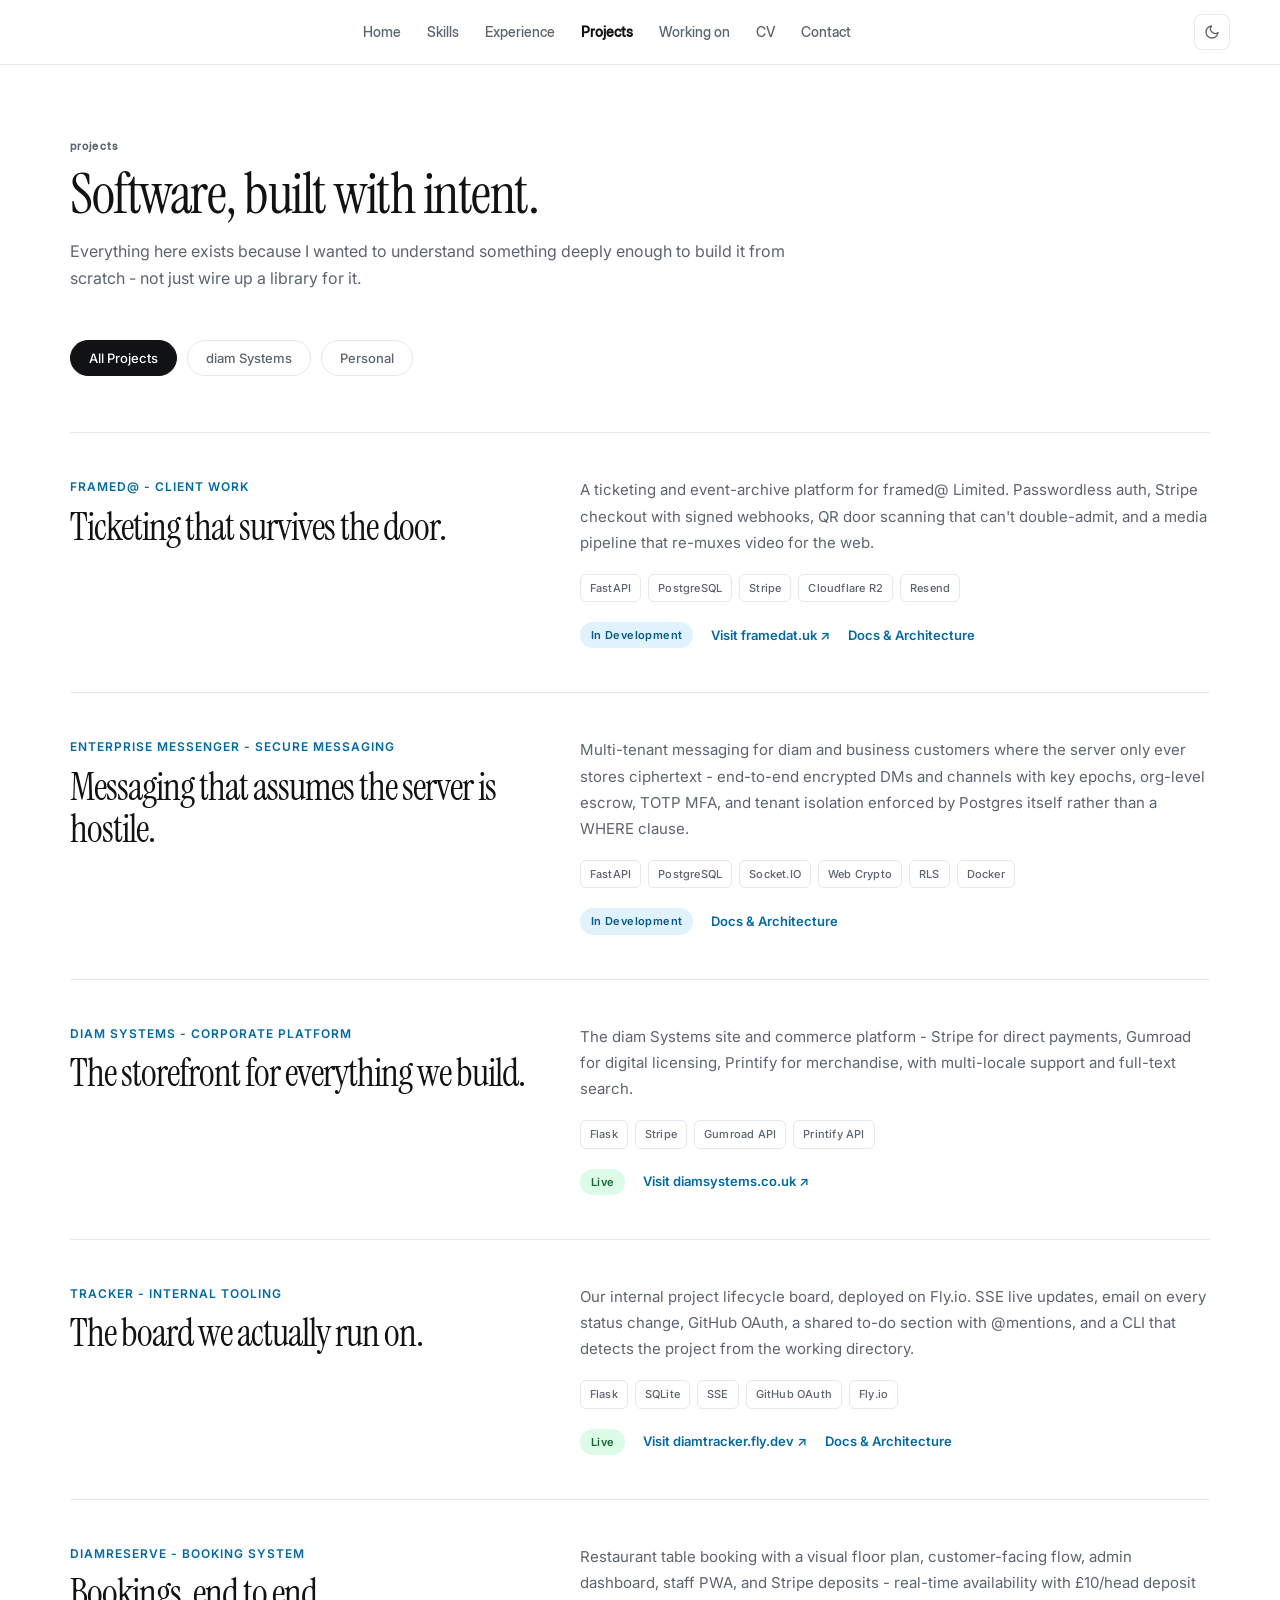
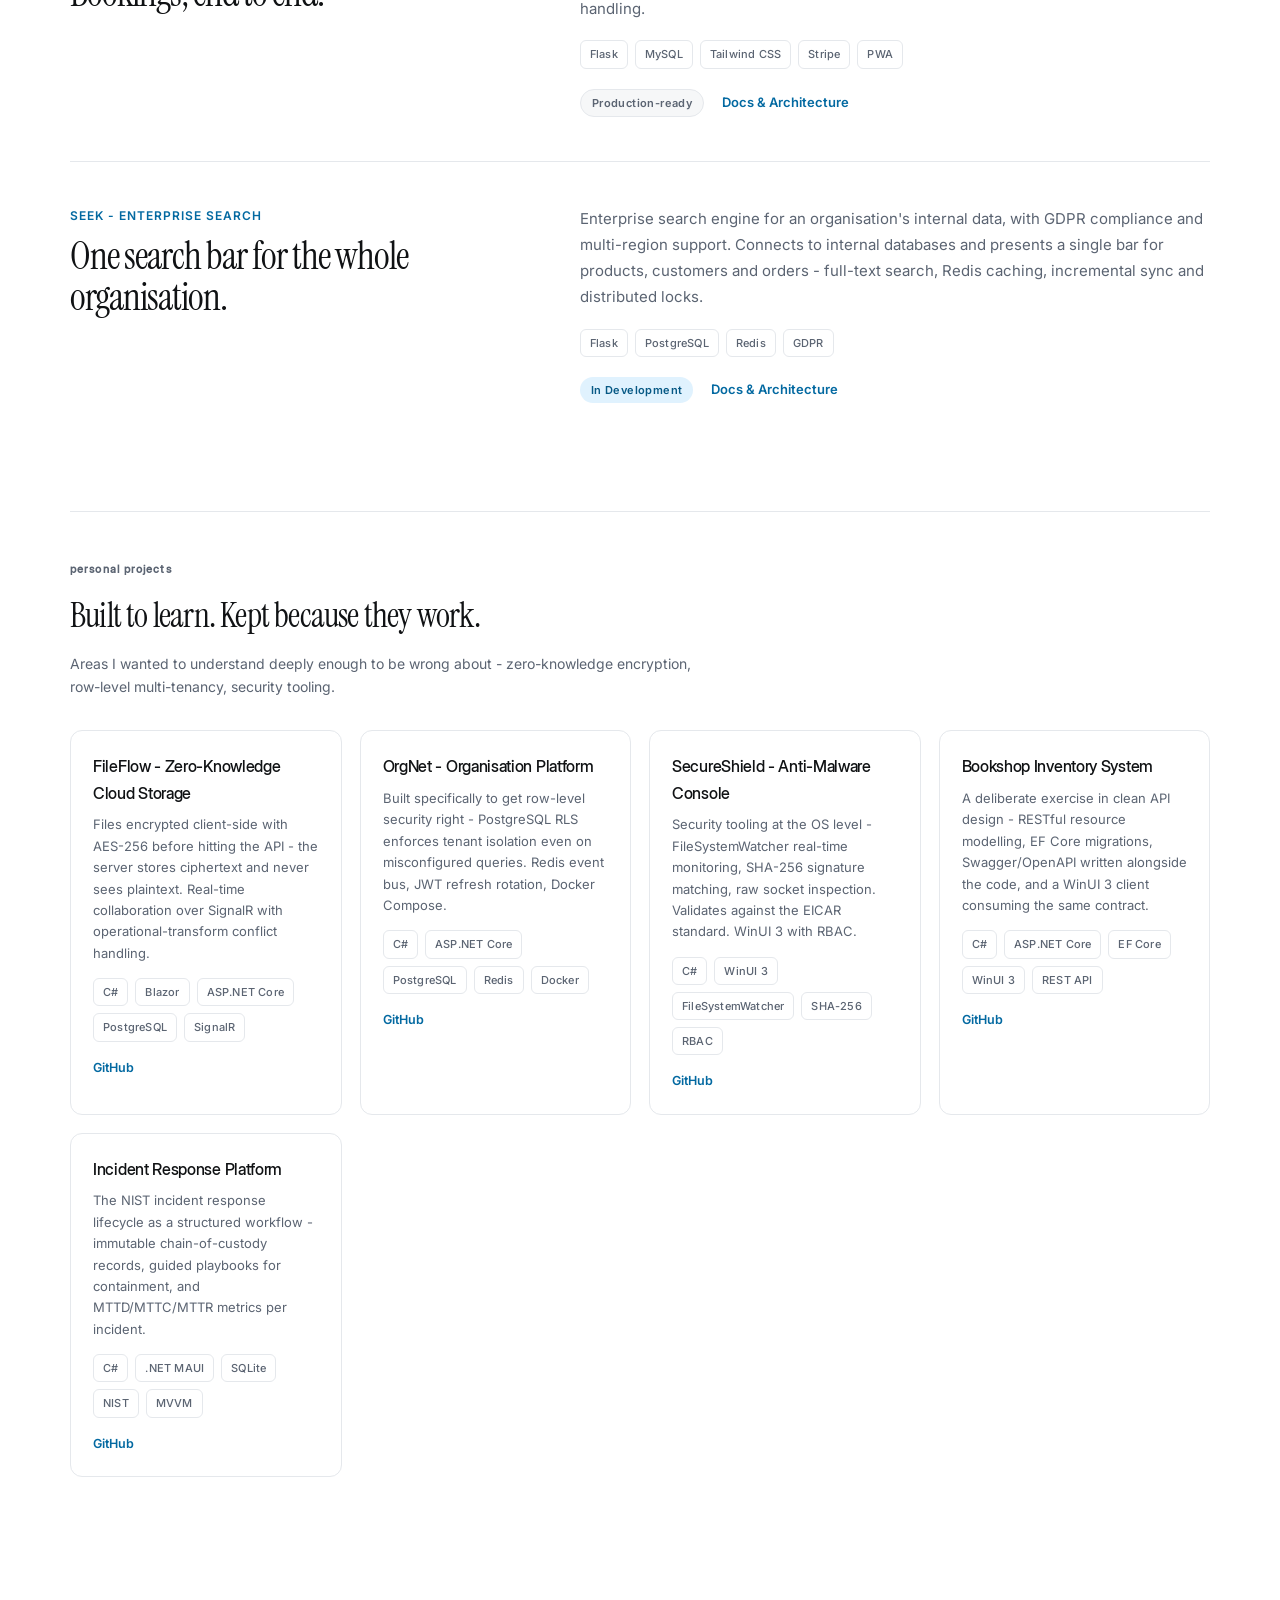
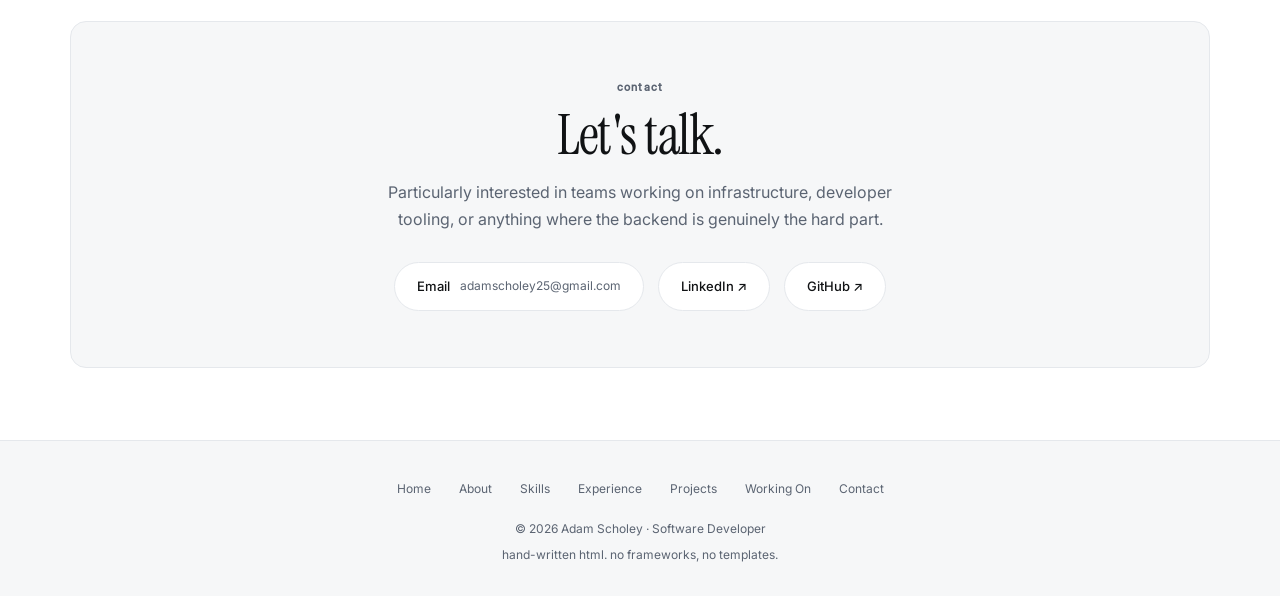
<file: projects.html>
<!DOCTYPE html>
<html lang="en" class="js">
<head>
<meta charset="UTF-8">
<meta name="color-scheme" content="light">
<meta name="viewport" content="width=device-width, initial-scale=1.0">
<meta name="description" content="Systems built for production - a client ticketing platform, encrypted messaging, enterprise search and internal tooling.">
<meta property="og:type" content="website">
<meta property="og:site_name" content="Adam Scholey">
<meta property="og:title" content="Projects - Adam Scholey">
<meta property="og:description" content="Systems built for production - a client ticketing platform, encrypted messaging, enterprise search and internal tooling.">
<meta property="og:url" content="https://adam-scholey.github.io/projects.html">
<meta property="og:image" content="https://adam-scholey.github.io/images/og-cover.jpg">
<meta name="twitter:card" content="summary_large_image">
<link rel="canonical" href="https://adam-scholey.github.io/projects.html">
<title>Projects - Adam Scholey</title>
<link rel="preconnect" href="https://fonts.googleapis.com">
<link rel="preconnect" href="https://fonts.gstatic.com" crossorigin>
<link rel="preload" as="style" href="https://fonts.googleapis.com/css2?family=Cormorant+Garamond:ital,wght@0,500;0,600;1,500&family=Space+Grotesk:wght@500&family=Inter:wght@400;500;600;700&family=Instrument+Serif:ital@0;1&display=swap" onload="this.onload=null;this.rel='stylesheet'">
<noscript><link rel="stylesheet" href="https://fonts.googleapis.com/css2?family=Cormorant+Garamond:ital,wght@0,500;0,600;1,500&family=Space+Grotesk:wght@500&family=Inter:wght@400;500;600;700&family=Instrument+Serif:ital@0;1&display=swap"></noscript>
<style>
@font-face { font-family:'Inter Display'; src:url('fonts/InterDisplay-Medium.ttf') format('truetype'); font-weight:500; font-style:normal; font-display:swap; }
:root{color-scheme:light;
  --bg:#ffffff;
  --panel:#f6f7f8;
  --text:#101214;
  --muted:#5b6472;
  --soft:#5b6472;
  --accent:#0369a1;
  --accent-hover:#075985;
  --green-bg:#dcfce7;
  --green-text:#166534;
  --blue-bg:#e0f2fe;
  --blue-text:#075985;
  --border:#e5e8ec;
  --border-hover:#c3cad2;
}
*{box-sizing:border-box;margin:0;padding:0}
html{scroll-behavior:smooth;scroll-padding-top:80px}
body{
  font-family:'Inter',Arial,sans-serif;
  color:var(--text);
  background:var(--bg);
  line-height:1.65;
  overflow-x:hidden;
}
a{color:inherit;text-decoration:none}

/* NAV */
nav{
  position:sticky;
  top:0;
  left:0;
  right:0;
  z-index:1000;
  padding:14px 20px;
  background:rgba(255,255,255,.82);
  border-bottom:1px solid var(--border);
  backdrop-filter:blur(12px);
  -webkit-backdrop-filter:blur(12px);
}
.nav-inner{position:relative;max-width:1180px;margin:auto;display:flex;align-items:center;justify-content:space-between;gap:20px}
.nav-flat{display:flex;align-items:center;margin:0 auto;gap:22px}
.nav-flat a{font-family:'Space Grotesk','Inter',Arial,sans-serif;color:var(--muted);font-size:14px;font-weight:500;padding:6px 2px;transition:color .18s ease}
.nav-flat a:hover{color:var(--text)}
.nav-flat a.active{color:var(--text);font-weight:600}
.nav-toggle{display:none;background:none;border:none;cursor:pointer;padding:8px;flex-direction:column;gap:5px;margin-left:auto}
.nav-toggle span{display:block;width:22px;height:2px;background:var(--text);transition:transform .25s,opacity .25s}
nav.open .nav-toggle span:nth-child(1){transform:translateY(7px) rotate(45deg)}
nav.open .nav-toggle span:nth-child(2){opacity:0}
nav.open .nav-toggle span:nth-child(3){transform:translateY(-7px) rotate(-45deg)}
.nav-links{display:none;position:absolute;top:calc(100% + 15px);right:0;min-width:250px;background:#fff;border:1px solid var(--border);border-radius:12px;padding:10px;box-shadow:0 18px 44px rgba(16,18,20,.14);flex-direction:column;z-index:1001}
nav.open .nav-links{display:flex}
.nav-links a{font-family:'Space Grotesk','Inter',Arial,sans-serif;color:var(--text);font-size:15px;font-weight:500;padding:10px 14px;border-radius:8px;transition:background-color .15s ease,color .15s ease}
.nav-links a:hover{background:var(--panel)}
.nav-links a.active{color:var(--text);font-weight:600}
.nav-links-foot{display:flex;gap:16px;margin-top:6px;padding:12px 14px 6px;border-top:1px solid var(--border)}
.nav-links-foot a{font-size:12.5px;color:var(--muted);padding:2px 0;border-radius:0}
.nav-links-foot a:hover{background:none;color:var(--text)}

main{position:relative;z-index:2}
section{max-width:1180px;margin:0 auto;padding:72px 20px}

/* HEAD */
.section-head{margin-bottom:48px;max-width:720px}
.kicker{color:var(--accent);font-size:11px;font-weight:600;text-transform:uppercase;letter-spacing:1.6px;margin-bottom:10px}
h1,h2{font-family:'Cormorant Garamond',Georgia,serif;font-weight:600;font-size:clamp(34px,5vw,56px);line-height:1.05;letter-spacing:-1.5px;margin-bottom:14px}
.subtitle{color:var(--muted);font-size:16px;line-height:1.7}

/* FILTERS */
.filters{display:flex;gap:10px;flex-wrap:wrap;margin-bottom:56px}
.filter-btn{
  padding:9px 18px;
  border-radius:999px;
  border:1px solid var(--border);
  background:transparent;
  color:var(--muted);
  font-family:'Inter',Arial,sans-serif;
  font-size:13px;
  font-weight:500;
  cursor:pointer;
  transition:border-color .15s,color .15s,background-color .15s;
}
.filter-btn:hover{border-color:var(--border-hover);color:var(--text)}
.filter-btn.active{background:var(--text);border-color:var(--text);color:#fff}

/* SHOWCASE ROWS */
.showcase{
  display:grid;
  grid-template-columns:.85fr 1.15fr;
  gap:44px;
  align-items:start;
  padding:44px 0;
  border-top:1px solid var(--border);
}
.showcase:first-of-type{border-top:none;padding-top:0}

.show-label{color:var(--accent);font-size:12px;font-weight:600;letter-spacing:1px;text-transform:uppercase;margin-bottom:10px}
.show-title{font-family:'Cormorant Garamond',Georgia,serif;font-weight:600;font-size:clamp(26px,3.2vw,38px);line-height:1.1;letter-spacing:-1px;color:var(--text);margin:0}
.show-desc{color:var(--muted);font-size:15px;line-height:1.75;margin-bottom:18px}
.tags{display:flex;flex-wrap:wrap;gap:7px;margin-bottom:20px}
.tag{color:var(--muted);border:1px solid var(--border);border-radius:6px;padding:4px 9px;font-size:11px;letter-spacing:.2px;font-weight:500}
.show-links{display:flex;align-items:center;gap:18px;flex-wrap:wrap}
.show-links a{color:var(--accent);font-size:13px;font-weight:600;transition:color .15s}
.show-links a:hover{color:var(--accent-hover);text-decoration:underline}
.proj-status{display:inline-flex;align-items:center;padding:4px 11px;border-radius:999px;font-size:11px;font-weight:600;letter-spacing:.4px}
.status-dev{background:var(--blue-bg);color:var(--blue-text)}
.status-live{background:var(--green-bg);color:var(--green-text)}
.status-done{background:var(--panel);color:var(--muted);border:1px solid var(--border)}

/* PERSONAL */
.personal-head{margin:64px 0 32px;padding-top:48px;border-top:1px solid var(--border)}
.personal-head h3{font-family:'Cormorant Garamond',Georgia,serif;font-weight:600;font-size:clamp(24px,3vw,34px);letter-spacing:-.8px;margin-bottom:8px}
.personal-head p{color:var(--muted);font-size:14px;max-width:640px}
.mini-grid{display:grid;grid-template-columns:repeat(auto-fit,minmax(260px,1fr));gap:18px}
.mini-card{
  background:#fff;
  border:1px solid var(--border);
  border-radius:12px;
  padding:22px;
  transition:border-color .2s,transform .2s;
}
.mini-card:hover{border-color:var(--border-hover);transform:translateY(-2px)}
.mini-card h4{font-family:'Space Grotesk','Inter',Arial,sans-serif;font-size:16px;font-weight:500;color:var(--text);margin-bottom:8px;letter-spacing:-.3px}
.mini-card p{color:var(--muted);font-size:13px;line-height:1.65;margin-bottom:14px}
.mini-card .tags{margin-bottom:16px}
.mini-links{display:flex;align-items:center;gap:14px;flex-wrap:wrap}
.mini-links a{color:var(--accent);font-size:12.5px;font-weight:600}
.mini-links a:hover{color:var(--accent-hover);text-decoration:underline}

/* CONTACT */
.contact-panel{
  background:var(--panel);
  border:1px solid var(--border);
  border-radius:16px;
  padding:56px 32px;
  text-align:center;
}
.contact-links{display:flex;justify-content:center;gap:14px;flex-wrap:wrap;margin-top:28px}
.contact-links a{
  display:inline-flex;
  align-items:center;
  gap:10px;
  padding:13px 22px;
  border:1px solid var(--border);
  border-radius:999px;
  background:#fff;
  color:var(--text);
  font-size:13px;
  font-weight:500;
  transition:border-color .15s;
}
.contact-links a:hover{border-color:var(--text)}
.contact-links .small{color:var(--soft);font-size:12px;font-weight:400}

footer{
  border-top:1px solid var(--border);
  background:var(--panel);
  padding:32px 20px;
  text-align:center;
}
.footer-nav{display:flex;justify-content:center;flex-wrap:wrap;gap:12px;margin-bottom:14px}
.footer-nav a{color:var(--muted);font-size:12px;padding:6px 8px;transition:color .2s}
.footer-nav a:hover{color:var(--accent)}
.footer-note{color:var(--soft);font-size:12px;margin-top:6px}

.reveal{opacity:1;transform:none}
.js .reveal{opacity:0;transform:translateY(24px);transition:opacity .7s ease,transform .7s ease}
.js .reveal.visible{opacity:1;transform:translateY(0)}

@media(max-width:960px){
  .showcase{grid-template-columns:1fr;gap:14px}
}
@media(max-width:720px){
  .nav-inner{flex-direction:row;align-items:center}
  .nav-flat{display:none}
  .nav-toggle{display:flex}
  .nav-links{left:0;right:0;min-width:0;border-radius:0;border-left:none;border-right:none}
  .nav-links a{padding:11px 8px;font-size:17px}
  section{padding:60px 16px}
  .showcase{padding:36px 0;gap:22px}
}
/* PAGE VEIL */
.page-veil{position:fixed;inset:0;z-index:2000;background:var(--bg);opacity:0;pointer-events:none;transition:opacity .35s cubic-bezier(.4,0,.2,1)}
.js .page-veil{opacity:1}
.js .page-veil.ready{opacity:0}
@media (prefers-reduced-motion: reduce){
  .js .reveal,.js .reveal.visible{opacity:1;transform:none;transition:none}
  html{scroll-behavior:auto}
  .page-veil{transition:none}
  .js .page-veil{opacity:0}
  .mini-card{transition:border-color .2s}
  .mini-card:hover{transform:none}
}
a:focus-visible,button:focus-visible,input:focus-visible,[tabindex]:focus-visible{outline:2px solid var(--gold);outline-offset:2px;border-radius:4px}
</style>
<link rel="stylesheet" href="theme.css">
<script src="theme.js"></script>
<script>document.documentElement.classList.add("js")</script>
</head>
<body>
<div class="page-veil" aria-hidden="true"></div>

<nav>
  <div class="nav-inner">
    <div class="nav-flat">
      <a href="index.html">Home</a><a href="skills.html">Skills</a><a href="experience.html">Experience</a><a href="projects.html" class="active">Projects</a><a href="now.html">Working on</a><a href="cv.html">CV</a><a href="contact.html">Contact</a>
    </div>
    <div class="nav-links">
      <a href="index.html">Home</a>
      <a href="skills.html">Skills</a>
      <a href="experience.html">Experience</a>
      <a href="projects.html" class="active">Projects</a>
      <a href="diagrams.html">Docs &amp; architecture</a>
      <a href="now.html">Working on</a>
      <a href="cv.html">CV</a>
      <a href="contact.html">Contact</a>
      <div class="nav-links-foot">
        <a href="https://github.com/adam-scholey" target="_blank" rel="noopener">github</a>
        <a href="https://www.linkedin.com/in/adam-scholey-8306892b0/" target="_blank" rel="noopener">linkedin</a>
        <a href="mailto:adamscholey25@gmail.com">email</a>
      </div>
    </div>
    <button class="theme-toggle" id="theme-toggle" type="button" aria-label="Toggle dark mode" title="Toggle dark mode"><svg class="icon-moon" viewBox="0 0 24 24" fill="none" stroke="currentColor" stroke-width="2" stroke-linecap="round" stroke-linejoin="round" aria-hidden="true"><path d="M21 12.79A9 9 0 1 1 11.21 3 7 7 0 0 0 21 12.79z"/></svg><svg class="icon-sun" viewBox="0 0 24 24" fill="none" stroke="currentColor" stroke-width="2" stroke-linecap="round" aria-hidden="true"><circle cx="12" cy="12" r="4"/><path d="M12 2v2M12 20v2M4.9 4.9l1.4 1.4M17.7 17.7l1.4 1.4M2 12h2M20 12h2M4.9 19.1l1.4-1.4M17.7 6.3l1.4-1.4"/></svg></button>
    <button class="nav-toggle" id="nav-toggle" aria-label="Menu" aria-expanded="false"><span></span><span></span><span></span></button>
  </div>
</nav>

<main>
  <section class="reveal">
    <div class="section-head">
      <div class="kicker">Projects</div>
      <h1>Software, built with intent.</h1>
      <p class="subtitle">Everything here exists because I wanted to understand something deeply enough to build it from scratch - not just wire up a library for it.</p>
    </div>

    <div class="filters">
      <button class="filter-btn active" data-filter="all">All Projects</button>
      <button class="filter-btn" data-filter="diamsystems">diam Systems</button>
      <button class="filter-btn" data-filter="personal">Personal</button>
    </div>

    <div class="showcase" data-category="diamsystems">
      <div class="show-main">
        <div class="show-label">framed@ - Client Work</div>
        <h3 class="show-title">Ticketing that survives the door.</h3>
      </div>
      <div class="show-info">
        <p class="show-desc">A ticketing and event-archive platform for framed@ Limited. Passwordless auth, Stripe checkout with signed webhooks, QR door scanning that can't double-admit, and a media pipeline that re-muxes video for the web.</p>
        <div class="tags">
          <span class="tag">FastAPI</span><span class="tag">PostgreSQL</span><span class="tag">Stripe</span><span class="tag">Cloudflare R2</span><span class="tag">Resend</span>
        </div>
        <div class="show-links">
          <span class="proj-status status-dev">In Development</span>
          <a href="https://framedat.uk" target="_blank" rel="noopener">Visit framedat.uk ↗</a>
          <a href="diagrams.html?project=framedat">Docs &amp; Architecture</a>
        </div>
      </div>
    </div>

    <div class="showcase" data-category="diamsystems">
      <div class="show-main">
        <div class="show-label">Enterprise Messenger - Secure Messaging</div>
        <h3 class="show-title">Messaging that assumes the server is hostile.</h3>
      </div>
      <div class="show-info">
        <p class="show-desc">Multi-tenant messaging for diam and business customers where the server only ever stores ciphertext - end-to-end encrypted DMs and channels with key epochs, org-level escrow, TOTP MFA, and tenant isolation enforced by Postgres itself rather than a WHERE clause.</p>
        <div class="tags">
          <span class="tag">FastAPI</span><span class="tag">PostgreSQL</span><span class="tag">Socket.IO</span><span class="tag">Web Crypto</span><span class="tag">RLS</span><span class="tag">Docker</span>
        </div>
        <div class="show-links">
          <span class="proj-status status-dev">In Development</span>
          <a href="diagrams.html?project=messenger">Docs &amp; Architecture</a>
        </div>
      </div>
    </div>

    <div class="showcase" data-category="diamsystems">
      <div class="show-main">
        <div class="show-label">diam Systems - Corporate Platform</div>
        <h3 class="show-title">The storefront for everything we build.</h3>
      </div>
      <div class="show-info">
        <p class="show-desc">The diam Systems site and commerce platform - Stripe for direct payments, Gumroad for digital licensing, Printify for merchandise, with multi-locale support and full-text search.</p>
        <div class="tags">
          <span class="tag">Flask</span><span class="tag">Stripe</span><span class="tag">Gumroad API</span><span class="tag">Printify API</span>
        </div>
        <div class="show-links">
          <span class="proj-status status-live">Live</span>
          <a href="https://diamsystems.co.uk/" target="_blank" rel="noopener">Visit diamsystems.co.uk ↗</a>
        </div>
      </div>
    </div>

    <div class="showcase" data-category="diamsystems">
      <div class="show-main">
        <div class="show-label">Tracker - Internal Tooling</div>
        <h3 class="show-title">The board we actually run on.</h3>
      </div>
      <div class="show-info">
        <p class="show-desc">Our internal project lifecycle board, deployed on Fly.io. SSE live updates, email on every status change, GitHub OAuth, a shared to-do section with @mentions, and a CLI that detects the project from the working directory.</p>
        <div class="tags">
          <span class="tag">Flask</span><span class="tag">SQLite</span><span class="tag">SSE</span><span class="tag">GitHub OAuth</span><span class="tag">Fly.io</span>
        </div>
        <div class="show-links">
          <span class="proj-status status-live">Live</span>
          <a href="https://diamtracker.fly.dev" target="_blank" rel="noopener">Visit diamtracker.fly.dev ↗</a>
          <a href="diagrams.html?project=tracker">Docs &amp; Architecture</a>
        </div>
      </div>
    </div>

    <div class="showcase" data-category="diamsystems">
      <div class="show-main">
        <div class="show-label">diamReserve - Booking System</div>
        <h3 class="show-title">Bookings, end to end.</h3>
      </div>
      <div class="show-info">
        <p class="show-desc">Restaurant table booking with a visual floor plan, customer-facing flow, admin dashboard, staff PWA, and Stripe deposits - real-time availability with £10/head deposit handling.</p>
        <div class="tags">
          <span class="tag">Flask</span><span class="tag">MySQL</span><span class="tag">Tailwind CSS</span><span class="tag">Stripe</span><span class="tag">PWA</span>
        </div>
        <div class="show-links">
          <span class="proj-status status-done">Production-ready</span>
          <a href="diagrams.html?project=diamreserve">Docs &amp; Architecture</a>
        </div>
      </div>
    </div>

    <div class="showcase" data-category="diamsystems">
      <div class="show-main">
        <div class="show-label">Seek - Enterprise Search</div>
        <h3 class="show-title">One search bar for the whole organisation.</h3>
      </div>
      <div class="show-info">
        <p class="show-desc">Enterprise search engine for an organisation's internal data, with GDPR compliance and multi-region support. Connects to internal databases and presents a single bar for products, customers and orders - full-text search, Redis caching, incremental sync and distributed locks.</p>
        <div class="tags">
          <span class="tag">Flask</span><span class="tag">PostgreSQL</span><span class="tag">Redis</span><span class="tag">GDPR</span>
        </div>
        <div class="show-links">
          <span class="proj-status status-dev">In Development</span>
          <a href="diagrams.html?project=seek">Docs &amp; Architecture</a>
        </div>
      </div>
    </div>


    <div class="personal-head" data-category="personal">
      <div class="kicker">Personal Projects</div>
      <h3>Built to learn. Kept because they work.</h3>
      <p>Areas I wanted to understand deeply enough to be wrong about - zero-knowledge encryption, row-level multi-tenancy, security tooling.</p>
    </div>
    <div class="mini-grid">
      <div class="mini-card" data-category="personal">
        <h4>FileFlow - Zero-Knowledge Cloud Storage</h4>
        <p>Files encrypted client-side with AES-256 before hitting the API - the server stores ciphertext and never sees plaintext. Real-time collaboration over SignalR with operational-transform conflict handling.</p>
        <div class="tags"><span class="tag">C#</span><span class="tag">Blazor</span><span class="tag">ASP.NET Core</span><span class="tag">PostgreSQL</span><span class="tag">SignalR</span></div>
        <div class="mini-links">
          <a href="https://github.com/AdamScholey25/fileflow" target="_blank" rel="noopener">GitHub</a>
        </div>
      </div>
      <div class="mini-card" data-category="personal">
        <h4>OrgNet - Organisation Platform</h4>
        <p>Built specifically to get row-level security right - PostgreSQL RLS enforces tenant isolation even on misconfigured queries. Redis event bus, JWT refresh rotation, Docker Compose.</p>
        <div class="tags"><span class="tag">C#</span><span class="tag">ASP.NET Core</span><span class="tag">PostgreSQL</span><span class="tag">Redis</span><span class="tag">Docker</span></div>
        <div class="mini-links">
          <a href="https://github.com/AdamScholey25/orgnet" target="_blank" rel="noopener">GitHub</a>
        </div>
      </div>
      <div class="mini-card" data-category="personal">
        <h4>SecureShield - Anti-Malware Console</h4>
        <p>Security tooling at the OS level - FileSystemWatcher real-time monitoring, SHA-256 signature matching, raw socket inspection. Validates against the EICAR standard. WinUI 3 with RBAC.</p>
        <div class="tags"><span class="tag">C#</span><span class="tag">WinUI 3</span><span class="tag">FileSystemWatcher</span><span class="tag">SHA-256</span><span class="tag">RBAC</span></div>
        <div class="mini-links">
          <a href="https://github.com/AdamScholey25/Antivirus-Software" target="_blank" rel="noopener">GitHub</a>
        </div>
      </div>
      <div class="mini-card" data-category="personal">
        <h4>Bookshop Inventory System</h4>
        <p>A deliberate exercise in clean API design - RESTful resource modelling, EF Core migrations, Swagger/OpenAPI written alongside the code, and a WinUI 3 client consuming the same contract.</p>
        <div class="tags"><span class="tag">C#</span><span class="tag">ASP.NET Core</span><span class="tag">EF Core</span><span class="tag">WinUI 3</span><span class="tag">REST API</span></div>
        <div class="mini-links">
          <a href="https://github.com/AdamScholey25/Bookshop-Inventorysystem" target="_blank" rel="noopener">GitHub</a>
        </div>
      </div>
      <div class="mini-card" data-category="personal">
        <h4>Incident Response Platform</h4>
        <p>The NIST incident response lifecycle as a structured workflow - immutable chain-of-custody records, guided playbooks for containment, and MTTD/MTTC/MTTR metrics per incident.</p>
        <div class="tags"><span class="tag">C#</span><span class="tag">.NET MAUI</span><span class="tag">SQLite</span><span class="tag">NIST</span><span class="tag">MVVM</span></div>
        <div class="mini-links">
          <a href="https://github.com/AdamScholey25/Incident-Response-Platform" target="_blank" rel="noopener">GitHub</a>
        </div>
      </div>
    </div>
  </section>

  <section id="contact" class="reveal">
    <div class="contact-panel">
      <div class="kicker">Contact</div>
      <h2>Let's talk.</h2>
      <p class="subtitle" style="margin:0 auto;max-width:560px">Particularly interested in teams working on infrastructure, developer tooling, or anything where the backend is genuinely the hard part.</p>
      <div class="contact-links">
        <a href="mailto:adamscholey25@gmail.com">Email <span class="small">adamscholey25@gmail.com</span></a>
        <a href="https://www.linkedin.com/in/adam-scholey-8306892b0/" target="_blank" rel="noopener">LinkedIn ↗</a>
        <a href="https://github.com/adam-scholey" target="_blank" rel="noopener">GitHub ↗</a>
      </div>
    </div>
  </section>
</main>

<footer>
  <div class="footer-nav">
    <a href="index.html">Home</a>
    <a href="index.html">About</a>
    <a href="skills.html">Skills</a>
    <a href="experience.html">Experience</a>
    <a href="projects.html">Projects</a>
    <a href="now.html">Working On</a>
    <a href="contact.html">Contact</a>
  </div>
  <p class="footer-note">© <span id="year">2026</span> Adam Scholey · Software Developer</p>
  <p class="footer-note">hand-written html. no frameworks, no templates.</p>
</footer>

<script>
const reveals=document.querySelectorAll(".reveal");
const observer=new IntersectionObserver(function(entries){
  entries.forEach(function(entry){
    if(entry.isIntersecting){entry.target.classList.add("visible");observer.unobserve(entry.target)}
  });
},{threshold:.1,rootMargin:"0px 0px -50px 0px"});
reveals.forEach(function(s){observer.observe(s)});

const filterBtns=document.querySelectorAll(".filter-btn");
filterBtns.forEach(function(btn){
  btn.addEventListener("click",function(){
    filterBtns.forEach(function(b){b.classList.remove("active")});
    btn.classList.add("active");
    const f=btn.dataset.filter;
    document.querySelectorAll("[data-category]").forEach(function(el){
      el.style.display=(f==="all"||el.dataset.category===f)?"":"none";
    });
  });
});

const navToggle=document.getElementById("nav-toggle");
if(navToggle){navToggle.addEventListener("click",function(){document.querySelector("nav").classList.toggle("open")})}
document.querySelectorAll(".nav-links a").forEach(function(l){l.addEventListener("click",function(){document.querySelector("nav").classList.remove("open")})});
document.addEventListener("click",function(e){var nav=document.querySelector("nav");if(nav&&nav.classList.contains("open")&&!nav.contains(e.target))nav.classList.remove("open")});
document.addEventListener("keydown",function(e){if(e.key==="Escape"){var nav=document.querySelector("nav");if(nav)nav.classList.remove("open")}});

document.getElementById("year").textContent=new Date().getFullYear();
</script>
<script>
// Page transitions: veil fades in over outgoing page, fades out once the
// destination is ready. Timing: FADE_MS (350ms) matches the .page-veil CSS.
var veil=document.querySelector(".page-veil");
var FADE_MS=350;
var navTimer=null;
var reducedMotion=window.matchMedia("(prefers-reduced-motion: reduce)").matches;
function veilIn(){if(veil){requestAnimationFrame(function(){requestAnimationFrame(function(){veil.classList.add("ready")})})}}
function veilOut(){if(veil){veil.classList.remove("ready")}}
veilIn();
window.addEventListener("pageshow",function(){navTimer=null;veilIn()});
document.addEventListener("click",function(e){
  if(e.defaultPrevented||e.button!==0||e.metaKey||e.ctrlKey||e.shiftKey||e.altKey||navTimer)return;
  var a=e.target.closest("a[href]");
  if(!a||a.target||a.hasAttribute("download"))return;
  var h=a.getAttribute("href");
  if(!h||h.charAt(0)==="#"||h.indexOf("mailto:")===0||h.indexOf("tel:")===0||h.indexOf("javascript:")===0)return;
  var u;
  try{u=new URL(h,location.href)}catch(err){return}
  if(u.origin!==location.origin||u.href===location.href)return;
  e.preventDefault();
  if(reducedMotion){location.href=u.href;return}
  veilOut();
  navTimer=setTimeout(function(){location.href=u.href},FADE_MS);
  setTimeout(function(){if(navTimer&&document.visibilityState==="visible"){navTimer=null;veilIn()}},3000);
});

// Prefetch eligible internal pages on hover/touch
var prefetched={};
function prefetchPage(h){
  if(prefetched[h])return;
  prefetched[h]=true;
  var l=document.createElement("link");l.rel="prefetch";l.href=h;document.head.appendChild(l);
}
function maybePrefetch(e){
  var t=e.target&&e.target.closest?e.target.closest("a[href]"):null;
  if(!t||t.target||t.hasAttribute("download"))return;
  var h=t.getAttribute("href");
  if(!h||h.charAt(0)==="#"||h.indexOf("mailto:")===0||h.indexOf("tel:")===0||h.indexOf("javascript:")===0)return;
  try{var u=new URL(h,location.href);if(u.origin===location.origin)prefetchPage(u.href)}catch(err){/* malformed URL - skip prefetch */}
}
document.addEventListener("pointerover",maybePrefetch,{passive:true});
document.addEventListener("touchstart",maybePrefetch,{passive:true});
</script>
</body>
</html>
</file>
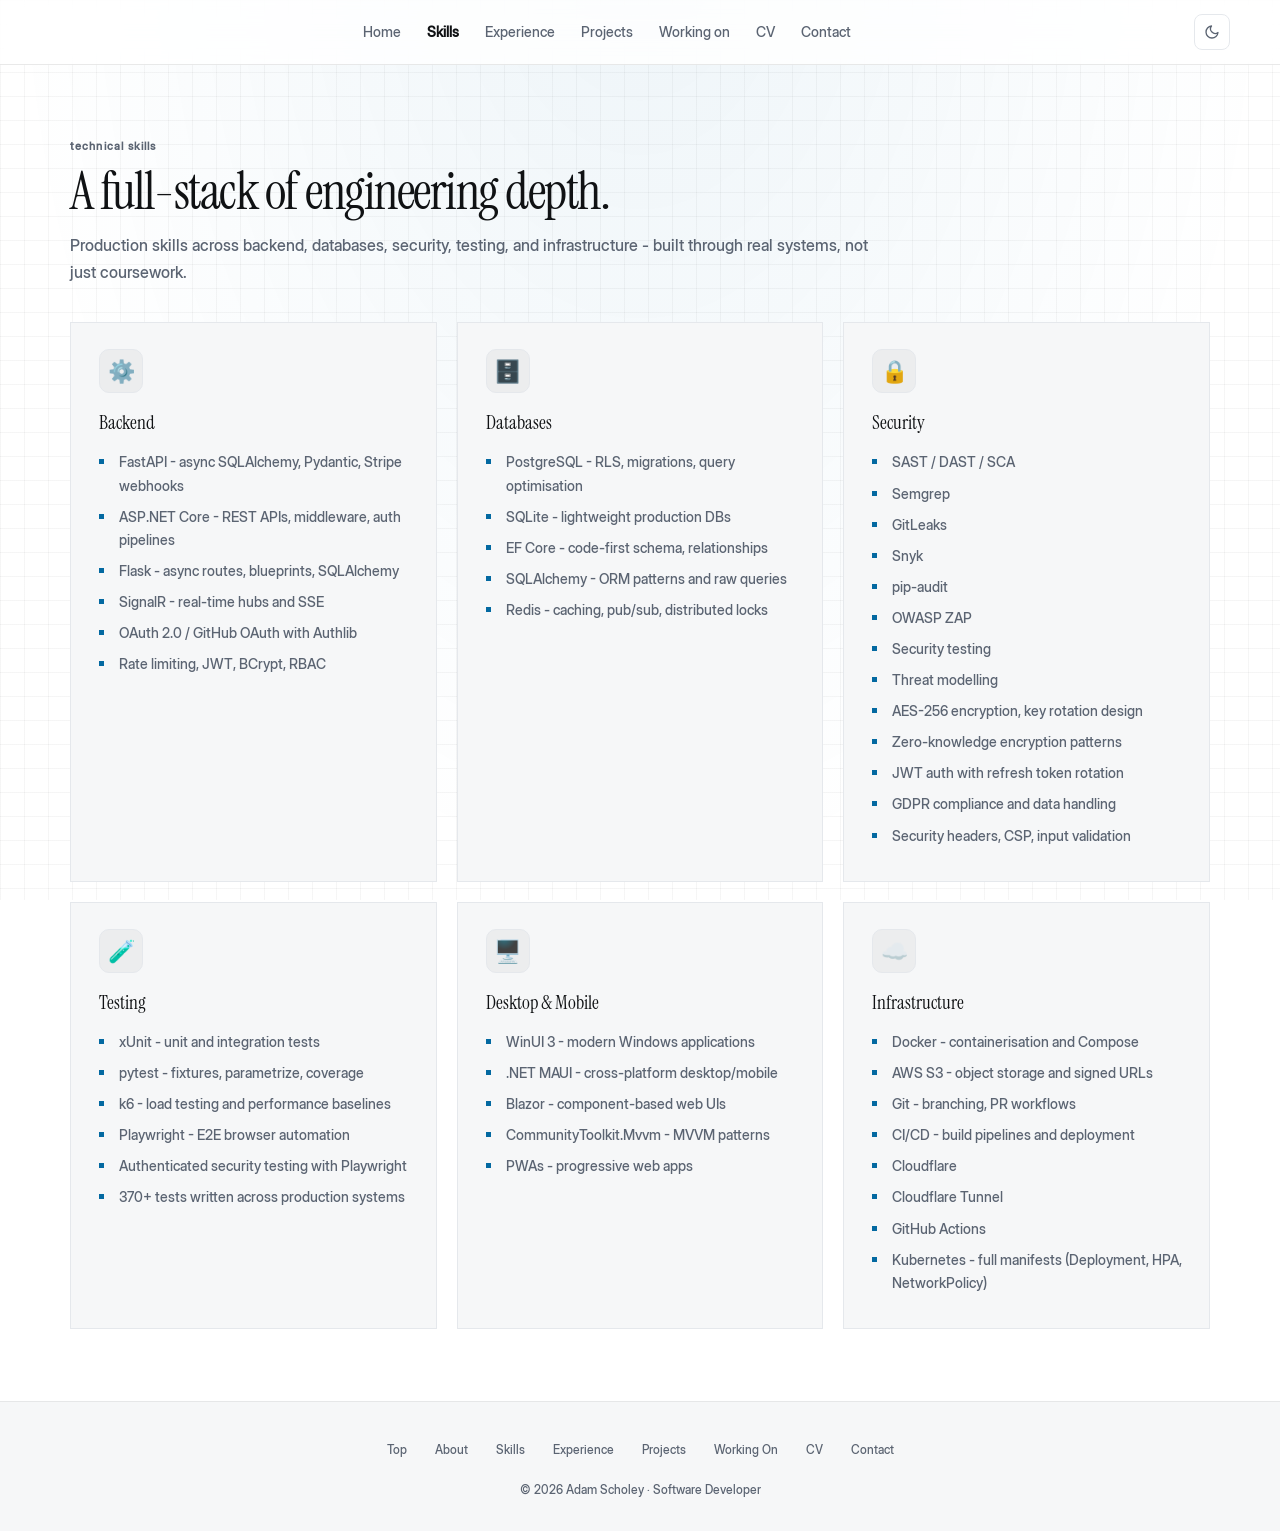
<file: skills.html>
<!DOCTYPE html>
<html lang="en" class="js">
<head>
<meta charset="UTF-8">
<meta name="color-scheme" content="light">
<meta name="viewport" content="width=device-width, initial-scale=1.0">
<meta name="description" content="Technical skills - Python, FastAPI, Flask, PostgreSQL, SQLAlchemy, Redis, C#/.NET, Docker, testing and security tooling.">
<meta property="og:type" content="website">
<meta property="og:site_name" content="Adam Scholey">
<meta property="og:title" content="Skills - Adam Scholey">
<meta property="og:description" content="Technical skills - Python, FastAPI, Flask, PostgreSQL, SQLAlchemy, Redis, C#/.NET, Docker, testing and security tooling.">
<meta property="og:url" content="https://adam-scholey.github.io/skills.html">
<meta property="og:image" content="https://adam-scholey.github.io/images/og-cover.jpg">
<meta name="twitter:card" content="summary_large_image">
<link rel="canonical" href="https://adam-scholey.github.io/skills.html">
<title>Skills - Adam Scholey</title>
<link rel="preconnect" href="https://fonts.googleapis.com">
<link rel="preconnect" href="https://fonts.gstatic.com" crossorigin>
<link rel="preload" as="style" href="https://fonts.googleapis.com/css2?family=Space+Grotesk:wght@500&family=Instrument+Serif:ital@0;1&family=Inter:wght@400;500;600;700&family=Instrument+Serif:ital@0;1&display=swap" onload="this.onload=null;this.rel='stylesheet'">
<noscript><link rel="stylesheet" href="https://fonts.googleapis.com/css2?family=Instrument+Serif:ital@0;1&family=Space+Grotesk:wght@500&family=Inter:wght@400;500;600;700&family=Instrument+Serif:ital@0;1&display=swap"></noscript>
<style>
@font-face { font-family:'Inter Display'; src:url('fonts/InterDisplay-Medium.ttf') format('truetype'); font-weight:500; font-style:normal; font-display:swap; }
:root{color-scheme:light;
  --bg:#ffffff;
  --panel:#f6f7f8;
  --panel2:#f6f7f8;
  --text:#101214;
  --muted:#5b6472;
  --soft:#5b6472;
  --gold:#0369a1;
  --gold2:#075985;
  --rose:#166534;
  --rose2:#15803d;
  --cream:#101214;
  --border:#e5e8ec;
  --border-hover:#c3cad2;
  --gold-border:rgba(3,105,161,.45);
  --shadow:none;
  --radius:0px;
}
*{box-sizing:border-box;margin:0;padding:0}
html{scroll-behavior:smooth;scroll-padding-top:80px}
body{
  font-family:'Inter Display','Inter',Arial,sans-serif;
  color:var(--text);
  background:var(--bg);
  line-height:1.65;
  overflow-x:hidden;
}
body::before{
  content:"";
  position:fixed;
  inset:0;
  z-index:-5;
  pointer-events:none;
  background:
    radial-gradient(ellipse at 50% -10%, rgba(3,105,161,.07) 0%, rgba(255,255,255,0) 70%),
    linear-gradient(to right, rgba(16,18,20,.04) 1px, transparent 1px),
    linear-gradient(to bottom, rgba(16,18,20,.04) 1px, transparent 1px);
  background-size:100% 100%, 24px 24px, 24px 24px;
  background-position:0 0, 0 0, 0 0;
}
.orb{
  position:fixed;
  inset:0;
  z-index:-1;
  pointer-events:none;
  background-size:200% 200%;
}
.orb.one{
  background-image:
    radial-gradient(ellipse 65% 55% at 15% 10%,  rgba(183,110,121,.42) 0%, transparent 60%),
    radial-gradient(ellipse 55% 65% at 88% 8%,   rgba(201,185,122,.35) 0%, transparent 60%),
    radial-gradient(ellipse 60% 50% at 50% 95%,  rgba(176,152,80,.30)  0%, transparent 60%),
    radial-gradient(ellipse 50% 50% at 92% 72%,  rgba(183,110,121,.26) 0%, transparent 55%),
    radial-gradient(ellipse 55% 45% at 8%  78%,  rgba(201,185,122,.24) 0%, transparent 55%);
  background-size:200% 200%;
  background-position:0% 0%;
  animation:drift-a 22s ease-in-out infinite alternate;
}
.orb.two{
  background-image:
    radial-gradient(ellipse 60% 50% at 72% 18%,  rgba(183,110,121,.28) 0%, transparent 58%),
    radial-gradient(ellipse 55% 60% at 18% 58%,  rgba(176,152,80,.26)  0%, transparent 58%),
    radial-gradient(ellipse 65% 45% at 82% 88%,  rgba(201,185,122,.24) 0%, transparent 58%);
  background-size:200% 200%;
  background-position:100% 100%;
  animation:drift-b 28s ease-in-out infinite alternate;
}
.orb.three{display:none}
@keyframes drift-a{
  0%  {background-position:0%   0%  }
  25% {background-position:60%  30% }
  50% {background-position:100% 60% }
  75% {background-position:40%  100%}
  100%{background-position:80%  20% }
}
@keyframes drift-b{
  0%  {background-position:100% 100%}
  25% {background-position:30%  70% }
  50% {background-position:0%   40% }
  75% {background-position:70%  0%  }
  100%{background-position:20%  80% }
}
a{color:inherit;text-decoration:none}

/* NAV */
nav{
  position:sticky;
  top:0;
  left:0;
  right:0;
  z-index:1000;
  padding:14px 20px;
  background:rgba(255,255,255,.82);
  border-bottom:1px solid rgba(16,18,20,.09);
  backdrop-filter:blur(12px);
  -webkit-backdrop-filter:blur(12px);
}
.nav-inner{position:relative;
  max-width:1180px;
  margin:auto;
  display:flex;
  align-items:center;
  justify-content:space-between;
  gap:20px;
}
.nav-flat{display:flex;align-items:center;margin:0 auto;gap:22px}
.nav-flat a{font-family:'Space Grotesk','Inter',Arial,sans-serif;color:var(--muted);font-size:14px;font-weight:500;padding:6px 2px;transition:color .18s ease}
.nav-flat a:hover{color:var(--text)}
.nav-flat a.active{color:var(--text);font-weight:600}
.nav-toggle{display:none;background:none;border:none;cursor:pointer;padding:8px;flex-direction:column;gap:5px;margin-left:auto}
.nav-toggle span{display:block;width:22px;height:2px;background:var(--text);transition:transform .25s,opacity .25s}
nav.open .nav-toggle span:nth-child(1){transform:translateY(7px) rotate(45deg)}
nav.open .nav-toggle span:nth-child(2){opacity:0}
nav.open .nav-toggle span:nth-child(3){transform:translateY(-7px) rotate(-45deg)}
.nav-links{display:none;position:absolute;top:calc(100% + 15px);right:0;min-width:250px;background:#fff;border:1px solid var(--border);border-radius:12px;padding:10px;box-shadow:0 18px 44px rgba(16,18,20,.14);flex-direction:column;z-index:1001}
nav.open .nav-links{display:flex}
.nav-links a{font-family:'Space Grotesk','Inter',Arial,sans-serif;color:var(--text);font-size:15px;font-weight:500;padding:10px 14px;border-radius:8px;transition:background-color .15s ease,color .15s ease}
.nav-links a:hover{background:var(--panel)}
.nav-links a.active{color:var(--text);font-weight:600}
.nav-links-foot{display:flex;gap:16px;margin-top:6px;padding:12px 14px 6px;border-top:1px solid var(--border)}
.nav-links-foot a{font-size:12.5px;color:var(--muted);padding:2px 0;border-radius:0}
.nav-links-foot a:hover{background:none;color:var(--text)}

main{position:relative;z-index:2}
section{
  max-width:1180px;
  margin:0 auto;
  padding:72px 20px;
}

/* HERO */
.hero{max-width:none;padding:0;display:block;min-height:0}
.hero-media{position:relative;height:calc(100vh - 60px);height:calc(100svh - 60px);min-height:480px;overflow:hidden;background:#101214}
.hero-media img{width:100%;height:100%;object-fit:cover;object-position:center;display:block}
.hero-shade{position:absolute;inset:0;background:linear-gradient(to top,rgba(10,15,25,.78) 0%,rgba(10,15,25,.3) 45%,rgba(10,15,25,.12) 100%)}
.hero-caption{position:absolute;left:0;right:0;bottom:0;padding:44px 40px;display:flex;justify-content:space-between;align-items:flex-end;gap:24px}
.hero-statement{font-family:'Instrument Serif',Georgia,serif;font-weight:400;color:#fff;font-size:clamp(38px,5.5vw,68px);line-height:1.02;letter-spacing:-1.5px;max-width:640px}
.hero-plate{text-align:right;color:#fff;flex-shrink:0}
.hero-plate strong{display:block;font-family:'Instrument Serif',Georgia,serif;font-weight:400;font-size:24px;letter-spacing:-.5px}
.hero-plate span{font-size:12.5px;color:rgba(255,255,255,.75);letter-spacing:.3px}

/* SECTION HEADS */
.section-head{margin-bottom:36px}
.kicker{
  color:var(--gold);
  font-size:11px;
  font-weight:600;
  text-transform:uppercase;
  letter-spacing:2.5px;
  margin-bottom:10px;
}
h1,h2{
  font-family:'Instrument Serif',Georgia,serif;
  font-weight:400;
  font-size:clamp(32px,5vw,52px);
  line-height:1.05;
  letter-spacing:-1.5px;
  margin-bottom:12px;
}
.subtitle{
  color:var(--muted);
  max-width:800px;
  font-size:16px;
  line-height:1.7;
}

/* CARDS */
.grid-2{display:grid;grid-template-columns:1.05fr .95fr;gap:22px}
.grid-3{display:grid;grid-template-columns:repeat(3,minmax(0,1fr));gap:20px}

.card,.proj-card,.repo-card{
  background:var(--panel);
  border:1px solid var(--border);
  border-radius:0;
  padding:26px 26px 26px 28px;
  transition:transform .2s ease,border-color .2s ease;
  position:relative;
  overflow:hidden;
}
@keyframes card-shine{
  0%,55%{transform:translateX(-120%)}
  100%{transform:translateX(120%)}
}
.card:hover,.proj-card:hover,.repo-card:hover{
  transform:translateY(-2px);
  border-color:var(--border-hover);
}
.tl-item{
  background:var(--panel);
  border:1px solid var(--border);
  border-radius:0;
  padding:26px 26px 26px 28px;
  position:relative;
  margin-bottom:22px;
  overflow:visible;
}
.card h3,.proj-card h3{
  color:var(--text);
  font-family:'Instrument Serif',Georgia,serif;
  font-weight:400;
  font-size:19px;
  margin-bottom:12px;
}
.repo-card h3{
  color:var(--gold);
  font-size:15px;
  font-weight:600;
  margin-bottom:10px;
}
.card p,.proj-card p,.repo-card p,.tl-item li{color:var(--muted);font-size:14px;line-height:1.7}
ul{padding-left:18px}
li{margin-bottom:8px}
.tags{display:flex;flex-wrap:wrap;gap:8px;margin-top:16px}
.tag{
  color:var(--soft);
  border:1px solid var(--border);
  border-radius:6px;
  padding:4px 9px;
  font-size:11px;
  letter-spacing:.2px;
  font-weight:500;
}

/* STAT CARDS */
.stat-grid{display:grid;grid-template-columns:repeat(2,minmax(0,1fr));gap:14px}
.stat-card{
  border-radius:0;
  padding:20px;
  border:1px solid var(--border);
  background:var(--panel);
  min-height:110px;
  display:flex;
  flex-direction:column;
  justify-content:center;
  transition:transform .2s ease,border-color .2s ease;
  position:relative;overflow:hidden;
}
.stat-card::after{content:"";position:absolute;left:0;top:0;bottom:0;width:3px;background:rgba(16,18,20,.09);transition:background .2s ease}
.stat-card:hover{transform:translateY(-2px);border-color:var(--border-hover)}
.stat-card:hover::after{background:var(--rose)}
.stat-card strong{
  color:var(--rose);
  font-family:'Instrument Serif',Georgia,serif;
  font-weight:400;
  font-size:28px;
  margin-bottom:4px;
}
.stat-card span{color:var(--muted);font-size:13px}

/* ICON */
.icon{
  width:44px;height:44px;
  display:grid;place-items:center;
  border-radius:10px;
  background:rgba(16,18,20,.04);
  border:1px solid var(--border);
  font-size:22px;
  margin-bottom:14px;
}

/* SKILL LIST */
.skill-list{list-style:none;padding-left:0}
.skill-list li{padding-left:20px;position:relative;font-size:14px;color:var(--muted)}
.skill-list li::before{content:"";position:absolute;left:0;top:9px;width:5px;height:5px;background:var(--gold)}

/* TIMELINE */
.timeline{position:relative;padding-left:28px}
.timeline::before{
  content:"";position:absolute;left:0;top:0;bottom:0;width:2px;
  background:linear-gradient(180deg,var(--gold),var(--rose),transparent);
}
.tl-item::before{
  content:"";position:absolute;left:-37px;top:28px;
  width:12px;height:12px;border-radius:999px;
  background:var(--bg);border:2px solid var(--gold);
}
.tl-date{color:var(--gold);font-size:12px;font-weight:600;margin-bottom:6px;letter-spacing:.3px}
.tl-role{font-family:'Space Grotesk','Inter',Arial,sans-serif;font-size:20px;margin-bottom:2px}
.tl-place{color:var(--rose);font-size:13px;margin-bottom:12px}

/* CONTACT */
.contact-panel{
  text-align:center;
  padding:50px 28px;
  background:var(--panel);
  border:1px solid var(--border);
  border-radius:var(--radius);
  position:relative;overflow:hidden;
}
.contact-links{
  display:flex;justify-content:center;flex-wrap:wrap;gap:14px;margin-top:28px;
}
.contact-links a{
  min-width:200px;padding:20px 20px 16px;
  border-radius:0;border:1px solid var(--border);
  background:var(--panel2);
  transition:transform .2s ease,border-color .2s ease;
  font-size:14px;font-weight:500;color:var(--text);
}
.contact-links a:hover{transform:translateY(-2px);border-color:var(--border-hover)}
.contact-icon{
  display:block;
  margin-bottom:12px;
  line-height:1;
}
.small{color:var(--soft);font-size:11px;margin-top:3px;display:block}

/* FOOTER */
footer{
  position:relative;z-index:2;
  border-top:1px solid rgba(16,18,20,.07);
  background:#f6f7f8;
  padding:32px 20px;
  text-align:center;
}
.footer-nav{display:flex;justify-content:center;flex-wrap:wrap;gap:12px;margin-bottom:14px}
.footer-nav a{color:var(--soft);font-size:12px;padding:6px 8px;transition:color .2s}
.footer-nav a:hover{color:var(--gold)}

/* REVEAL */
.reveal{opacity:1;transform:none}
.js .reveal{opacity:0;transform:translateY(24px);transition:opacity .7s ease,transform .7s ease}
.js .reveal.visible{opacity:1;transform:translateY(0)}

@media(max-width:960px){
  .grid-2,.grid-3{grid-template-columns:1fr}
}
@media(max-width:720px){
  .nav-inner{flex-direction:row;align-items:center}
  .nav-flat{display:none}
  .nav-toggle{display:flex}
  .nav-links{left:0;right:0;min-width:0;border-radius:0;border-left:none;border-right:none}
  .nav-links a{padding:11px 8px;font-size:17px}
  section{padding:60px 16px}
  .hero{padding:0}
  .hero-media{height:calc(100svh - 60px);min-height:0}
  .hero-caption{flex-direction:column;align-items:flex-start;gap:14px;padding:28px 20px}
  .hero-plate{text-align:left}
  .stat-grid{grid-template-columns:1fr}
  .contact-links a{width:100%}
}
/* PAGE VEIL */
.page-veil{position:fixed;inset:0;z-index:2000;background:var(--bg);opacity:0;pointer-events:none;transition:opacity .35s cubic-bezier(.4,0,.2,1)}
.js .page-veil{opacity:1}
.js .page-veil.ready{opacity:0}
@media (prefers-reduced-motion: reduce){
  .js .reveal,.js .reveal.visible{opacity:1;transform:none;transition:none}
  html{scroll-behavior:auto}
  .page-veil{transition:none}
  .js .page-veil{opacity:0}
  .stat-card,.contact-links a{transition:border-color .2s ease}
  .stat-card:hover,.contact-links a:hover{transform:none}
}
a:focus-visible,button:focus-visible,input:focus-visible,[tabindex]:focus-visible{outline:2px solid var(--gold);outline-offset:2px;border-radius:4px}
</style>
<link rel="stylesheet" href="theme.css">
<script src="theme.js"></script>
<script>document.documentElement.classList.add("js")</script>
</head>
<body>
<div class="page-veil" aria-hidden="true"></div>
<!-- background orbs removed -->

<nav>
  <div class="nav-inner">
    <div class="nav-flat">
      <a href="index.html">Home</a><a href="skills.html" class="active">Skills</a><a href="experience.html">Experience</a><a href="projects.html">Projects</a><a href="now.html">Working on</a><a href="cv.html">CV</a><a href="contact.html">Contact</a>
    </div>
    <div class="nav-links">
      <a href="index.html">Home</a>
      <a href="skills.html" class="active">Skills</a>
      <a href="experience.html">Experience</a>
      <a href="projects.html">Projects</a>
      <a href="diagrams.html">Docs &amp; architecture</a>
      <a href="now.html">Working on</a>
      <a href="cv.html">CV</a>
      <a href="contact.html">Contact</a>
      <div class="nav-links-foot">
        <a href="https://github.com/adam-scholey" target="_blank" rel="noopener">github</a>
        <a href="https://www.linkedin.com/in/adam-scholey-8306892b0/" target="_blank" rel="noopener">linkedin</a>
        <a href="mailto:adamscholey25@gmail.com">email</a>
      </div>
    </div>
    <button class="theme-toggle" id="theme-toggle" type="button" aria-label="Toggle dark mode" title="Toggle dark mode"><svg class="icon-moon" viewBox="0 0 24 24" fill="none" stroke="currentColor" stroke-width="2" stroke-linecap="round" stroke-linejoin="round" aria-hidden="true"><path d="M21 12.79A9 9 0 1 1 11.21 3 7 7 0 0 0 21 12.79z"/></svg><svg class="icon-sun" viewBox="0 0 24 24" fill="none" stroke="currentColor" stroke-width="2" stroke-linecap="round" aria-hidden="true"><circle cx="12" cy="12" r="4"/><path d="M12 2v2M12 20v2M4.9 4.9l1.4 1.4M17.7 17.7l1.4 1.4M2 12h2M20 12h2M4.9 19.1l1.4-1.4M17.7 6.3l1.4-1.4"/></svg></button>
    <button class="nav-toggle" id="nav-toggle" aria-label="Menu" aria-expanded="false"><span></span><span></span><span></span></button>
  </div>
</nav>

<main id="top"><section id="skills" class="reveal">
    <div class="section-head">
      <div class="kicker">Technical Skills</div>
      <h1>A full-stack of engineering depth.</h1>
      <p class="subtitle">Production skills across backend, databases, security, testing, and infrastructure - built through real systems, not just coursework.</p>
    </div>
    <div class="grid-3">
      <div class="card">
        <div class="icon">⚙️</div>
        <h3>Backend</h3>
        <ul class="skill-list">
          <li>FastAPI - async SQLAlchemy, Pydantic, Stripe webhooks</li>
          <li>ASP.NET Core - REST APIs, middleware, auth pipelines</li>
          <li>Flask - async routes, blueprints, SQLAlchemy</li>
          <li>SignalR - real-time hubs and SSE</li>
          <li>OAuth 2.0 / GitHub OAuth with Authlib</li>
          <li>Rate limiting, JWT, BCrypt, RBAC</li>
        </ul>
      </div>
      <div class="card">
        <div class="icon">🗄️</div>
        <h3>Databases</h3>
        <ul class="skill-list">
          <li>PostgreSQL - RLS, migrations, query optimisation</li>
          <li>SQLite - lightweight production DBs</li>
          <li>EF Core - code-first schema, relationships</li>
          <li>SQLAlchemy - ORM patterns and raw queries</li>
          <li>Redis - caching, pub/sub, distributed locks</li>
        </ul>
      </div>
      <div class="card">
        <div class="icon">🔒</div>
        <h3>Security</h3>
        <ul class="skill-list">
          <li>SAST / DAST / SCA</li>
          <li>Semgrep</li>
          <li>GitLeaks</li>
          <li>Snyk</li>
          <li>pip-audit</li>
          <li>OWASP ZAP</li>
          <li>Security testing</li>
          <li>Threat modelling</li>
          <li>AES-256 encryption, key rotation design</li>
          <li>Zero-knowledge encryption patterns</li>
          <li>JWT auth with refresh token rotation</li>
          <li>GDPR compliance and data handling</li>
          <li>Security headers, CSP, input validation</li>
        </ul>
      </div>
      <div class="card">
        <div class="icon">🧪</div>
        <h3>Testing</h3>
        <ul class="skill-list">
          <li>xUnit - unit and integration tests</li>
          <li>pytest - fixtures, parametrize, coverage</li>
          <li>k6 - load testing and performance baselines</li>
          <li>Playwright - E2E browser automation</li>
          <li>Authenticated security testing with Playwright</li>
          <li>370+ tests written across production systems</li>
        </ul>
      </div>
      <div class="card">
        <div class="icon">🖥️</div>
        <h3>Desktop &amp; Mobile</h3>
        <ul class="skill-list">
          <li>WinUI 3 - modern Windows applications</li>
          <li>.NET MAUI - cross-platform desktop/mobile</li>
          <li>Blazor - component-based web UIs</li>
          <li>CommunityToolkit.Mvvm - MVVM patterns</li>
          <li>PWAs - progressive web apps</li>
        </ul>
      </div>
      <div class="card">
        <div class="icon">☁️</div>
        <h3>Infrastructure</h3>
        <ul class="skill-list">
          <li>Docker - containerisation and Compose</li>
          <li>AWS S3 - object storage and signed URLs</li>
          <li>Git - branching, PR workflows</li>
          <li>CI/CD - build pipelines and deployment</li>
          <li>Cloudflare</li>
          <li>Cloudflare Tunnel</li>
          <li>GitHub Actions</li>
          <li>Kubernetes - full manifests (Deployment, HPA, NetworkPolicy)</li>
        </ul>
      </div>
    </div>
  </section>

  </main>

<footer>
  <div class="footer-nav">
    <a href="#top">Top</a>
    <a href="#about">About</a>
    <a href="#skills">Skills</a>
    <a href="#experience">Experience</a>
    <a href="projects.html">Projects</a>
    <a href="now.html">Working On</a>
    <a href="cv.html">CV</a>
    <a href="#contact">Contact</a>
  </div>
  <p style="color:var(--soft);font-size:12px">© <span id="year">2026</span> Adam Scholey · Software Developer</p>
</footer>

<script>
document.documentElement.classList.add("js");

const reveals=document.querySelectorAll(".reveal");
const observer=new IntersectionObserver(function(entries){
  entries.forEach(function(entry){
    if(entry.isIntersecting){entry.target.classList.add("visible");observer.unobserve(entry.target)}
  });
},{threshold:.1,rootMargin:"0px 0px -50px 0px"});
reveals.forEach(function(s){observer.observe(s)});


// Mobile nav toggle
const navToggle=document.getElementById("nav-toggle");
if(navToggle){navToggle.addEventListener("click",function(){document.querySelector("nav").classList.toggle("open")})}
document.querySelectorAll(".nav-links a").forEach(function(l){l.addEventListener("click",function(){document.querySelector("nav").classList.remove("open")})});
document.addEventListener("click",function(e){var nav=document.querySelector("nav");if(nav&&nav.classList.contains("open")&&!nav.contains(e.target))nav.classList.remove("open")});
document.addEventListener("keydown",function(e){if(e.key==="Escape"){var nav=document.querySelector("nav");if(nav)nav.classList.remove("open")}});

document.getElementById("year").textContent=new Date().getFullYear();
</script>
<script>
// Page transitions: veil fades in over outgoing page, fades out once the
// destination is ready. Timing: FADE_MS (350ms) matches the .page-veil CSS.
var veil=document.querySelector(".page-veil");
var FADE_MS=350;
var navTimer=null;
var reducedMotion=window.matchMedia("(prefers-reduced-motion: reduce)").matches;
function veilIn(){if(veil){requestAnimationFrame(function(){requestAnimationFrame(function(){veil.classList.add("ready")})})}}
function veilOut(){if(veil){veil.classList.remove("ready")}}
veilIn();
window.addEventListener("pageshow",function(){navTimer=null;veilIn()});
document.addEventListener("click",function(e){
  if(e.defaultPrevented||e.button!==0||e.metaKey||e.ctrlKey||e.shiftKey||e.altKey||navTimer)return;
  var a=e.target.closest("a[href]");
  if(!a||a.target||a.hasAttribute("download"))return;
  var h=a.getAttribute("href");
  if(!h||h.charAt(0)==="#"||h.indexOf("mailto:")===0||h.indexOf("tel:")===0||h.indexOf("javascript:")===0)return;
  var u;
  try{u=new URL(h,location.href)}catch(err){return}
  if(u.origin!==location.origin||u.href===location.href)return;
  e.preventDefault();
  if(reducedMotion){location.href=u.href;return}
  veilOut();
  navTimer=setTimeout(function(){location.href=u.href},FADE_MS);
  setTimeout(function(){if(navTimer&&document.visibilityState==="visible"){navTimer=null;veilIn()}},3000);
});

// Prefetch eligible internal pages on hover/touch
var prefetched={};
function prefetchPage(h){
  if(prefetched[h])return;
  prefetched[h]=true;
  var l=document.createElement("link");l.rel="prefetch";l.href=h;document.head.appendChild(l);
}
function maybePrefetch(e){
  var t=e.target&&e.target.closest?e.target.closest("a[href]"):null;
  if(!t||t.target||t.hasAttribute("download"))return;
  var h=t.getAttribute("href");
  if(!h||h.charAt(0)==="#"||h.indexOf("mailto:")===0||h.indexOf("tel:")===0||h.indexOf("javascript:")===0)return;
  try{var u=new URL(h,location.href);if(u.origin===location.origin)prefetchPage(u.href)}catch(err){/* malformed URL - skip prefetch */}
}
document.addEventListener("pointerover",maybePrefetch,{passive:true});
document.addEventListener("touchstart",maybePrefetch,{passive:true});
</script>
</body>
</html>
</file>
<file: theme.css>
/* ============================================================
   Shared theme layer — editorial typography inspired by
   diamsystems.co.uk (Instrument Serif headings, Inter Display
   body, lowercase kickers) plus optional dark mode.
   Loaded after each page's inline <style> so these rules win.
   ============================================================ */

:root{
  --font-serif:'Instrument Serif',Georgia,'Times New Roman',serif;
  --font-sans:'Inter Display','Inter',Arial,sans-serif;
}

/* --- Typography ------------------------------------------------- */

h1,h2,h3,h4{font-family:var(--font-serif);font-weight:400}
.slide-title,.show-title,.personal-head h3,.diagram-info h3,
.markdown-body h1,.markdown-body h2,.markdown-body h3,.cv-name,.now-card h3,.card h3{
  font-family:var(--font-serif);font-weight:400;
}

.nav-flat a,.nav-links a,.nav-links-foot a,.slide-kicker,.slide-link,
.hero-facts .f-title,.card-link,.more-link a,.stack-label,.tl-role,
.mini-card h4,.list-title,.diagram-info h4,.kicker{
  font-family:var(--font-sans);
}

/* Lowercase editorial kickers */
.slide-kicker,.stack-label,.kicker{
  text-transform:lowercase;
  letter-spacing:.1em;
}
.kicker{color:var(--muted)}

/* --- Theme toggle button ---------------------------------------- */

.theme-toggle{
  display:inline-flex;align-items:center;justify-content:center;
  width:36px;height:36px;margin-left:10px;padding:0;
  background:none;border:1px solid var(--border);border-radius:8px;
  color:var(--muted);cursor:pointer;flex-shrink:0;
  transition:color .15s ease,border-color .15s ease;
}
.theme-toggle:hover{color:var(--text);border-color:var(--border-hover)}
.theme-toggle svg{width:16px;height:16px;display:block}
.theme-toggle .icon-sun{display:none}
html[data-theme="dark"] .theme-toggle .icon-sun{display:block}
html[data-theme="dark"] .theme-toggle .icon-moon{display:none}

/* --- Dark mode --------------------------------------------------- */

html[data-theme="dark"]{color-scheme:dark}
html[data-theme="dark"]{
  --bg:#101114;
  --panel:#17181c;
  --panel2:#1c1d22;
  --text:#eef1f4;
  --muted:#9aa5b1;
  --soft:#8b95a1;
  --gold:#60a5fa;
  --gold2:#93c5fd;
  --rose:#4ade80;
  --rose2:#86efac;
  --cream:#eef1f4;
  --border:rgba(255,255,255,.13);
  --border-hover:rgba(255,255,255,.28);
  --gold-border:rgba(96,165,250,.4);
  --accent:#60a5fa;
  --accent-hover:#93c5fd;
  --green-bg:rgba(74,222,128,.12);
  --green-text:#4ade80;
  --blue-bg:rgba(96,165,250,.12);
  --blue-text:#93c5fd;
}

html[data-theme="dark"] body::before{
  background:
    radial-gradient(ellipse at 50% -10%, rgba(96,165,250,.08) 0%, rgba(255,255,255,0) 70%),
    linear-gradient(to right, rgba(255,255,255,.035) 1px, transparent 1px),
    linear-gradient(to bottom, rgba(255,255,255,.035) 1px, transparent 1px);
}

html[data-theme="dark"] nav{
  background:rgba(16,17,20,.82);
  border-bottom-color:rgba(255,255,255,.1);
}
html[data-theme="dark"] .nav-links{
  background:#1a1b1f;
  box-shadow:0 18px 44px rgba(0,0,0,.55);
}
html[data-theme="dark"] footer{
  background:var(--panel);
  border-top-color:rgba(255,255,255,.1);
}
html[data-theme="dark"] .stat-card::after{background:rgba(255,255,255,.12)}
html[data-theme="dark"] .slide-kicker{color:rgba(255,255,255,.6)}
html[data-theme="dark"] .slide-sub{color:rgba(255,255,255,.75)}
html[data-theme="dark"] .doc-item:hover{background:rgba(255,255,255,.06)}
html[data-theme="dark"] .filter-btn.active{color:var(--bg)}
html[data-theme="dark"] .btn.primary{background:var(--text);color:var(--bg)}
html[data-theme="dark"] .markdown-body code{
  background:rgba(96,165,250,.12);
  color:#93c5fd;
}

/* --- Print: always render the light CV --------------------------- */

@media print{
  html[data-theme="dark"]{
    color-scheme:light;
    --bg:#ffffff;--panel:#f6f7f8;--panel2:#f6f7f8;
    --text:#101214;--muted:#5b6472;--soft:#5b6472;
    --gold:#0369a1;--gold2:#075985;--gold-border:rgba(3,105,161,.45);
    --rose:#166534;--rose2:#15803d;--cream:#101214;
    --border:#e5e8ec;--border-hover:#c3cad2;
    --accent:#0369a1;--accent-hover:#075985;
    --green-bg:#dcfce7;--green-text:#166534;
    --blue-bg:#e0f2fe;--blue-text:#075985;
  }
  html[data-theme="dark"] body::before{display:none}
}
</file>
